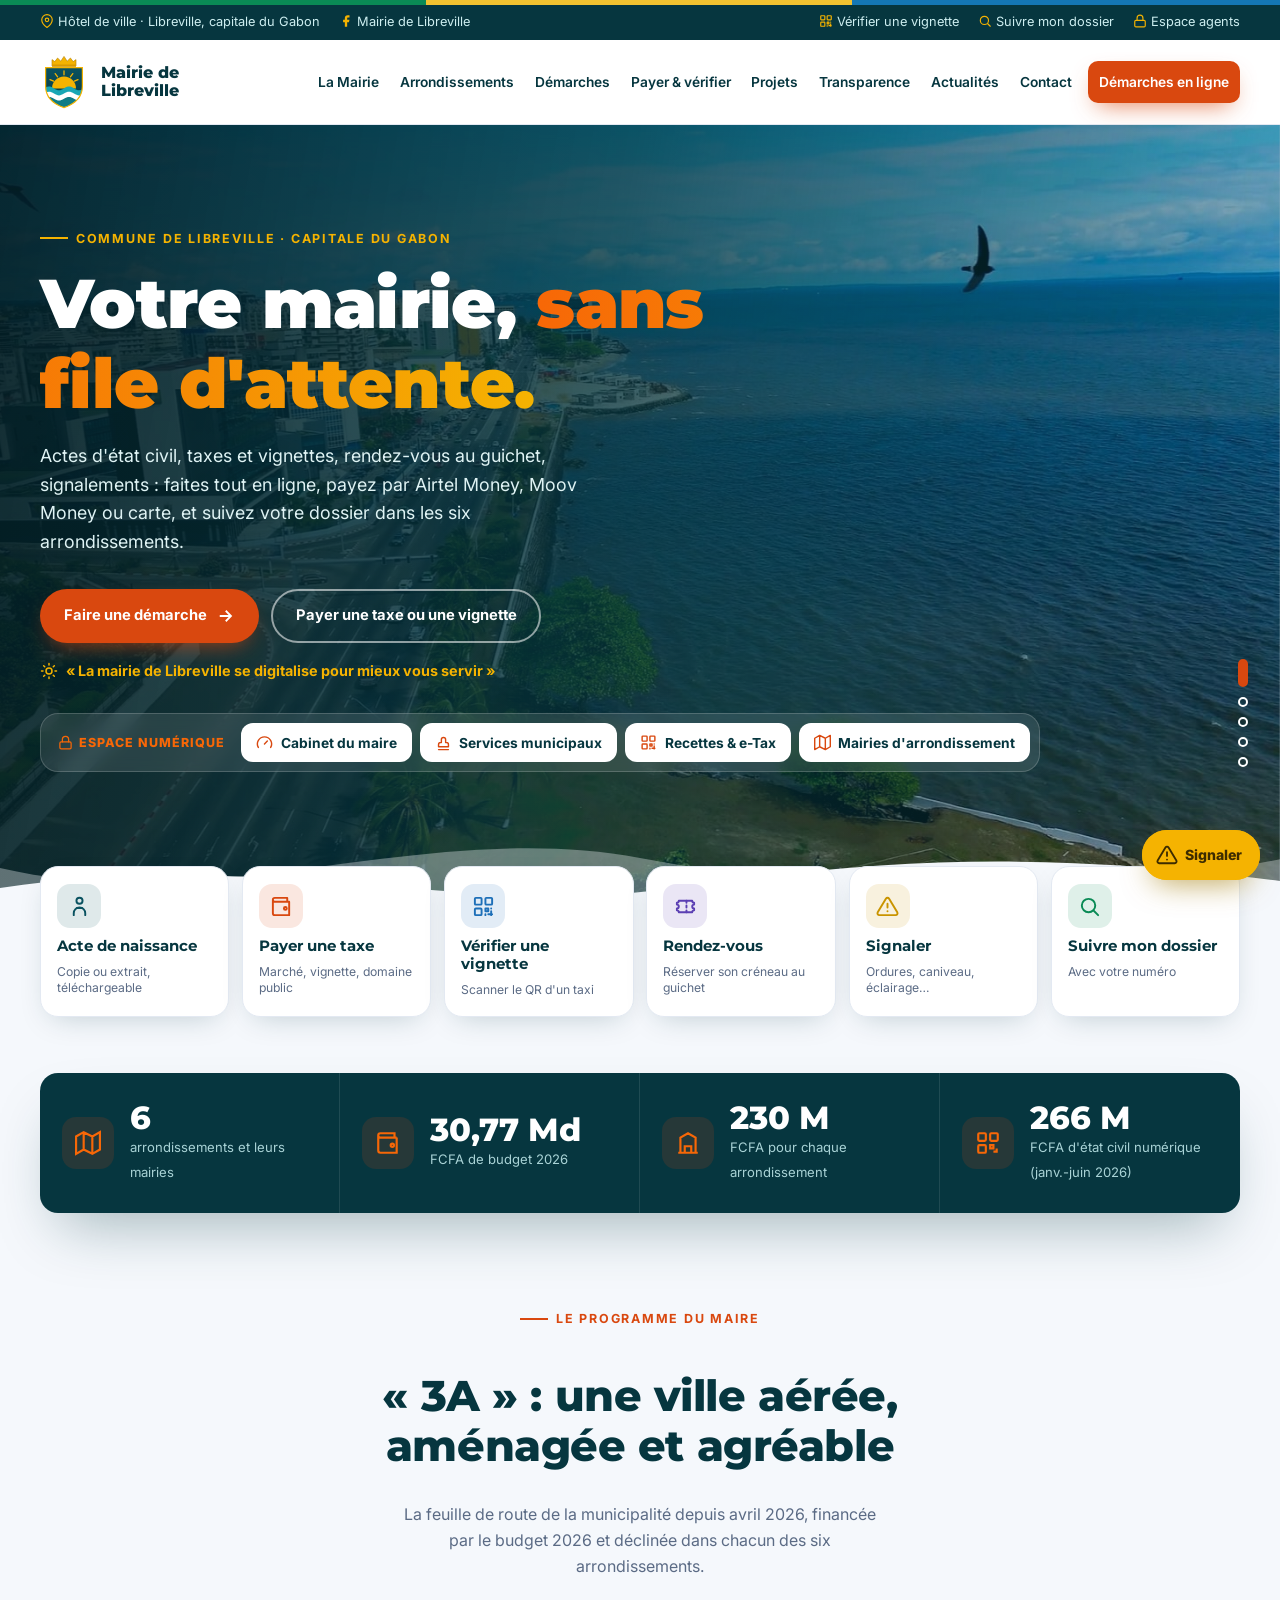
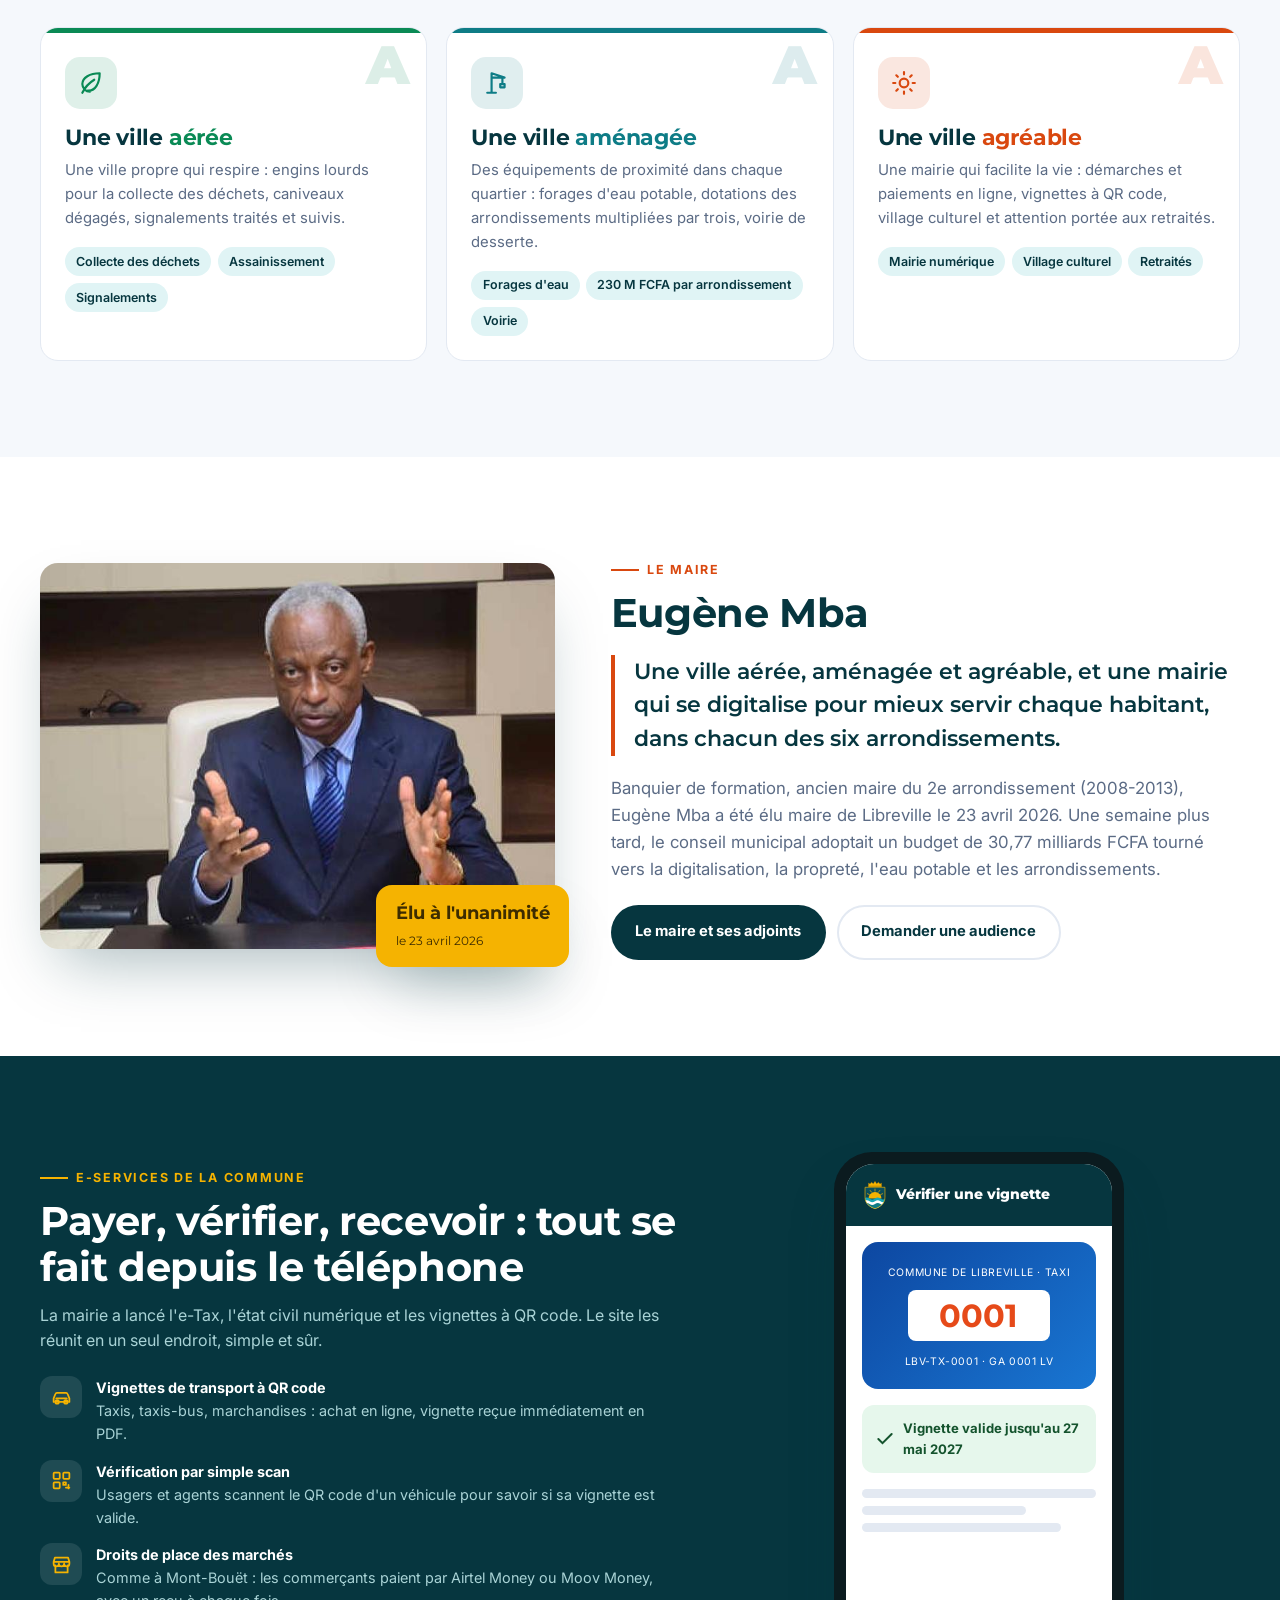
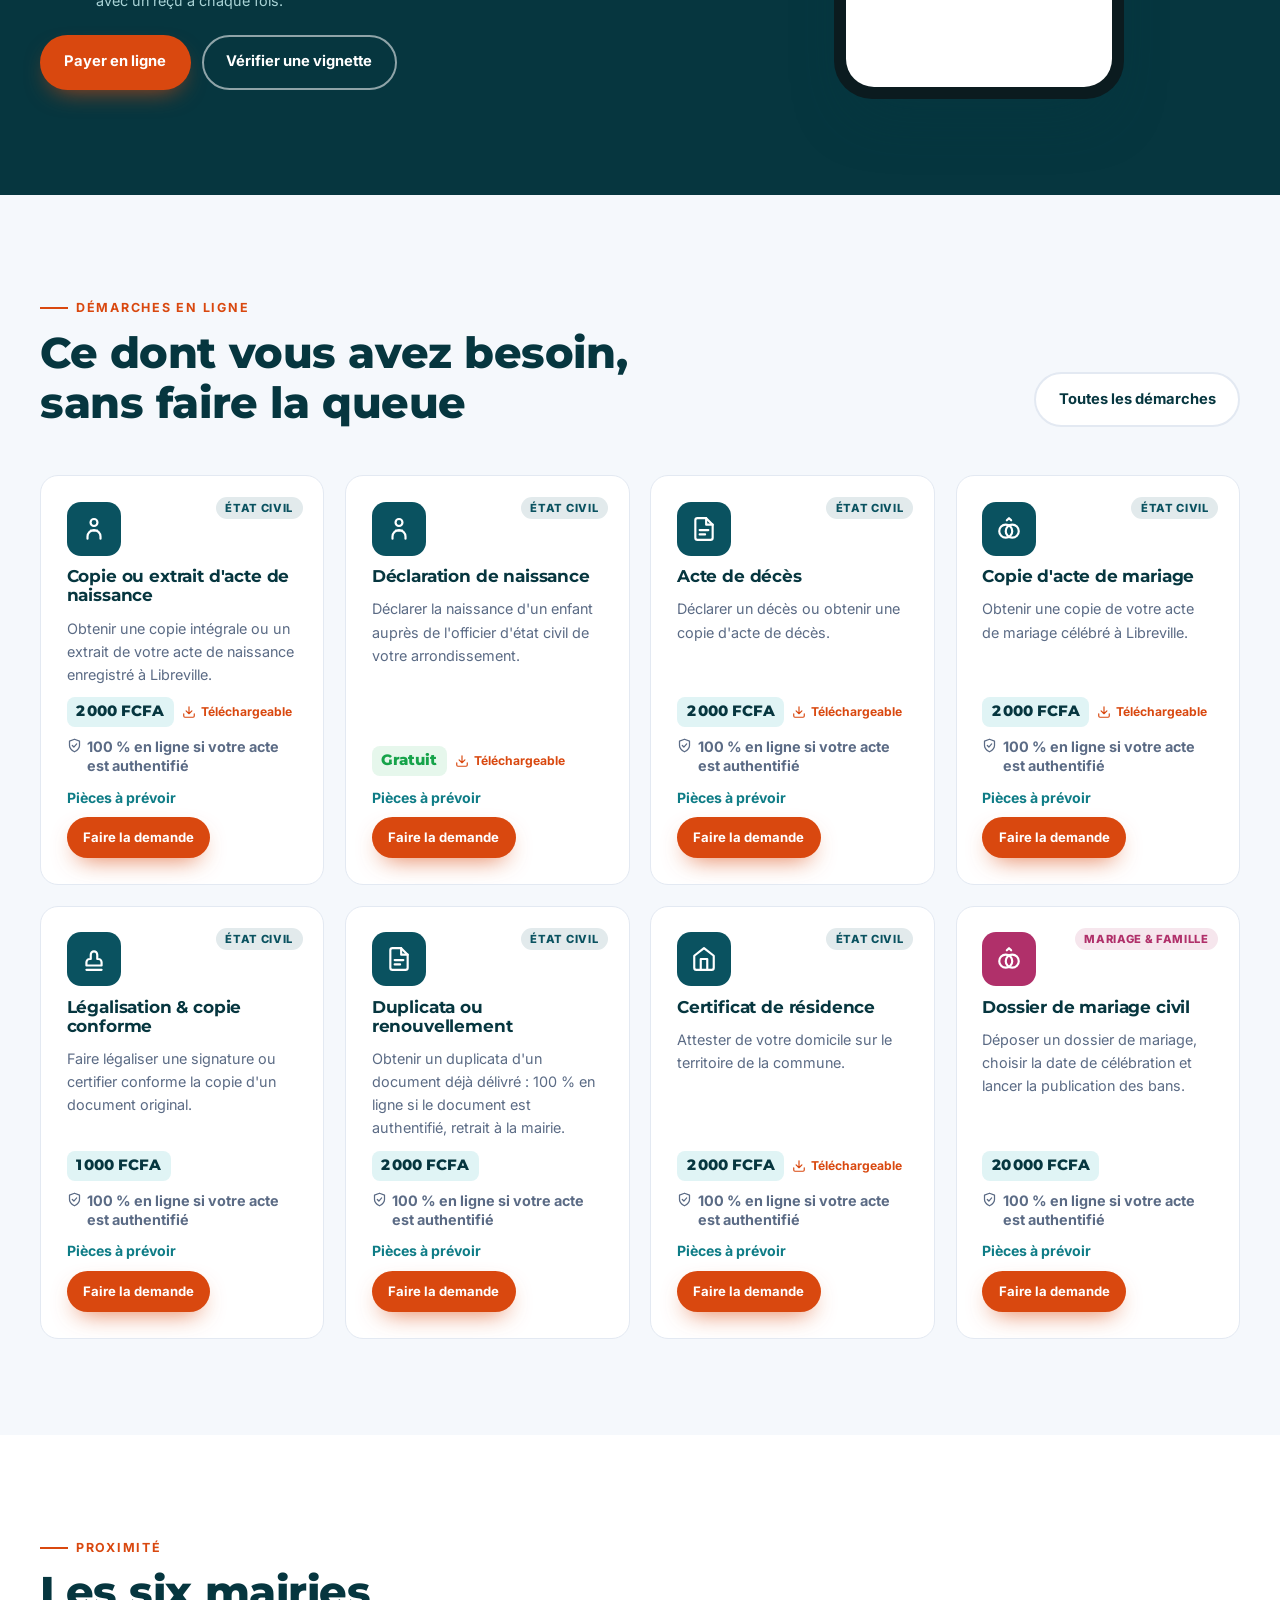
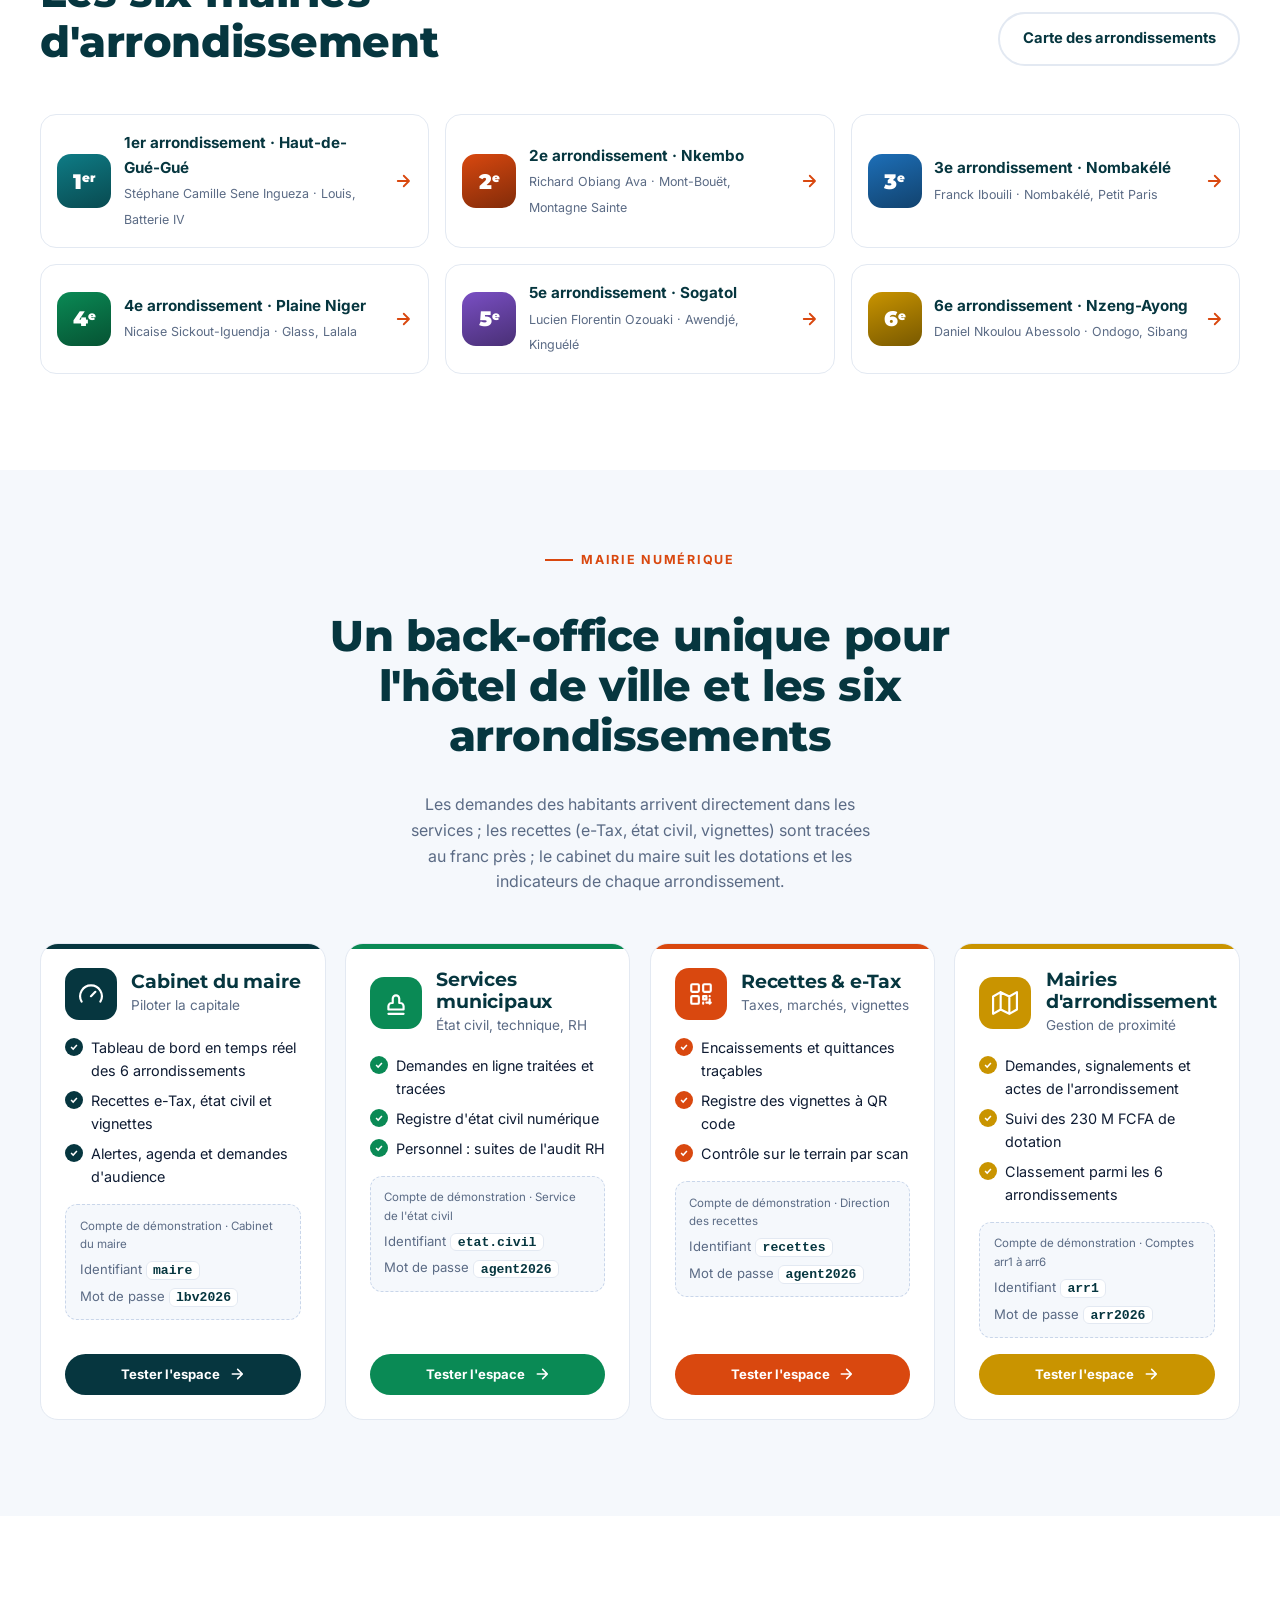
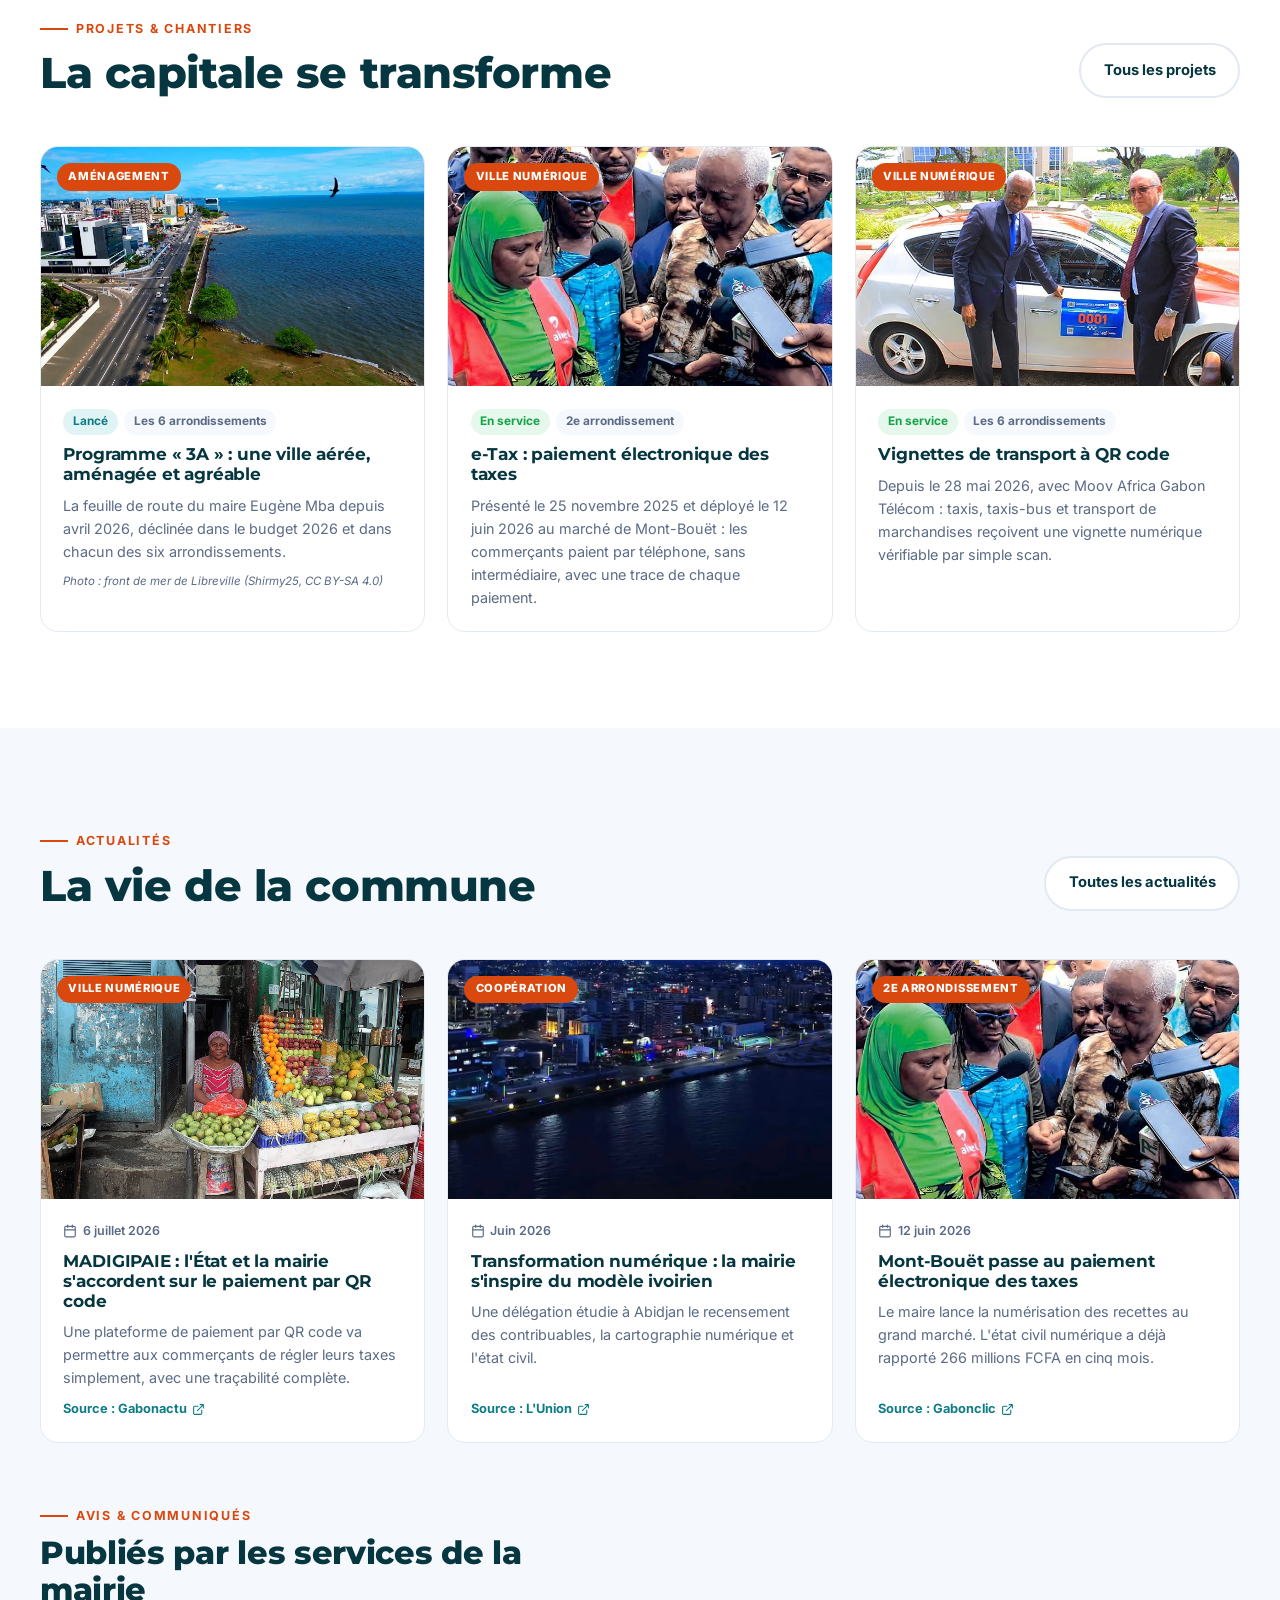
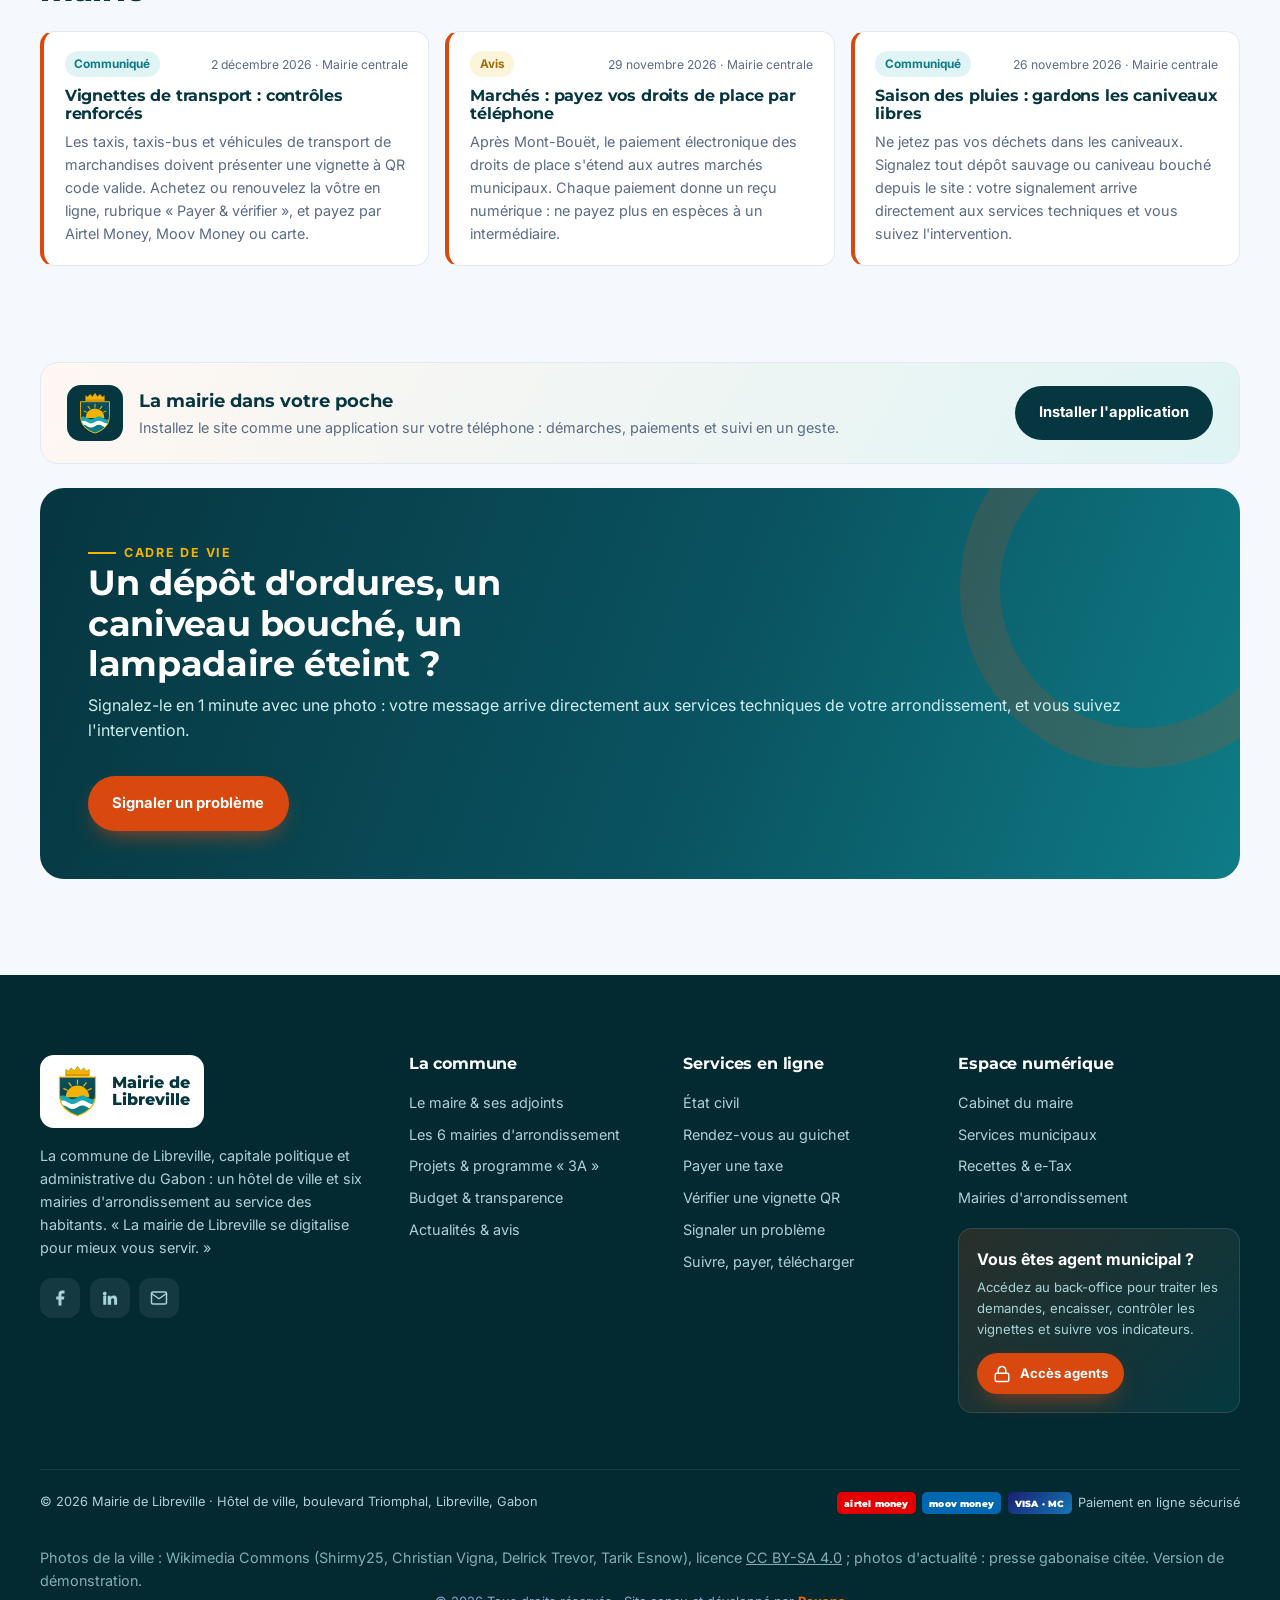
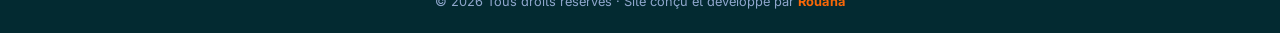
<file: index.html>
<!doctype html>
<html lang="fr">
<head>
<meta charset="utf-8">
<meta name="viewport" content="width=device-width, initial-scale=1, viewport-fit=cover">
<meta name="color-scheme" content="only light">
<meta name="theme-color" content="#06363f">
<title>Mairie de Libreville – Démarches, taxes et vignettes en ligne</title>
<meta name="description" content="Mairie de Libreville, capitale du Gabon : démarches d'état civil en ligne, paiement des taxes et des vignettes à QR code, rendez-vous au guichet, signalements, six mairies d'arrondissement.">
<meta property="og:title" content="Mairie de Libreville">
<meta property="og:description" content="La mairie de Libreville se digitalise pour mieux vous servir : démarches, paiements, vignettes QR, suivi en ligne.">
<meta property="og:image" content="assets/img/front-de-mer.jpg">
<link rel="icon" href="assets/img/logo-lbv.svg">
<link rel="manifest" href="manifest.webmanifest">
<link rel="apple-touch-icon" href="assets/img/icon-192.png">
<link rel="preconnect" href="https://fonts.googleapis.com"><link rel="preconnect" href="https://fonts.gstatic.com" crossorigin>
<link href="https://fonts.googleapis.com/css2?family=Inter:wght@400;500;600;700&family=Montserrat:wght@600;700;800;900&display=swap" rel="stylesheet">
<link rel="stylesheet" href="assets/css/style.css">
</head>
<body data-page="index">
<div class="flagbar"></div>
<div id="site-header"></div>

<section class="hero" style="padding:0">
  <div class="hero-slides">
    <figure class="on"><img src="assets/img/front-de-mer.jpg" alt=""></figure>
    <figure><img src="assets/img/vignette-0001.jpg" alt="" style="object-position:center 30%"></figure>
    <figure><img src="assets/img/bord-de-mer.jpg" alt=""></figure>
    <figure><img src="assets/img/mont-bouet.jpg" alt="" style="object-position:center 25%"></figure>
    <figure><img src="assets/img/voie-express.jpg" alt=""></figure>
  </div>
  <div class="wrap">
    <span class="eyebrow rv">Commune de Libreville · Capitale du Gabon</span>
    <h1 class="rv d1">Votre mairie, <em>sans file d'attente.</em></h1>
    <p class="lead rv d2">Actes d'état civil, taxes et vignettes, rendez-vous au guichet, signalements : faites tout en ligne, payez par Airtel Money, Moov Money ou carte, et suivez votre dossier dans les six arrondissements.</p>
    <div class="cta rv d3">
      <a class="btn btn-orange" href="demarches.html#demande">Faire une démarche <svg viewBox="0 0 24 24" fill="none" stroke="currentColor" stroke-width="2.4"><path d="M5 12h14M13 5l7 7-7 7"/></svg></a>
      <a class="btn btn-ghost" href="payer.html">Payer une taxe ou une vignette</a>
    </div>
    <p class="slogan rv d3"><svg viewBox="0 0 24 24" fill="none" stroke="currentColor" stroke-width="2" stroke-linecap="round"><circle cx="12" cy="12" r="4"/><path d="M12 2v2M12 20v2M4.9 4.9l1.4 1.4M17.7 17.7l1.4 1.4M2 12h2M20 12h2M4.9 19.1l1.4-1.4M17.7 6.3l1.4-1.4"/></svg>« La mairie de Libreville se digitalise pour mieux vous servir »</p>
    <div class="quick rv d3" id="quick-access"></div>
  </div>
  <div class="hero-dots"></div>
  <svg class="wave" viewBox="0 0 1440 110" preserveAspectRatio="none" aria-hidden="true">
    <path d="M0 60 C 240 110 480 10 720 50 S 1200 100 1500 40 V110 H0Z" fill="rgba(245,248,252,.35)"/>
    <path d="M0 80 C 300 40 520 110 760 80 S 1180 40 1500 80 V110 H0Z" fill="#f5f8fc"/>
  </svg>
</section>

<section class="do-sec"><div class="wrap">
  <div class="do-grid" id="do-grid"></div>
</div></section>

<div class="stats" style="margin-top:2.5rem"><div class="wrap"><div class="grid">
  <div class="stat"><div class="ic"><svg viewBox="0 0 24 24" fill="none" stroke="currentColor" stroke-width="2"><path d="M1 6v16l7-4 8 4 7-4V2l-7 4-8-4-7 4zM8 2v16M16 6v16"/></svg></div><div><b data-count="6">0</b><span>arrondissements et leurs mairies</span></div></div>
  <div class="stat"><div class="ic"><svg viewBox="0 0 24 24" fill="none" stroke="currentColor" stroke-width="2"><path d="M20 7H5a2 2 0 010-4h13v4M3 5v14a2 2 0 002 2h15V7"/><circle cx="16" cy="14" r="1.5"/></svg></div><div><b data-count="30.77" data-dec="2" data-suffix=" Md">0</b><span>FCFA de budget 2026</span></div></div>
  <div class="stat"><div class="ic"><svg viewBox="0 0 24 24" fill="none" stroke="currentColor" stroke-width="2"><path d="M3 21h18M5 21V7l7-4 7 4v14M9 21v-6h6v6"/></svg></div><div><b data-count="230" data-suffix=" M">0</b><span>FCFA pour chaque arrondissement</span></div></div>
  <div class="stat"><div class="ic"><svg viewBox="0 0 24 24" fill="none" stroke="currentColor" stroke-width="2"><rect x="3" y="3" width="7" height="7" rx="1"/><rect x="14" y="3" width="7" height="7" rx="1"/><rect x="3" y="14" width="7" height="7" rx="1"/><path d="M14 14h3v3h-3zM17 20h4M20 17v4"/></svg></div><div><b data-count="266" data-suffix=" M">0</b><span>FCFA d'état civil numérique (janv.-juin 2026)</span></div></div>
</div></div></div>

<section>
  <div class="wrap">
    <div class="center"><div class="sec-head"><span class="eyebrow rv">Le programme du maire</span><h2 class="rv d1">« 3A » : une ville aérée, aménagée et agréable</h2><p class="rv d2">La feuille de route de la municipalité depuis avril 2026, financée par le budget 2026 et déclinée dans chacun des six arrondissements.</p></div></div>
    <div class="p3a" id="p3a"></div>
  </div>
</section>

<section class="bg-white">
  <div class="wrap mot">
    <div class="ph rv"><img src="assets/img/maire.jpg" alt="Eugène Mba, maire de Libreville" style="object-position:center 30%"><div class="badge"><b>Élu à l'unanimité</b><span>le 23 avril 2026</span></div></div>
    <div>
      <span class="eyebrow rv">Le maire</span>
      <h2 class="rv d1" style="font-size:clamp(1.7rem,3.2vw,2.5rem);color:var(--navy);margin-top:.6rem">Eugène Mba</h2>
      <blockquote class="rv d2">Une ville aérée, aménagée et agréable, et une mairie qui se digitalise pour mieux servir chaque habitant, dans chacun des six arrondissements.</blockquote>
      <p class="lead-p rv d2">Banquier de formation, ancien maire du 2e arrondissement (2008-2013), Eugène Mba a été élu maire de Libreville le 23 avril 2026. Une semaine plus tard, le conseil municipal adoptait un budget de 30,77 milliards FCFA tourné vers la digitalisation, la propreté, l'eau potable et les arrondissements.</p>
      <div class="cta rv d3" style="display:flex;gap:.7rem;flex-wrap:wrap;margin-top:1.4rem"><a class="btn btn-navy" href="mairie.html">Le maire et ses adjoints</a><a class="btn btn-line" href="demarches.html?d=audience#demande">Demander une audience</a></div>
    </div>
  </div>
</section>

<section class="bg-navy">
  <div class="wrap eserv">
    <div>
      <span class="eyebrow">e-Services de la commune</span>
      <h2>Payer, vérifier, recevoir : tout se fait depuis le téléphone</h2>
      <p>La mairie a lancé l'e-Tax, l'état civil numérique et les vignettes à QR code. Le site les réunit en un seul endroit, simple et sûr.</p>
      <div class="feats">
        <div class="feat"><span class="i"><svg viewBox="0 0 24 24" fill="none" stroke="currentColor" stroke-width="2" stroke-linecap="round" stroke-linejoin="round"><path d="M5 17h14M3 17v-4l2-5a2 2 0 012-1.3h10A2 2 0 0119 8l2 5v4M6 13h12"/><circle cx="7" cy="17" r="2"/><circle cx="17" cy="17" r="2"/></svg></span><span><b>Vignettes de transport à QR code</b><span>Taxis, taxis-bus, marchandises : achat en ligne, vignette reçue immédiatement en PDF.</span></span></div>
        <div class="feat"><span class="i"><svg viewBox="0 0 24 24" fill="none" stroke="currentColor" stroke-width="2" stroke-linecap="round" stroke-linejoin="round"><rect x="3" y="3" width="7" height="7" rx="1"/><rect x="14" y="3" width="7" height="7" rx="1"/><rect x="3" y="14" width="7" height="7" rx="1"/><path d="M14 14h3v3h-3zM17 20h4M20 17v4"/></svg></span><span><b>Vérification par simple scan</b><span>Usagers et agents scannent le QR code d'un véhicule pour savoir si sa vignette est valide.</span></span></div>
        <div class="feat"><span class="i"><svg viewBox="0 0 24 24" fill="none" stroke="currentColor" stroke-width="2" stroke-linecap="round" stroke-linejoin="round"><path d="M3 9l1.5-5h15L21 9M3 9h18v2a3 3 0 01-6 0 3 3 0 01-6 0 3 3 0 01-6 0zM5 13v8h14v-8"/></svg></span><span><b>Droits de place des marchés</b><span>Comme à Mont-Bouët : les commerçants paient par Airtel Money ou Moov Money, avec un reçu à chaque fois.</span></span></div>
      </div>
      <div style="display:flex;gap:.7rem;flex-wrap:wrap"><a class="btn btn-orange" href="payer.html">Payer en ligne</a><a class="btn btn-ghost" href="payer.html#verifier">Vérifier une vignette</a></div>
    </div>
    <div class="phone" aria-hidden="true"><div class="screen">
      <div class="bar"><img src="assets/img/logo-lbv.svg" alt="">Vérifier une vignette</div>
      <div class="vig"><small>Commune de Libreville · Taxi</small><b>0001</b><small>LBV-TX-0001 · GA 0001 LV</small></div>
      <div class="ok"><svg viewBox="0 0 24 24" fill="none" stroke="currentColor" stroke-width="2.4" stroke-linecap="round"><path d="M20 6L9 17l-5-5"/></svg>Vignette valide jusqu'au 27 mai 2027</div>
      <div class="lines"><i></i><i></i><i></i></div>
    </div></div>
  </div>
</section>

<section>
  <div class="wrap">
    <div class="sec-head">
      <div><span class="eyebrow rv">Démarches en ligne</span><h2 class="rv d1">Ce dont vous avez besoin, sans faire la queue</h2></div>
      <a class="btn btn-line rv" href="demarches.html">Toutes les démarches</a>
    </div>
    <div class="cards swipe" id="dem-grid" data-limit="8"></div>
    <p class="swipe-hint">Faites glisser pour voir plus →</p>
  </div>
</section>

<section class="bg-white">
  <div class="wrap">
    <div class="sec-head"><div><span class="eyebrow rv">Proximité</span><h2 class="rv d1">Les six mairies d'arrondissement</h2></div><a class="btn btn-line rv" href="arrondissements.html">Carte des arrondissements</a></div>
    <div class="arr-minis" id="arr-home"></div>
  </div>
</section>

<section class="espace-sec" id="espace-numerique">
  <div class="wrap">
    <div class="center"><div class="sec-head"><span class="eyebrow rv">Mairie numérique</span><h2 class="rv d1">Un back-office unique pour l'hôtel de ville et les six arrondissements</h2><p class="rv d2">Les demandes des habitants arrivent directement dans les services ; les recettes (e-Tax, état civil, vignettes) sont tracées au franc près ; le cabinet du maire suit les dotations et les indicateurs de chaque arrondissement.</p></div></div>
    <div class="access" id="access-cards"></div>
  </div>
</section>

<section class="bg-white">
  <div class="wrap">
    <div class="sec-head">
      <div><span class="eyebrow rv">Projets & chantiers</span><h2 class="rv d1">La capitale se transforme</h2></div>
      <a class="btn btn-line rv" href="projets.html">Tous les projets</a>
    </div>
    <div class="news swipe" id="proj-grid" data-limit="3"></div>
    <p class="swipe-hint">Faites glisser pour voir plus →</p>
  </div>
</section>

<section>
  <div class="wrap">
    <div class="sec-head">
      <div><span class="eyebrow rv">Actualités</span><h2 class="rv d1">La vie de la commune</h2></div>
      <a class="btn btn-line rv" href="actualites.html">Toutes les actualités</a>
    </div>
    <div class="news swipe" id="news" data-limit="3"></div>
    <p class="swipe-hint">Faites glisser pour voir plus →</p>
    <div class="sec-head" style="margin:3.5rem 0 1.4rem"><div><span class="eyebrow rv">Avis & communiqués</span><h2 class="rv d1" style="font-size:clamp(1.4rem,2.6vw,2rem)">Publiés par les services de la mairie</h2></div></div>
    <div class="avis-list" id="avis" data-limit="3"></div>
  </div>
</section>

<section style="padding-top:0">
  <div class="wrap">
    <div class="install rv">
      <div class="t"><img src="assets/img/logo-lbv.svg" alt=""><span><b>La mairie dans votre poche</b><span>Installez le site comme une application sur votre téléphone : démarches, paiements et suivi en un geste.</span></span></div>
      <button class="btn btn-navy" type="button" data-install>Installer l'application</button>
    </div>
    <div class="band rv" style="margin-top:1.5rem">
      <div><span class="eyebrow">Cadre de vie</span><h2>Un dépôt d'ordures, un caniveau bouché, un lampadaire éteint ?</h2><p>Signalez-le en 1 minute avec une photo : votre message arrive directement aux services techniques de votre arrondissement, et vous suivez l'intervention.</p></div>
      <a class="btn btn-orange" href="demarches.html?d=signalement#demande">Signaler un problème</a>
    </div>
  </div>
</section>

<div id="site-footer"></div>
<script src="assets/js/data.js"></script>
<script src="assets/js/config.js"></script>
<script src="assets/js/store.js"></script>
<script src="assets/js/main.js"></script>
</body>
</html>
</file>
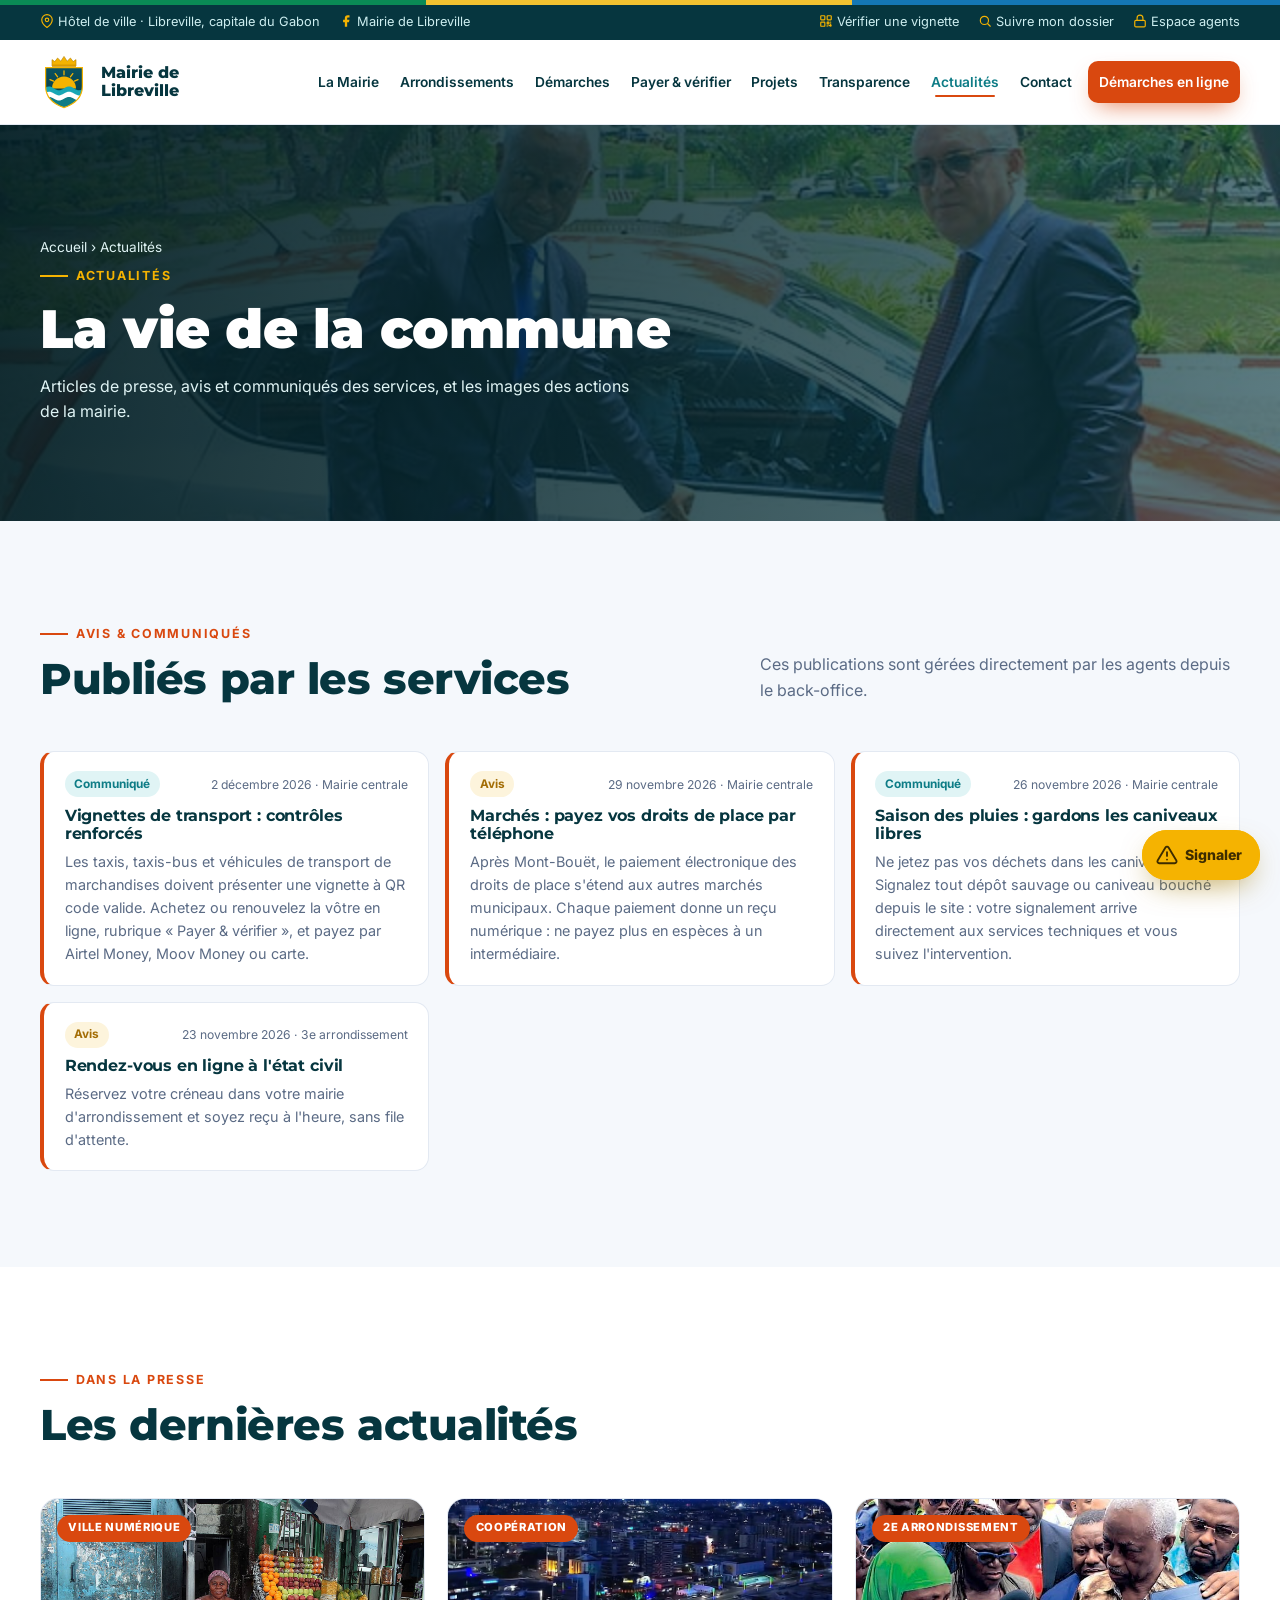
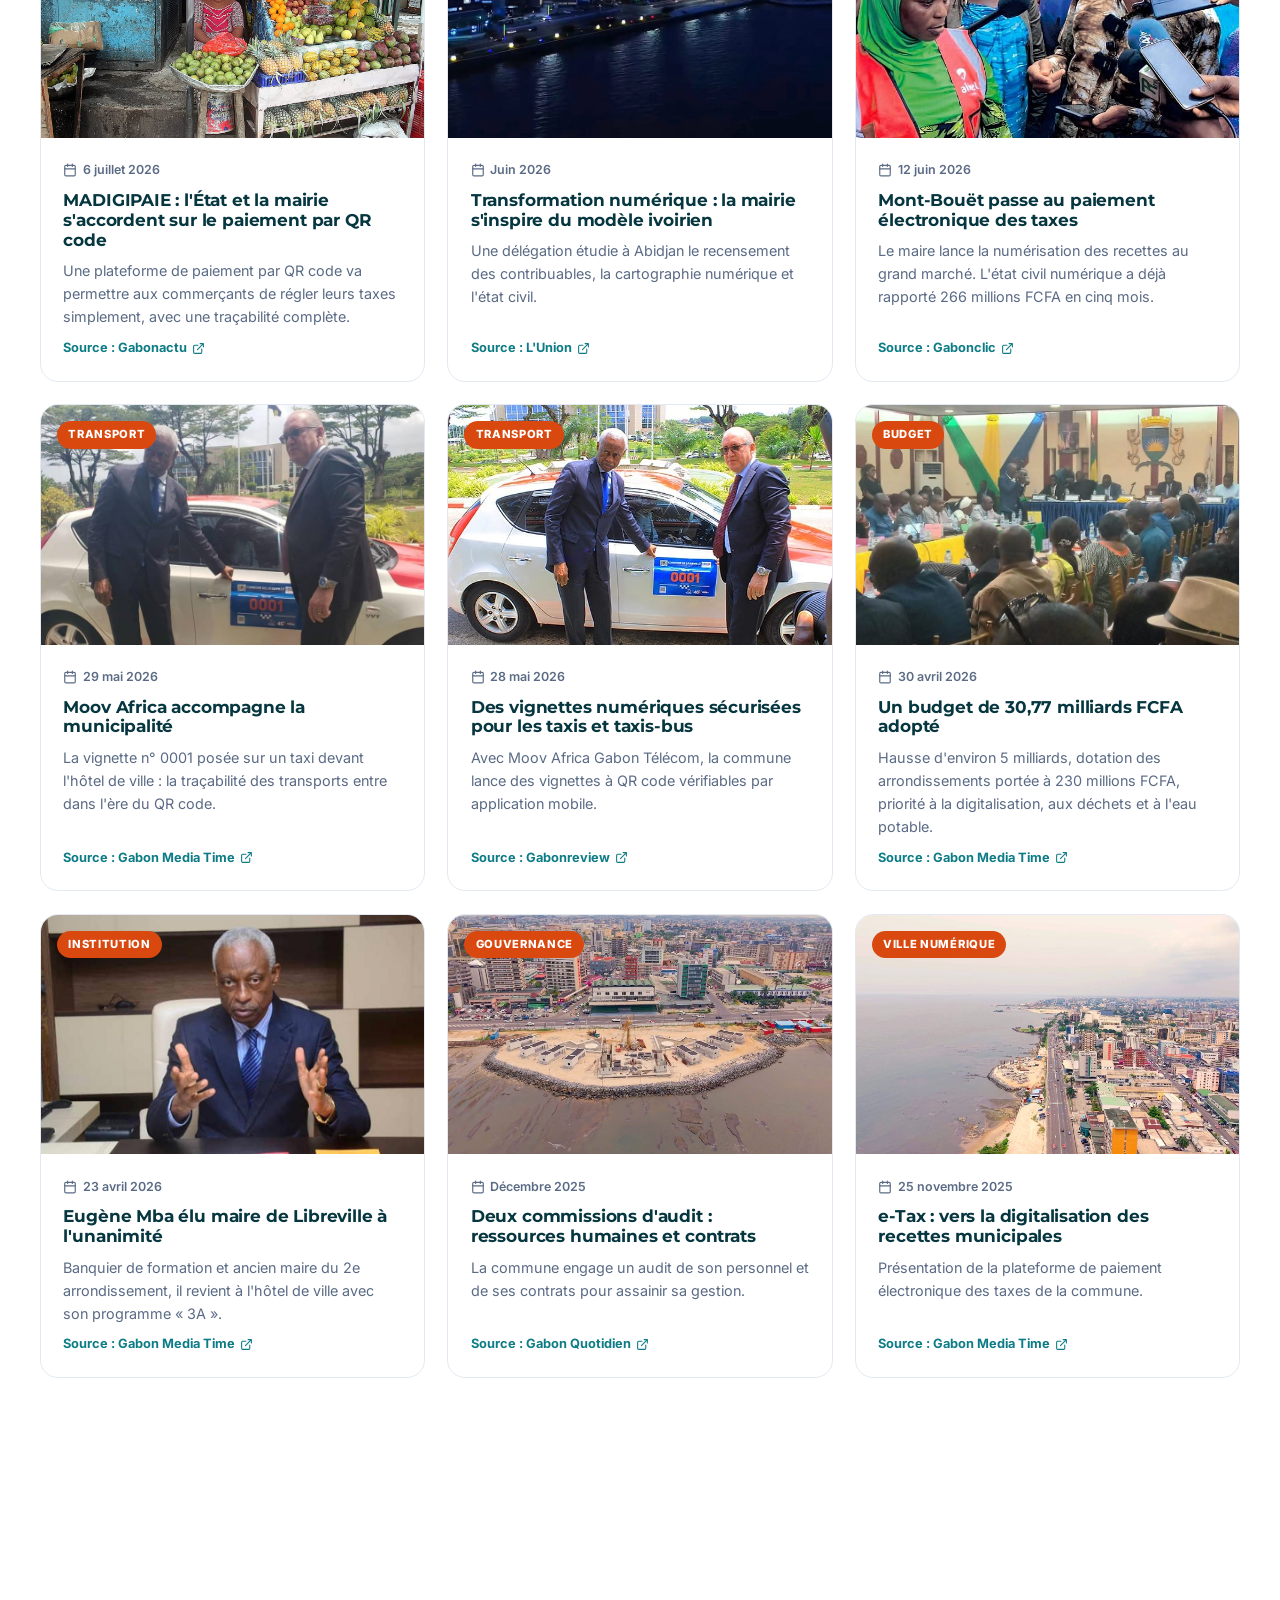
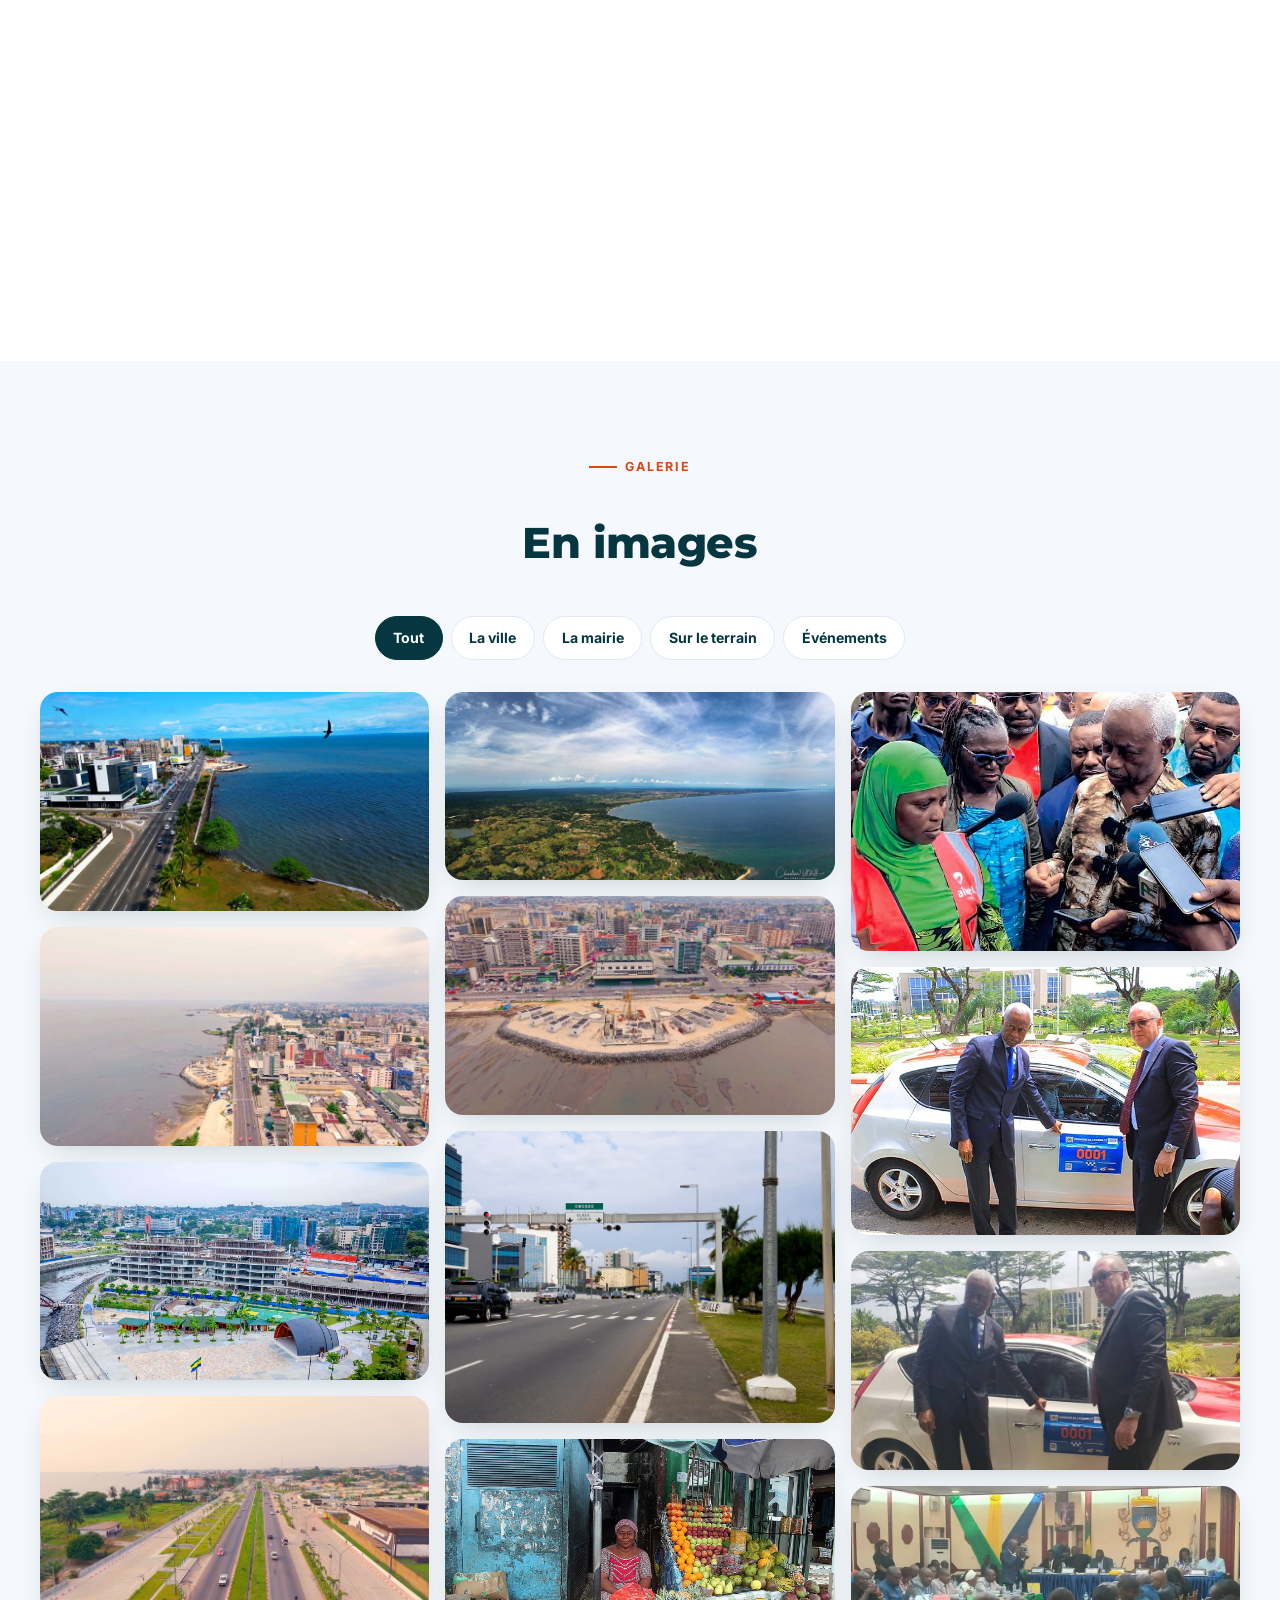
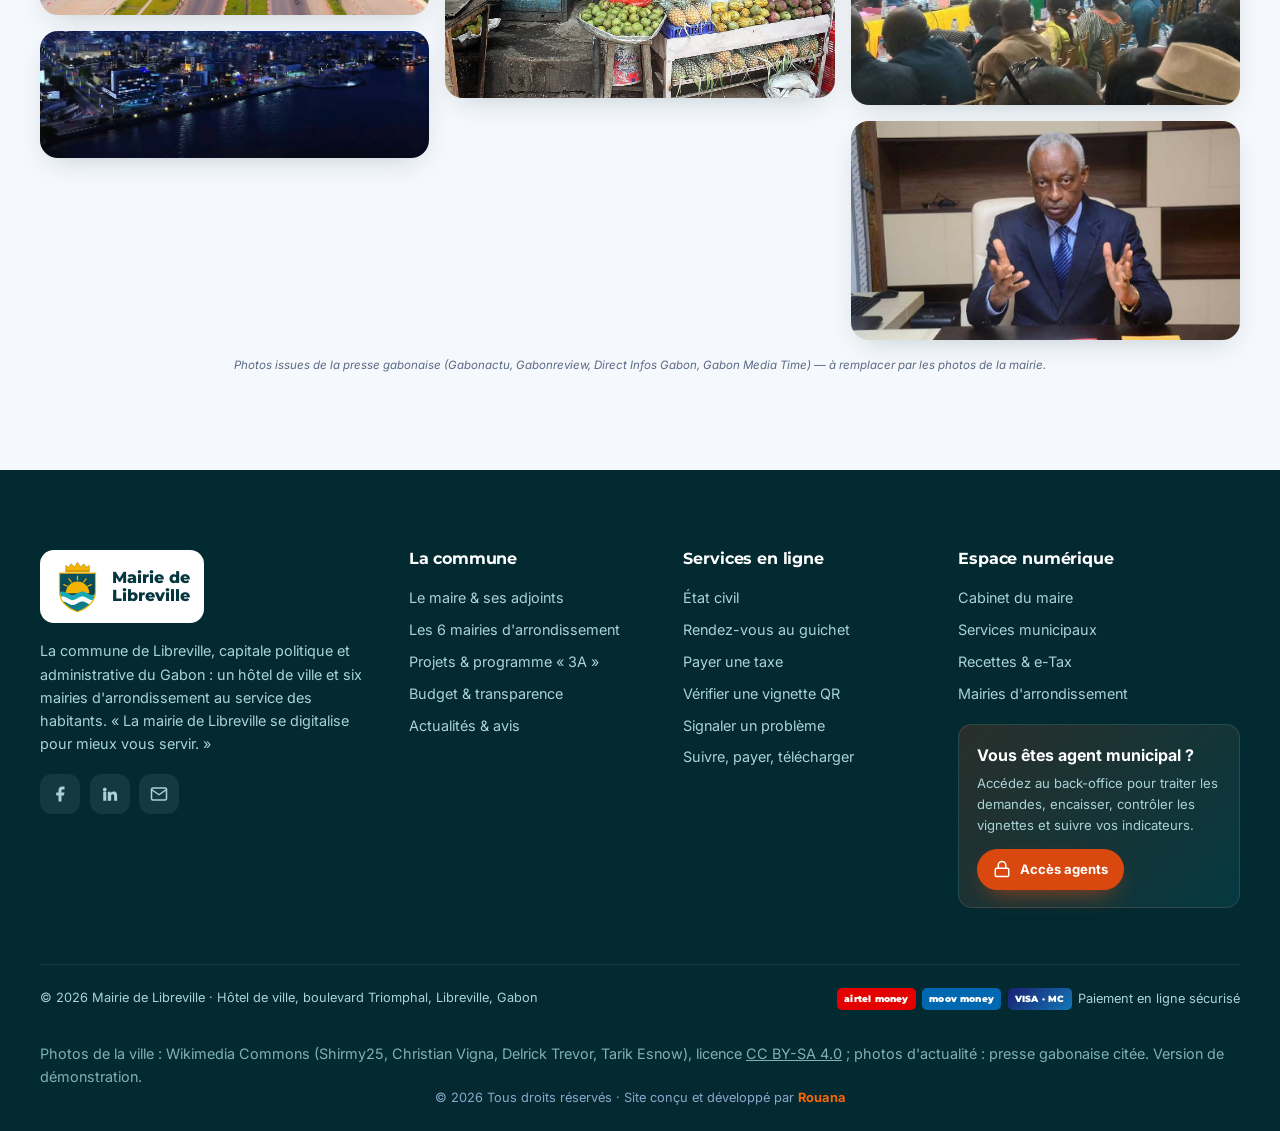
<file: actualites.html>
<!doctype html>
<html lang="fr">
<head>
<meta charset="utf-8">
<meta name="viewport" content="width=device-width, initial-scale=1, viewport-fit=cover">
<meta name="color-scheme" content="only light">
<meta name="theme-color" content="#06363f">
<title>Actualités – Mairie de Libreville</title>
<meta name="description" content="Actualités, avis et communiqués de la Mairie de Libreville, galerie photos.">
<meta property="og:title" content="Actualités – Mairie de Libreville">
<meta property="og:description" content="Actualités, avis et communiqués de la Mairie de Libreville, galerie photos.">
<meta property="og:image" content="assets/img/vignettes-lancement.jpg">
<link rel="icon" href="assets/img/logo-lbv.svg">
<link rel="manifest" href="manifest.webmanifest">
<link rel="apple-touch-icon" href="assets/img/icon-192.png">
<link rel="preconnect" href="https://fonts.googleapis.com"><link rel="preconnect" href="https://fonts.gstatic.com" crossorigin>
<link href="https://fonts.googleapis.com/css2?family=Inter:wght@400;500;600;700&family=Montserrat:wght@600;700;800;900&display=swap" rel="stylesheet">
<link rel="stylesheet" href="assets/css/style.css">
</head>
<body data-page="actualites">
<div class="flagbar"></div>
<div id="site-header"></div>

<section class="page-hero">
  <img class="bg" src="assets/img/vignettes-lancement.jpg" alt="" style="object-position:center 30%">
  <div class="wrap">
    <p class="crumbs"><a href="index.html">Accueil</a> › Actualités</p>
    <span class="eyebrow">Actualités</span>
    <h1>La vie de la commune</h1>
    <p>Articles de presse, avis et communiqués des services, et les images des actions de la mairie.</p>
  </div>
</section>

<section>
  <div class="wrap">
    <div class="sec-head"><div><span class="eyebrow rv">Avis & communiqués</span><h2 class="rv d1">Publiés par les services</h2></div><p class="rv d2">Ces publications sont gérées directement par les agents depuis le back-office.</p></div>
    <div class="avis-list" id="avis"></div>
  </div>
</section>
<section class="bg-white">
  <div class="wrap">
    <div class="sec-head"><div><span class="eyebrow rv">Dans la presse</span><h2 class="rv d1">Les dernières actualités</h2></div></div>
    <div class="news" id="news"></div>
  </div>
</section>
<section>
  <div class="wrap">
    <div class="center"><div class="sec-head"><span class="eyebrow rv">Galerie</span><h2 class="rv d1">En images</h2></div></div>
    <div class="filters" id="gallery-filters"></div>
    <div class="gallery" id="gallery"></div>
    <p class="imgnote center" style="margin-top:1rem">Photos issues de la presse gabonaise (Gabonactu, Gabonreview, Direct Infos Gabon, Gabon Media Time) — à remplacer par les photos de la mairie.</p>
  </div>
</section>

<div id="site-footer"></div>
<script src="assets/js/data.js"></script>
<script src="assets/js/config.js"></script>
<script src="assets/js/store.js"></script>
<script src="assets/js/main.js"></script>
</body>
</html>
</file>
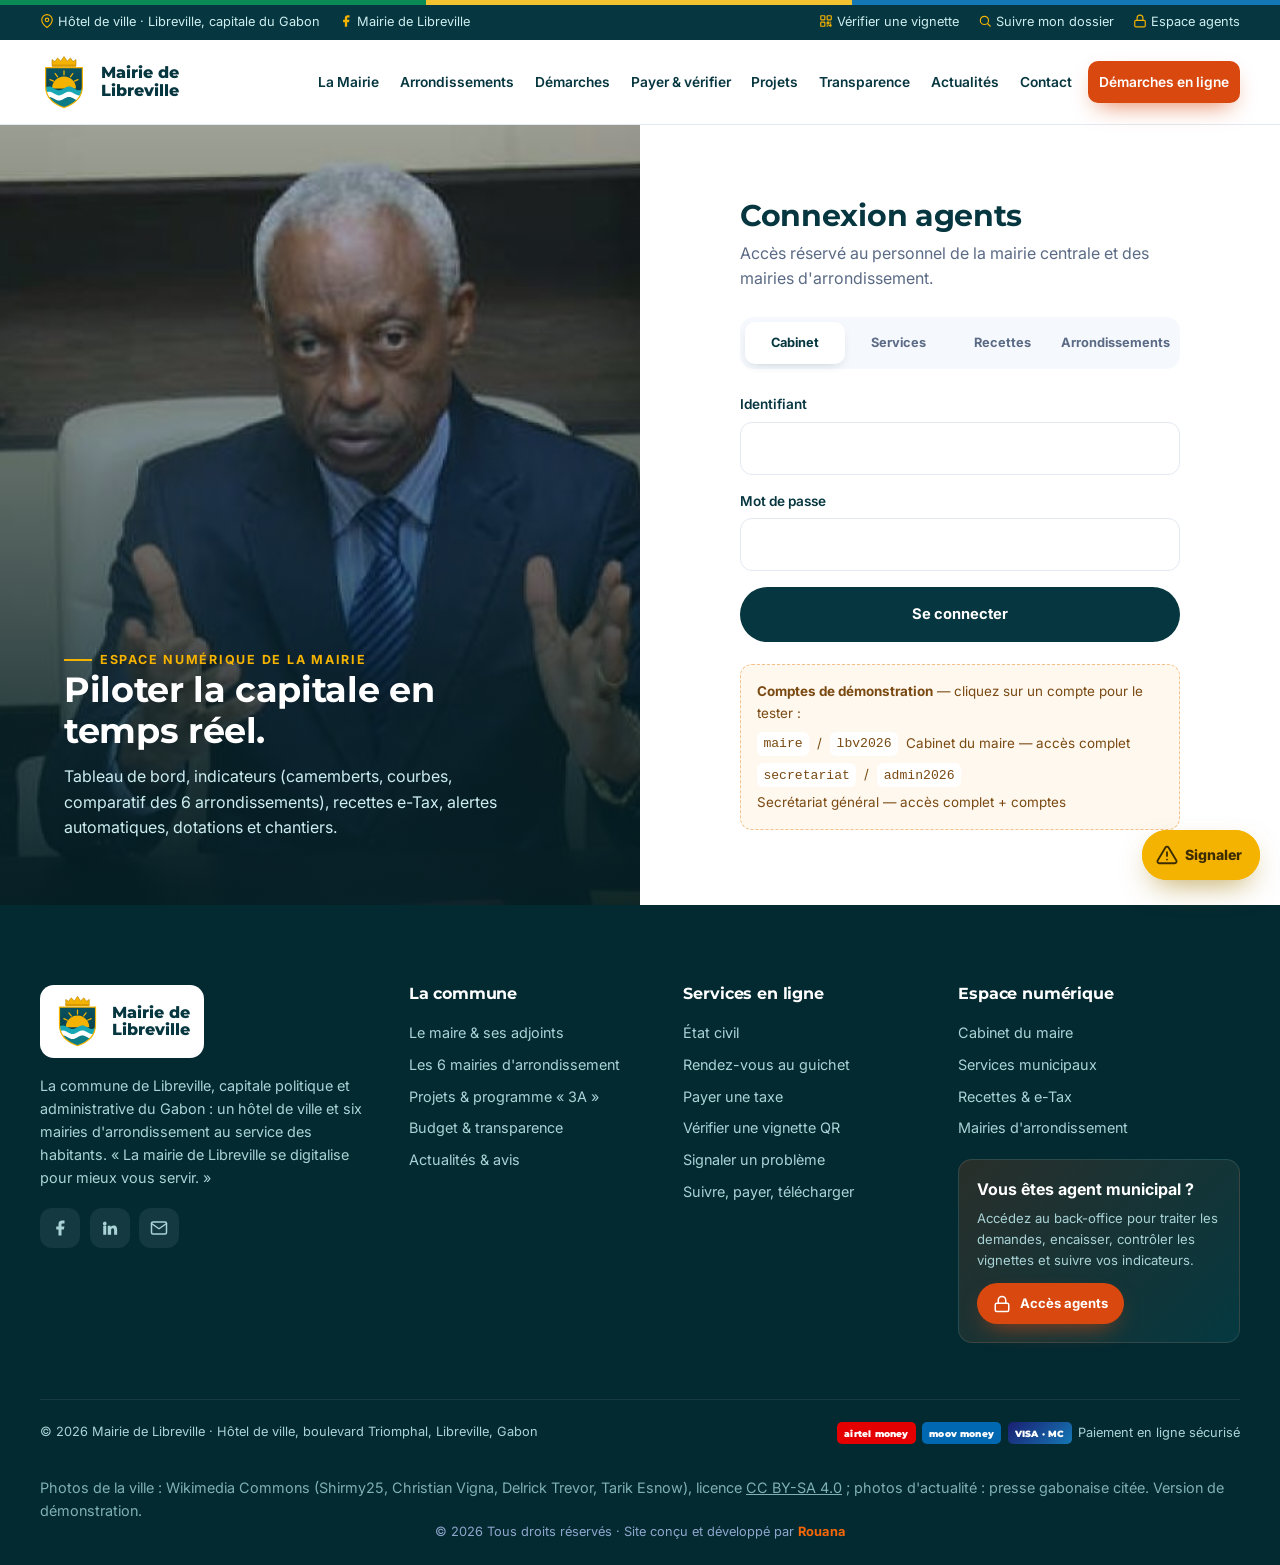
<file: agents.html>
<!doctype html>
<html lang="fr">
<head>
<meta charset="utf-8">
<meta name="viewport" content="width=device-width, initial-scale=1, viewport-fit=cover">
<meta name="color-scheme" content="only light">
<meta name="theme-color" content="#06363f">
<title>Back-office – Mairie de Libreville</title>
<meta name="robots" content="noindex">
<link rel="icon" href="assets/img/logo-lbv.svg">
<link rel="manifest" href="manifest.webmanifest">
<link rel="apple-touch-icon" href="assets/img/icon-192.png">
<link rel="preconnect" href="https://fonts.googleapis.com"><link rel="preconnect" href="https://fonts.gstatic.com" crossorigin>
<link href="https://fonts.googleapis.com/css2?family=Inter:wght@400;500;600;700&family=Montserrat:wght@600;700;800;900&display=swap" rel="stylesheet">
<link rel="stylesheet" href="assets/css/style.css">
</head>
<body data-page="portal">
<div class="app">
  <aside class="sidebar" id="sb"></aside>
  <main class="app-main">
    <div class="app-top">
      <div style="display:flex;gap:.8rem;align-items:center"><button class="sb-toggle" id="sbt" aria-label="Menu"><svg width="22" height="22" viewBox="0 0 24 24" fill="none" stroke="currentColor" stroke-width="2" stroke-linecap="round"><path d="M3 6h18M3 12h18M3 18h18"/></svg></button><button class="tbtn back" id="vback" hidden aria-label="Retour"><svg viewBox="0 0 24 24" fill="none" stroke="currentColor" stroke-width="2.4" stroke-linecap="round" stroke-linejoin="round"><path d="M19 12H5M12 19l-7-7 7-7"/></svg><span>Retour</span></button><div><h1 id="vt"></h1><p id="vs"></p></div></div>
      <div class="top-actions"><div class="who" id="who"></div><a class="tbtn" href="index.html" title="Retour au site" aria-label="Retour au site"><svg viewBox="0 0 24 24" fill="none" stroke="currentColor" stroke-width="2" stroke-linecap="round" stroke-linejoin="round"><path d="M3 9l9-7 9 7v11a2 2 0 01-2 2H5a2 2 0 01-2-2z"/><path d="M9 22V12h6v10"/></svg><span>Site</span></a><button class="tbtn out" id="quit" title="Se déconnecter et quitter" aria-label="Sortir"><svg viewBox="0 0 24 24" fill="none" stroke="currentColor" stroke-width="2" stroke-linecap="round" stroke-linejoin="round"><path d="M9 21H5a2 2 0 01-2-2V5a2 2 0 012-2h4M16 17l5-5-5-5M21 12H9"/></svg><span>Sortir</span></button></div>
    </div>
    <div id="views"></div>
    <p class="notice"></p>
  </main>
</div>
<script src="assets/js/data.js"></script>
<script src="assets/js/config.js"></script>
<script src="assets/js/store.js"></script>
<script src="assets/js/main.js"></script>
<script src="assets/js/portal.js"></script>
<script>P.boot();</script>
</body>
</html>
</file>
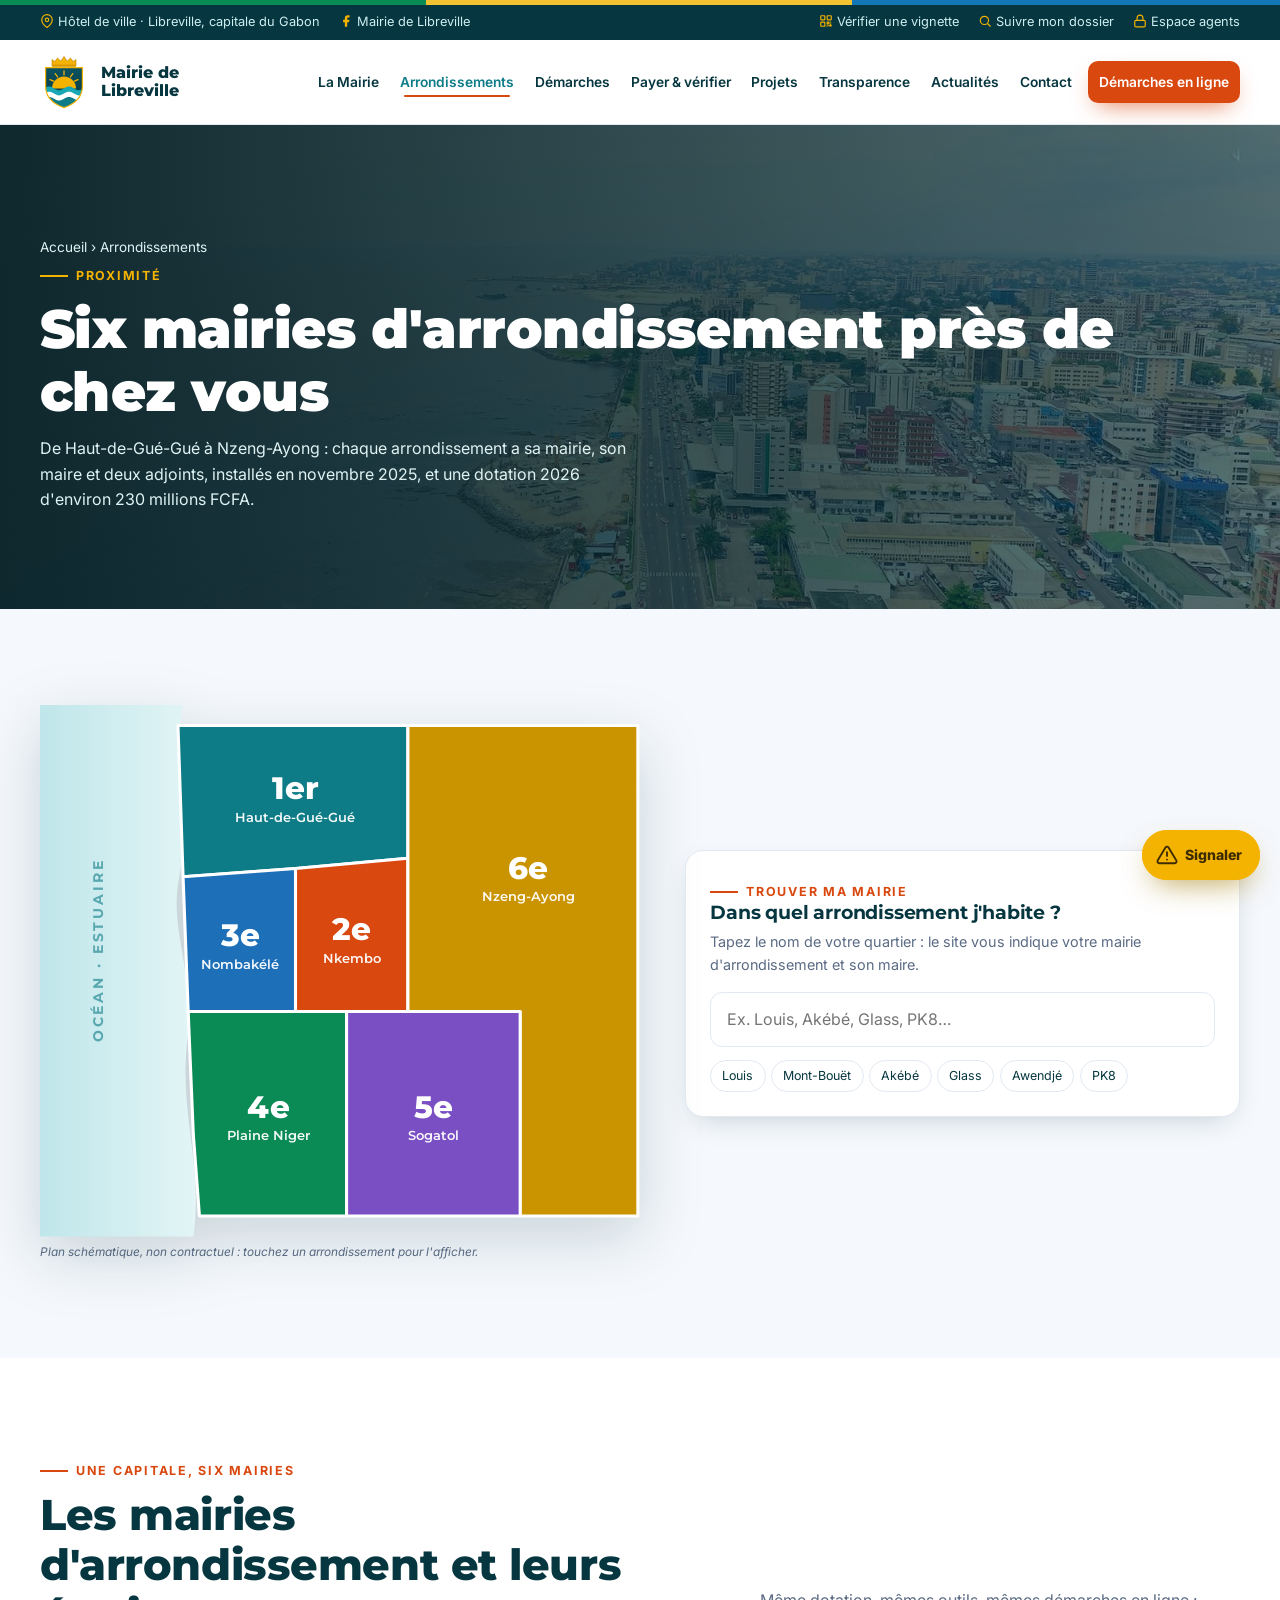
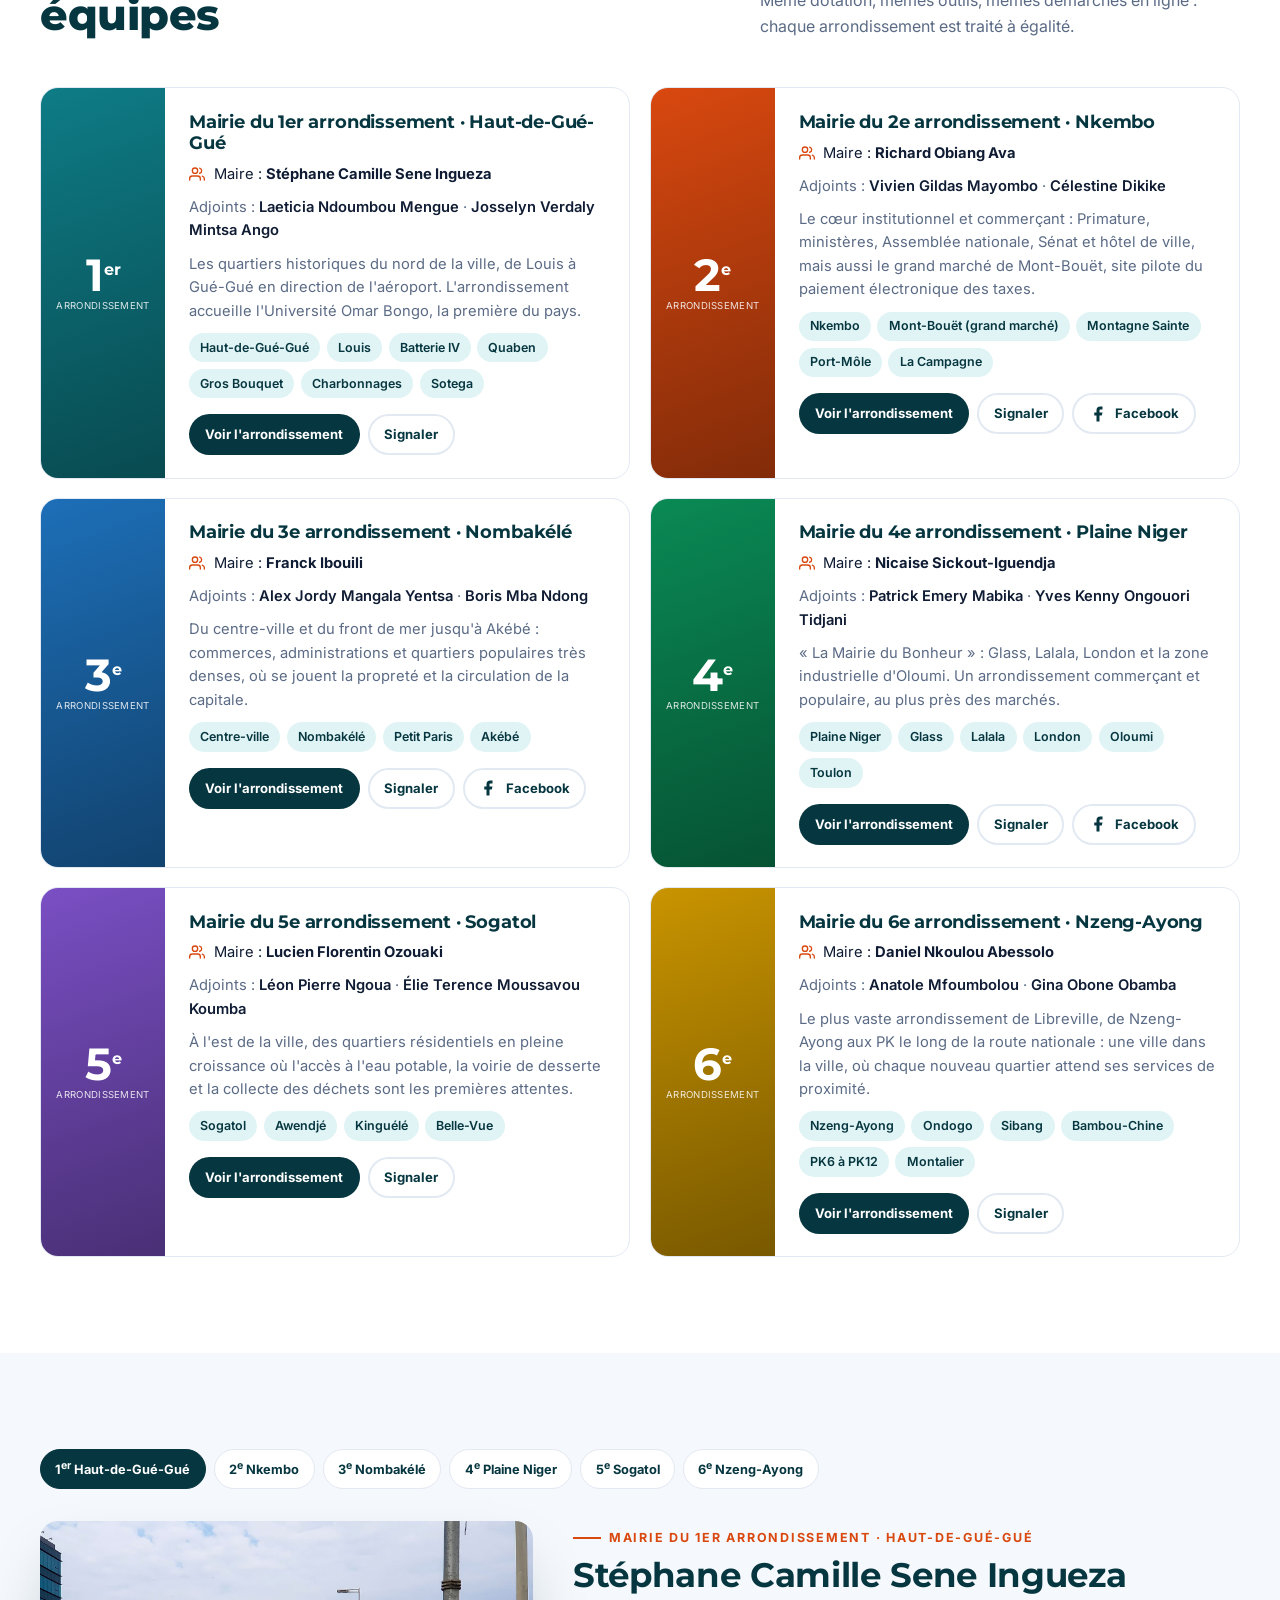
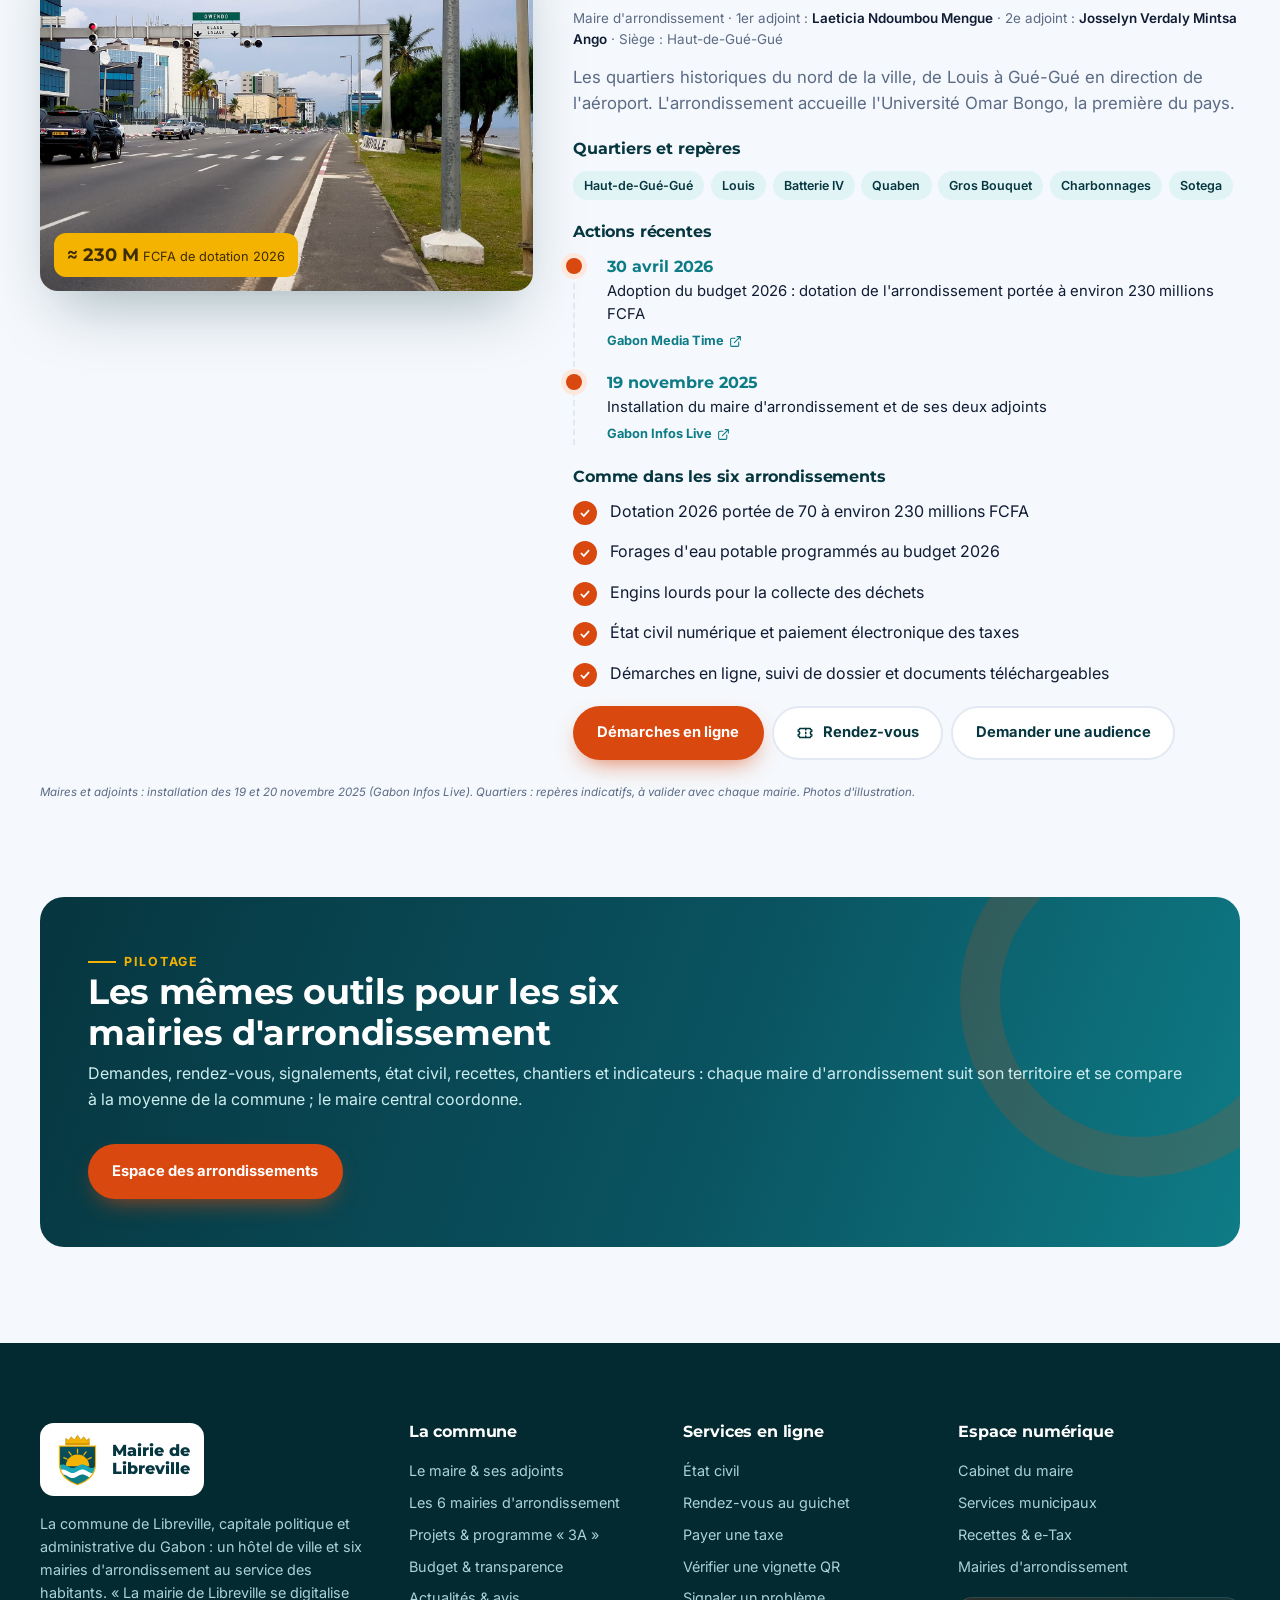
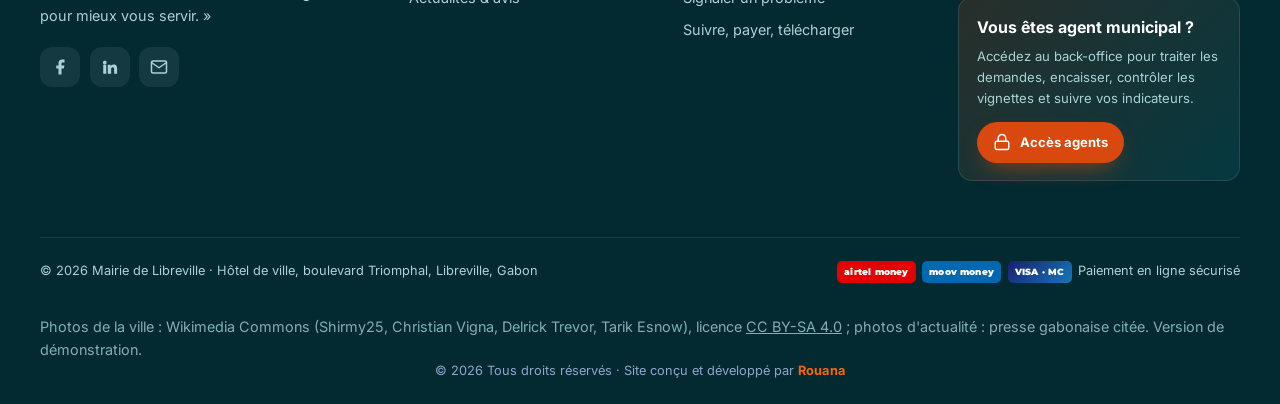
<file: arrondissements.html>
<!doctype html>
<html lang="fr">
<head>
<meta charset="utf-8">
<meta name="viewport" content="width=device-width, initial-scale=1, viewport-fit=cover">
<meta name="color-scheme" content="only light">
<meta name="theme-color" content="#06363f">
<title>Les 6 arrondissements – Mairie de Libreville</title>
<meta name="description" content="Les six mairies d'arrondissement de Libreville : maires, adjoints, quartiers, carte et démarches de proximité.">
<meta property="og:title" content="Les 6 arrondissements – Mairie de Libreville">
<meta property="og:description" content="Les six mairies d'arrondissement de Libreville : maires, adjoints, quartiers, carte et démarches de proximité.">
<meta property="og:image" content="assets/img/bord-de-mer.jpg">
<link rel="icon" href="assets/img/logo-lbv.svg">
<link rel="manifest" href="manifest.webmanifest">
<link rel="apple-touch-icon" href="assets/img/icon-192.png">
<link rel="preconnect" href="https://fonts.googleapis.com"><link rel="preconnect" href="https://fonts.gstatic.com" crossorigin>
<link href="https://fonts.googleapis.com/css2?family=Inter:wght@400;500;600;700&family=Montserrat:wght@600;700;800;900&display=swap" rel="stylesheet">
<link rel="stylesheet" href="assets/css/style.css">
</head>
<body data-page="arrondissements">
<div class="flagbar"></div>
<div id="site-header"></div>


<section class="page-hero">
  <img class="bg" src="assets/img/bord-de-mer.jpg" alt="" style="object-position:center">
  <div class="wrap">
    <p class="crumbs"><a href="index.html">Accueil</a> › Arrondissements</p>
    <span class="eyebrow">Proximité</span>
    <h1>Six mairies d'arrondissement près de chez vous</h1>
    <p>De Haut-de-Gué-Gué à Nzeng-Ayong : chaque arrondissement a sa mairie, son maire et deux adjoints, installés en novembre 2025, et une dotation 2026 d'environ 230 millions FCFA.</p>
  </div>
</section>

<section>
  <div class="wrap mapbox">
    <div class="rv"><div id="lbvmap"></div><p class="mapnote">Plan schématique, non contractuel : touchez un arrondissement pour l'afficher.</p></div>
    <div class="finder rv d1" id="finder">
      <span class="eyebrow">Trouver ma mairie</span>
      <h3>Dans quel arrondissement j'habite ?</h3>
      <p>Tapez le nom de votre quartier : le site vous indique votre mairie d'arrondissement et son maire.</p>
      <div class="srch"><input type="search" placeholder="Ex. Louis, Akébé, Glass, PK8…" aria-label="Votre quartier"></div>
      <div class="res"></div>
      <div class="chips"></div>
    </div>
  </div>
</section>

<section class="bg-white">
  <div class="wrap">
    <div class="sec-head"><div><span class="eyebrow rv">Une capitale, six mairies</span><h2 class="rv d1">Les mairies d'arrondissement et leurs équipes</h2></div><p class="rv d2">Même dotation, mêmes outils, mêmes démarches en ligne : chaque arrondissement est traité à égalité.</p></div>
    <div class="arr-grid" id="arr-grid"></div>
  </div>
</section>
<section id="focus-sec">
  <div class="wrap">
    <div class="tabs tabs-sm" id="arr-tabs"></div>
    <div id="arr-focus"></div>
    <p class="imgnote" style="margin-top:1.4rem">Maires et adjoints : installation des 19 et 20 novembre 2025 (Gabon Infos Live). Quartiers : repères indicatifs, à valider avec chaque mairie. Photos d'illustration.</p>
  </div>
</section>
<section style="padding-top:0">
  <div class="wrap">
    <div class="band rv">
      <div><span class="eyebrow">Pilotage</span><h2>Les mêmes outils pour les six mairies d'arrondissement</h2><p>Demandes, rendez-vous, signalements, état civil, recettes, chantiers et indicateurs : chaque maire d'arrondissement suit son territoire et se compare à la moyenne de la commune ; le maire central coordonne.</p></div>
      <a class="btn btn-orange" href="espace.html?role=arrondissement">Espace des arrondissements</a>
    </div>
  </div>
</section>

<div id="site-footer"></div>
<script src="assets/js/data.js"></script>
<script src="assets/js/config.js"></script>
<script src="assets/js/store.js"></script>
<script src="assets/js/main.js"></script>
</body>
</html>
</file>
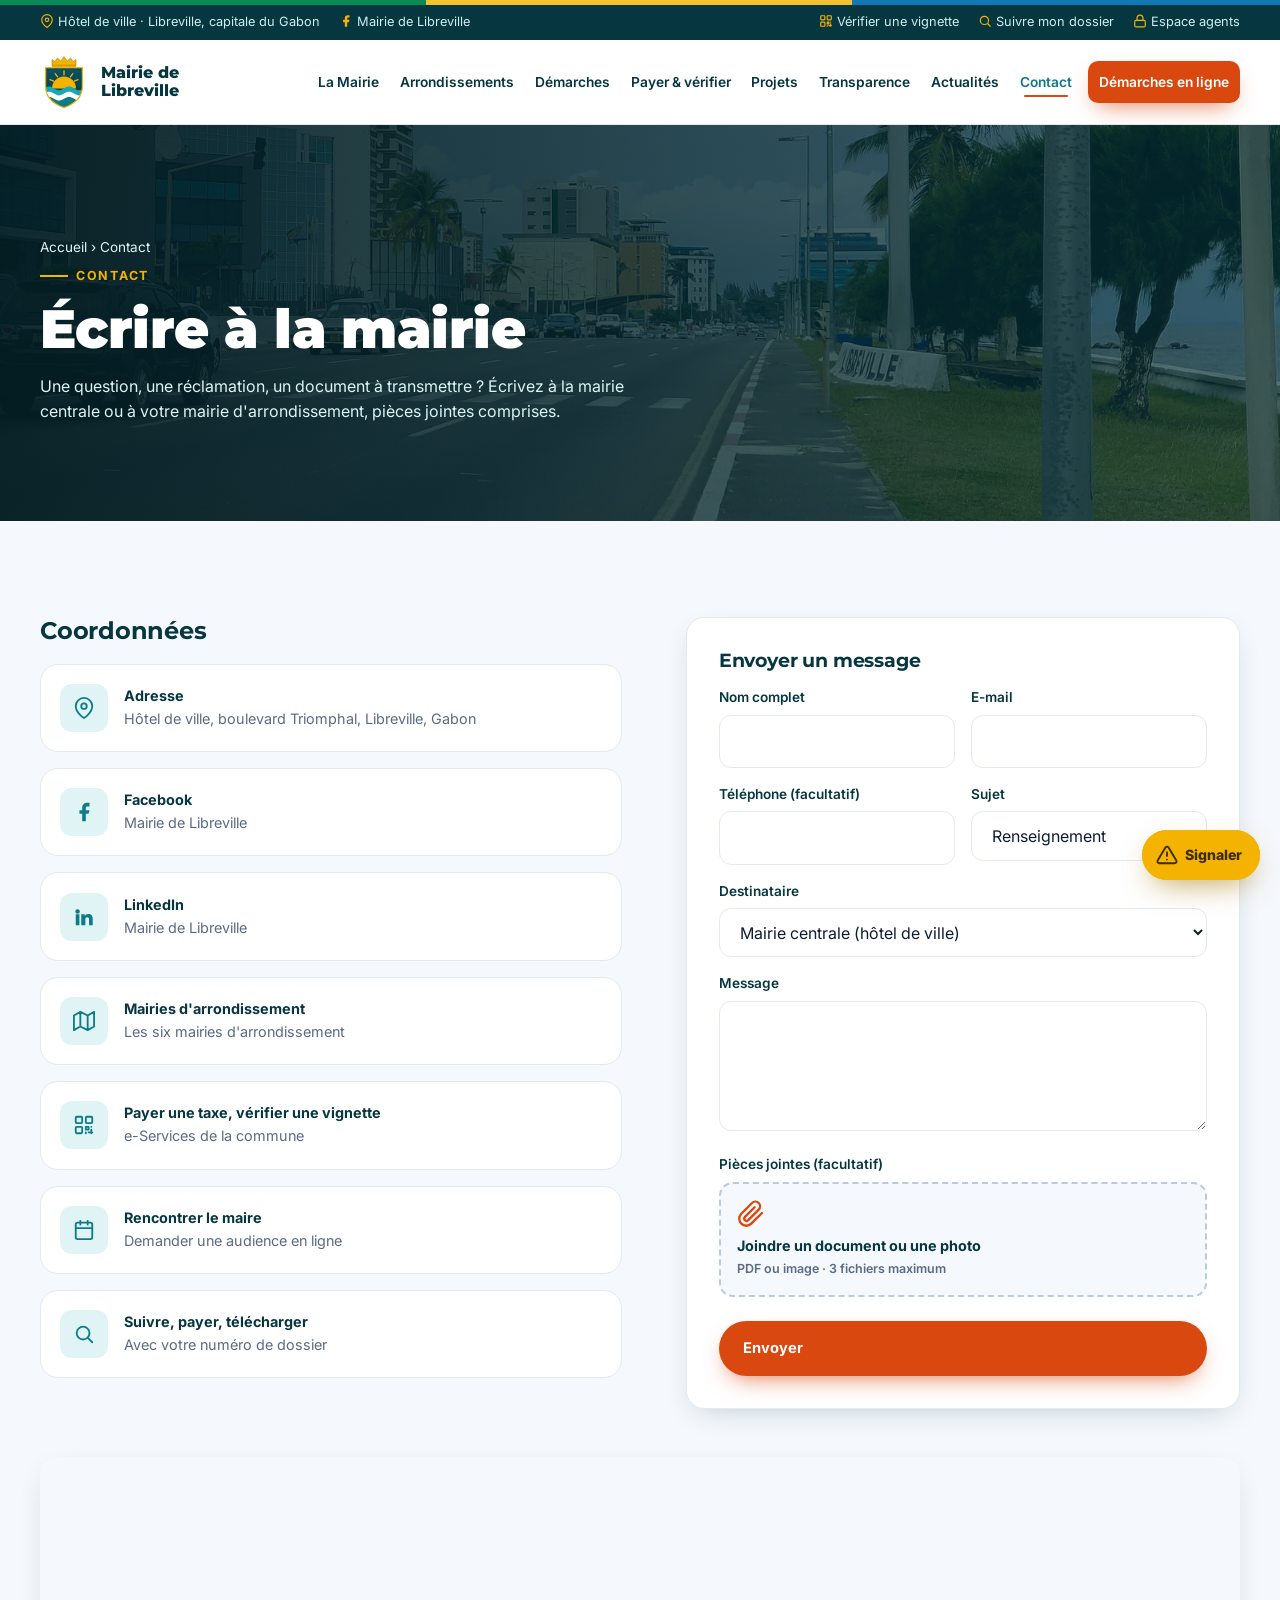
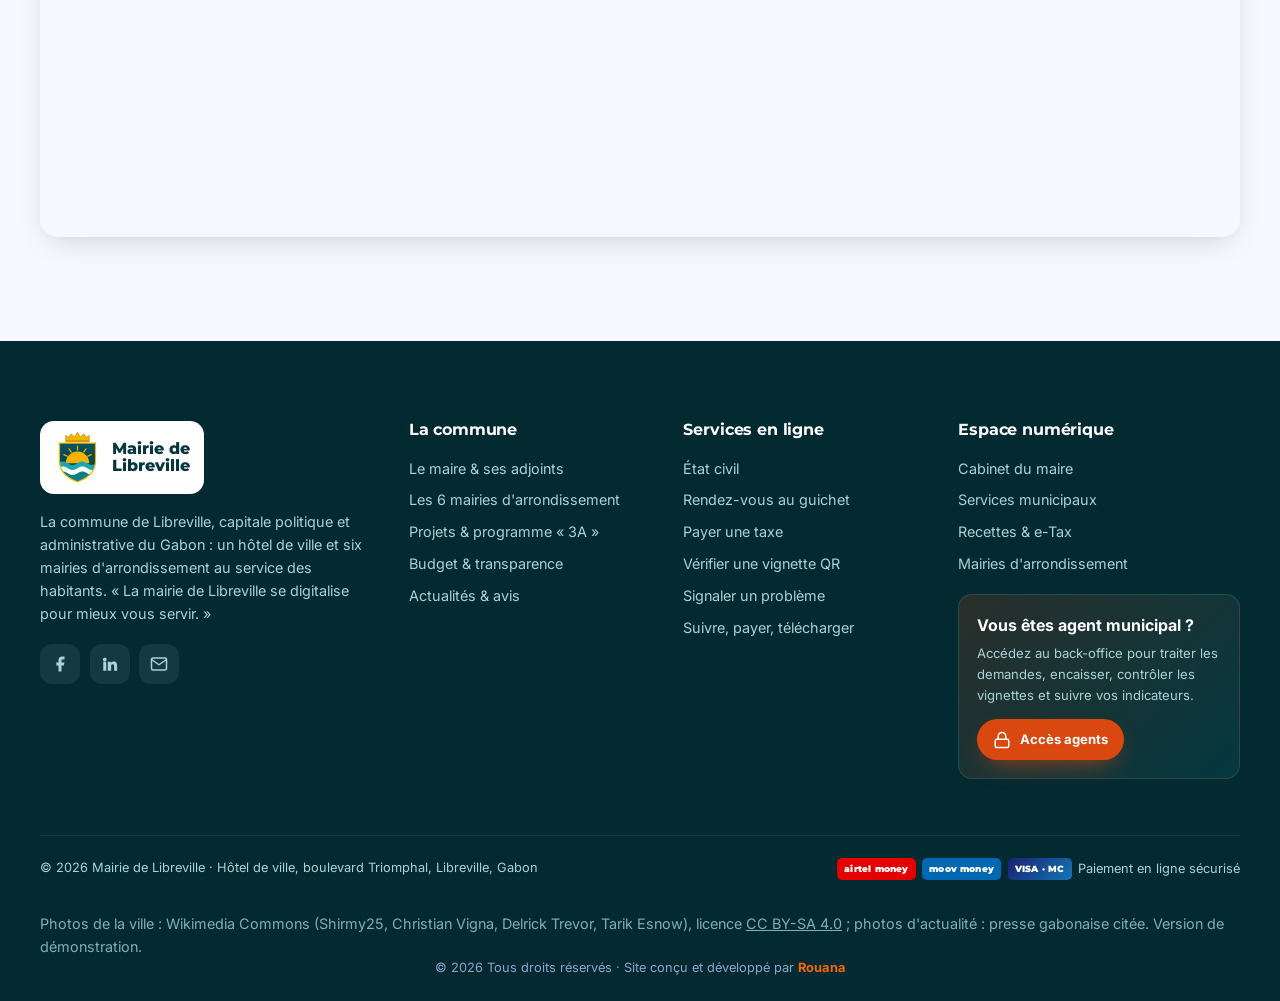
<file: contact.html>
<!doctype html>
<html lang="fr">
<head>
<meta charset="utf-8">
<meta name="viewport" content="width=device-width, initial-scale=1, viewport-fit=cover">
<meta name="color-scheme" content="only light">
<meta name="theme-color" content="#06363f">
<title>Contact – Mairie de Libreville</title>
<meta name="description" content="Contacter la Mairie de Libreville : formulaire en ligne, mairies d’arrondissement, demande d’audience, Facebook et LinkedIn.">
<meta property="og:title" content="Contact – Mairie de Libreville">
<meta property="og:description" content="Contacter la Mairie de Libreville : formulaire en ligne, mairies d’arrondissement, demande d’audience, Facebook et LinkedIn.">
<meta property="og:image" content="assets/img/front-de-mer.jpg">
<link rel="icon" href="assets/img/logo-lbv.svg">
<link rel="manifest" href="manifest.webmanifest">
<link rel="apple-touch-icon" href="assets/img/icon-192.png">
<link rel="preconnect" href="https://fonts.googleapis.com"><link rel="preconnect" href="https://fonts.gstatic.com" crossorigin>
<link href="https://fonts.googleapis.com/css2?family=Inter:wght@400;500;600;700&family=Montserrat:wght@600;700;800;900&display=swap" rel="stylesheet">
<link rel="stylesheet" href="assets/css/style.css">
</head>
<body data-page="contact">
<div class="flagbar"></div>
<div id="site-header"></div>

<section class="page-hero">
  <img class="bg" src="assets/img/bd-bord-de-mer.jpg" alt="" style="object-position:center 60%">
  <div class="wrap">
    <p class="crumbs"><a href="index.html">Accueil</a> › Contact</p>
    <span class="eyebrow">Contact</span>
    <h1>Écrire à la mairie</h1>
    <p>Une question, une réclamation, un document à transmettre ? Écrivez à la mairie centrale ou à votre mairie d'arrondissement, pièces jointes comprises.</p>
  </div>
</section>

<section>
  <div class="wrap split" style="align-items:start">
    <div><h2 style="color:var(--navy);margin-bottom:1.2rem">Coordonnées</h2><div class="cinfo" id="contact-info"></div></div>
    <form class="panel form" id="contact-form">
      <h3 style="color:var(--navy)">Envoyer un message</h3>
      <div class="row"><div class="field"><label for="cnom">Nom complet</label><input id="cnom" name="nom" required></div><div class="field"><label for="cmail">E-mail</label><input id="cmail" name="email" type="email" required></div></div>
      <div class="row"><div class="field"><label for="ctel">Téléphone (facultatif)</label><input id="ctel" name="tel" type="tel"></div><div class="field"><label for="csujet">Sujet</label><select id="csujet" name="sujet"><option>Renseignement</option><option>État civil</option><option>Urbanisme</option><option>Réclamation</option><option>Partenariat</option><option>Suggestion</option><option>Autre</option></select></div></div>
      <div class="field"><label for="cdest">Destinataire</label><select id="cdest" name="arr"></select></div>
      <div class="field"><label for="cmsg">Message</label><textarea id="cmsg" name="message" required></textarea></div>
      <div class="field"><label for="cpj">Pièces jointes (facultatif)</label><label class="dropzone" for="cpj"><svg viewBox="0 0 24 24" fill="none" stroke="currentColor" stroke-width="2" stroke-linecap="round" stroke-linejoin="round"><path d="M21.4 11.1l-9.2 9.2a6 6 0 01-8.5-8.5l9.2-9.2a4 4 0 015.7 5.7l-9.2 9.2a2 2 0 01-2.8-2.8l8.5-8.5"/></svg><span><b>Joindre un document ou une photo</b><small>PDF ou image · 3 fichiers maximum</small></span></label><input id="cpj" name="pj" type="file" multiple accept="image/*,application/pdf" class="sr-only"><div class="pjlist" id="cpj-list"></div></div>
      <button class="btn btn-orange" type="submit">Envoyer</button>
    </form>
  </div>
  <div class="wrap"><iframe class="map" title="Carte de Libreville" loading="lazy" src="https://www.openstreetmap.org/export/embed.html?bbox=8.70%2C-0.78%2C8.82%2C-0.66&amp;layer=mapnik"></iframe></div>
</section>

<div id="site-footer"></div>
<script src="assets/js/data.js"></script>
<script src="assets/js/config.js"></script>
<script src="assets/js/store.js"></script>
<script src="assets/js/main.js"></script>
</body>
</html>
</file>
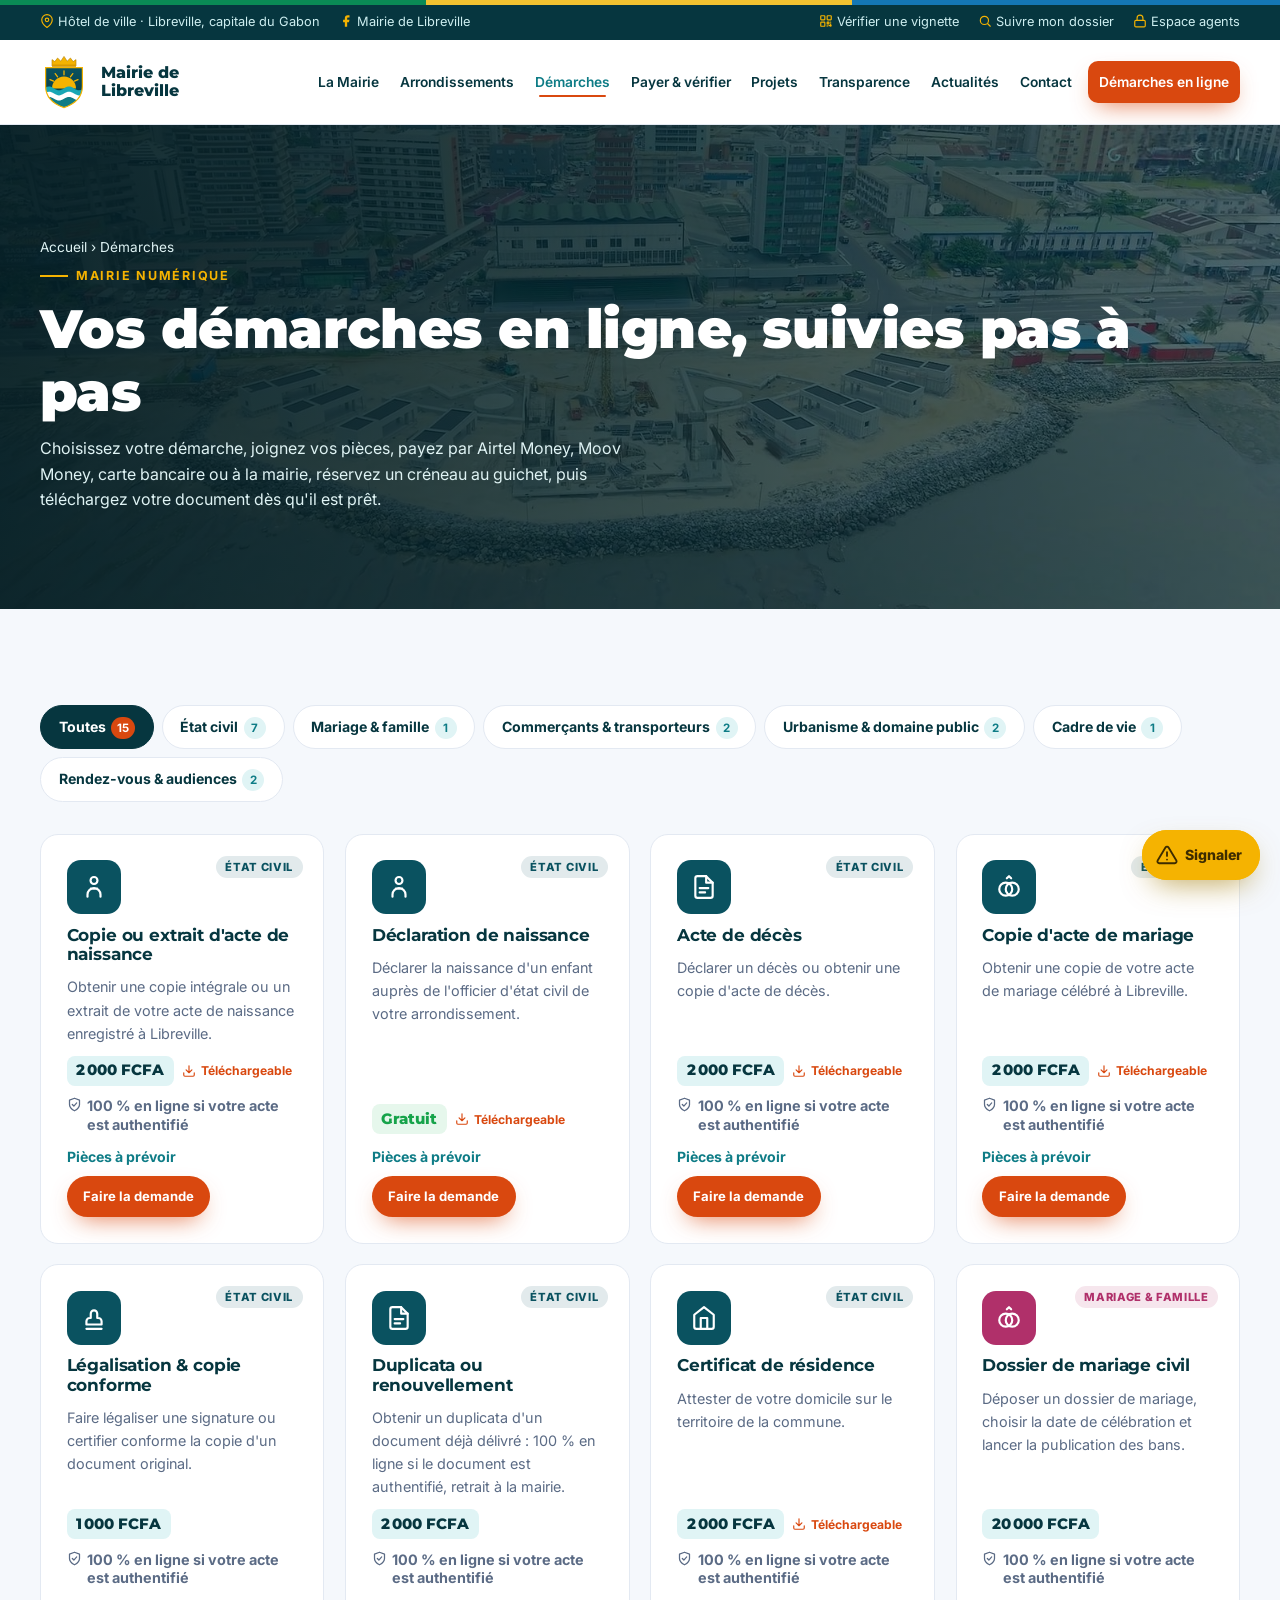
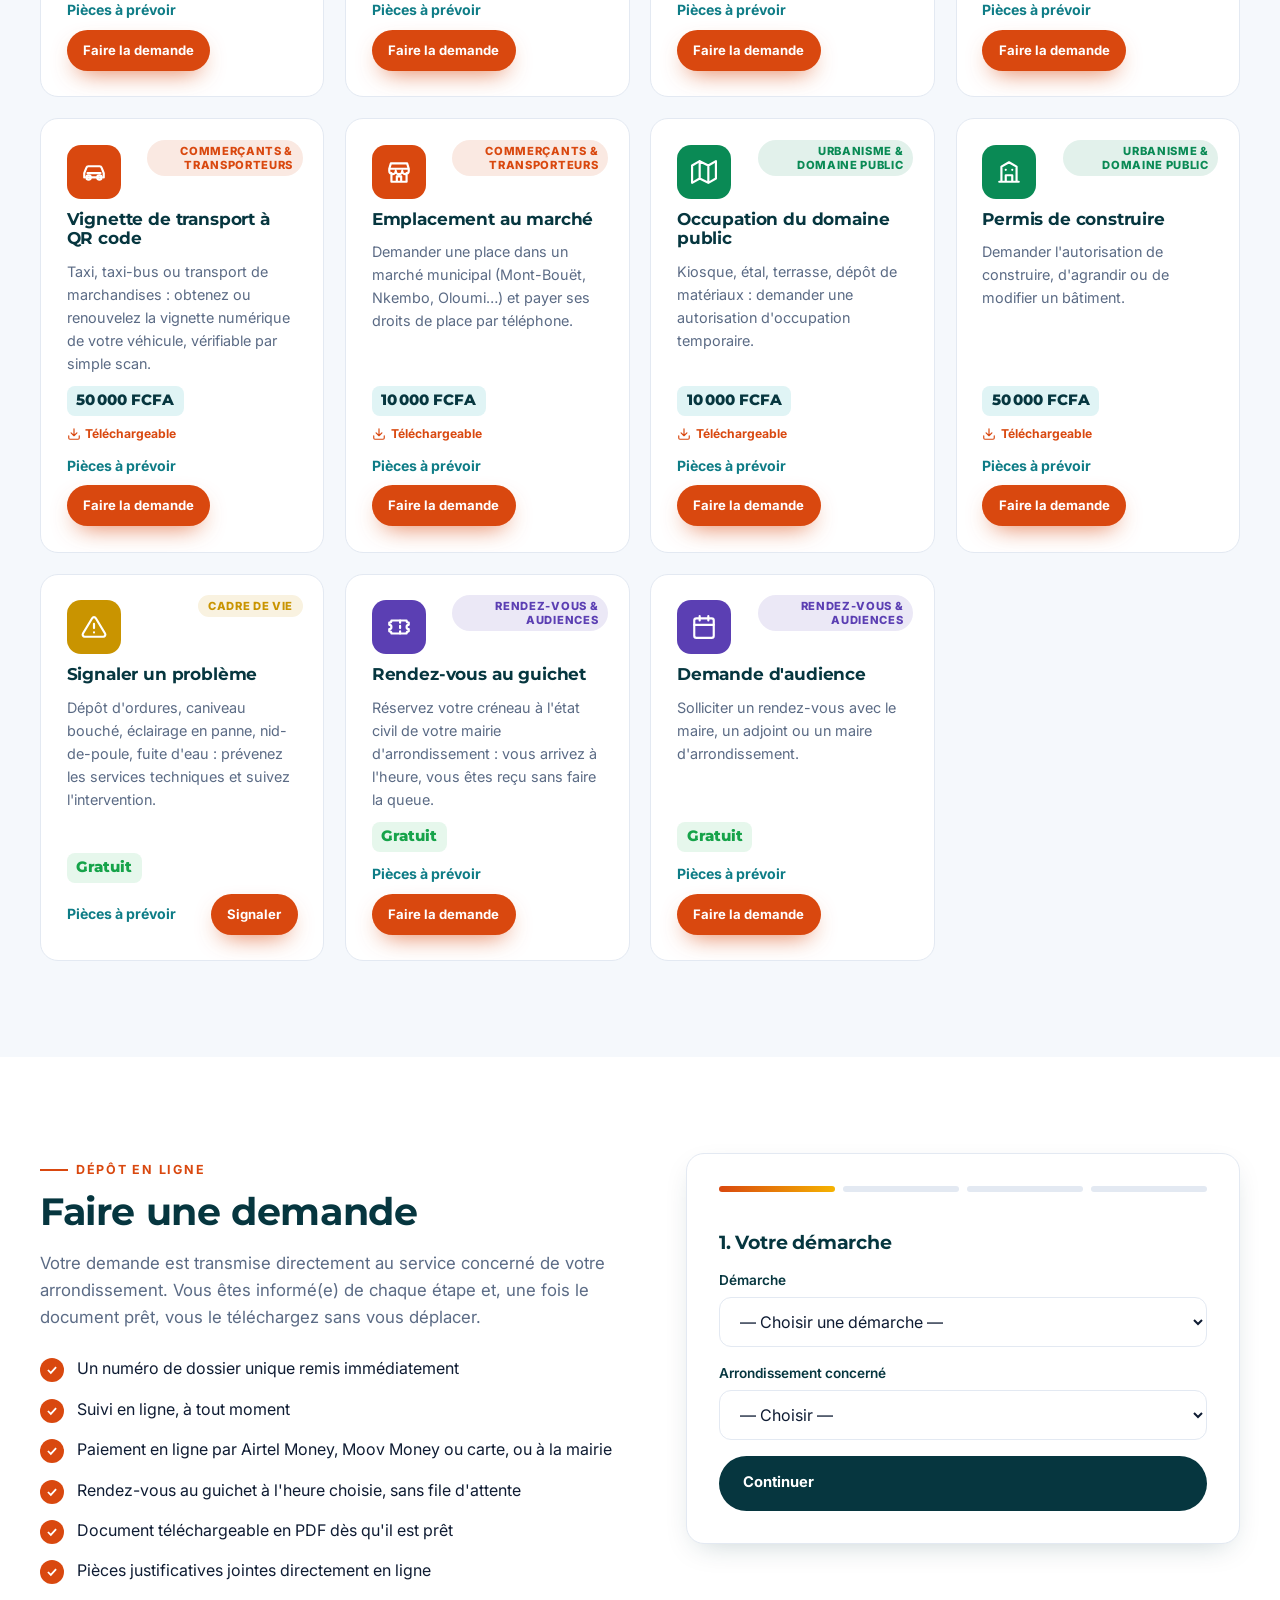
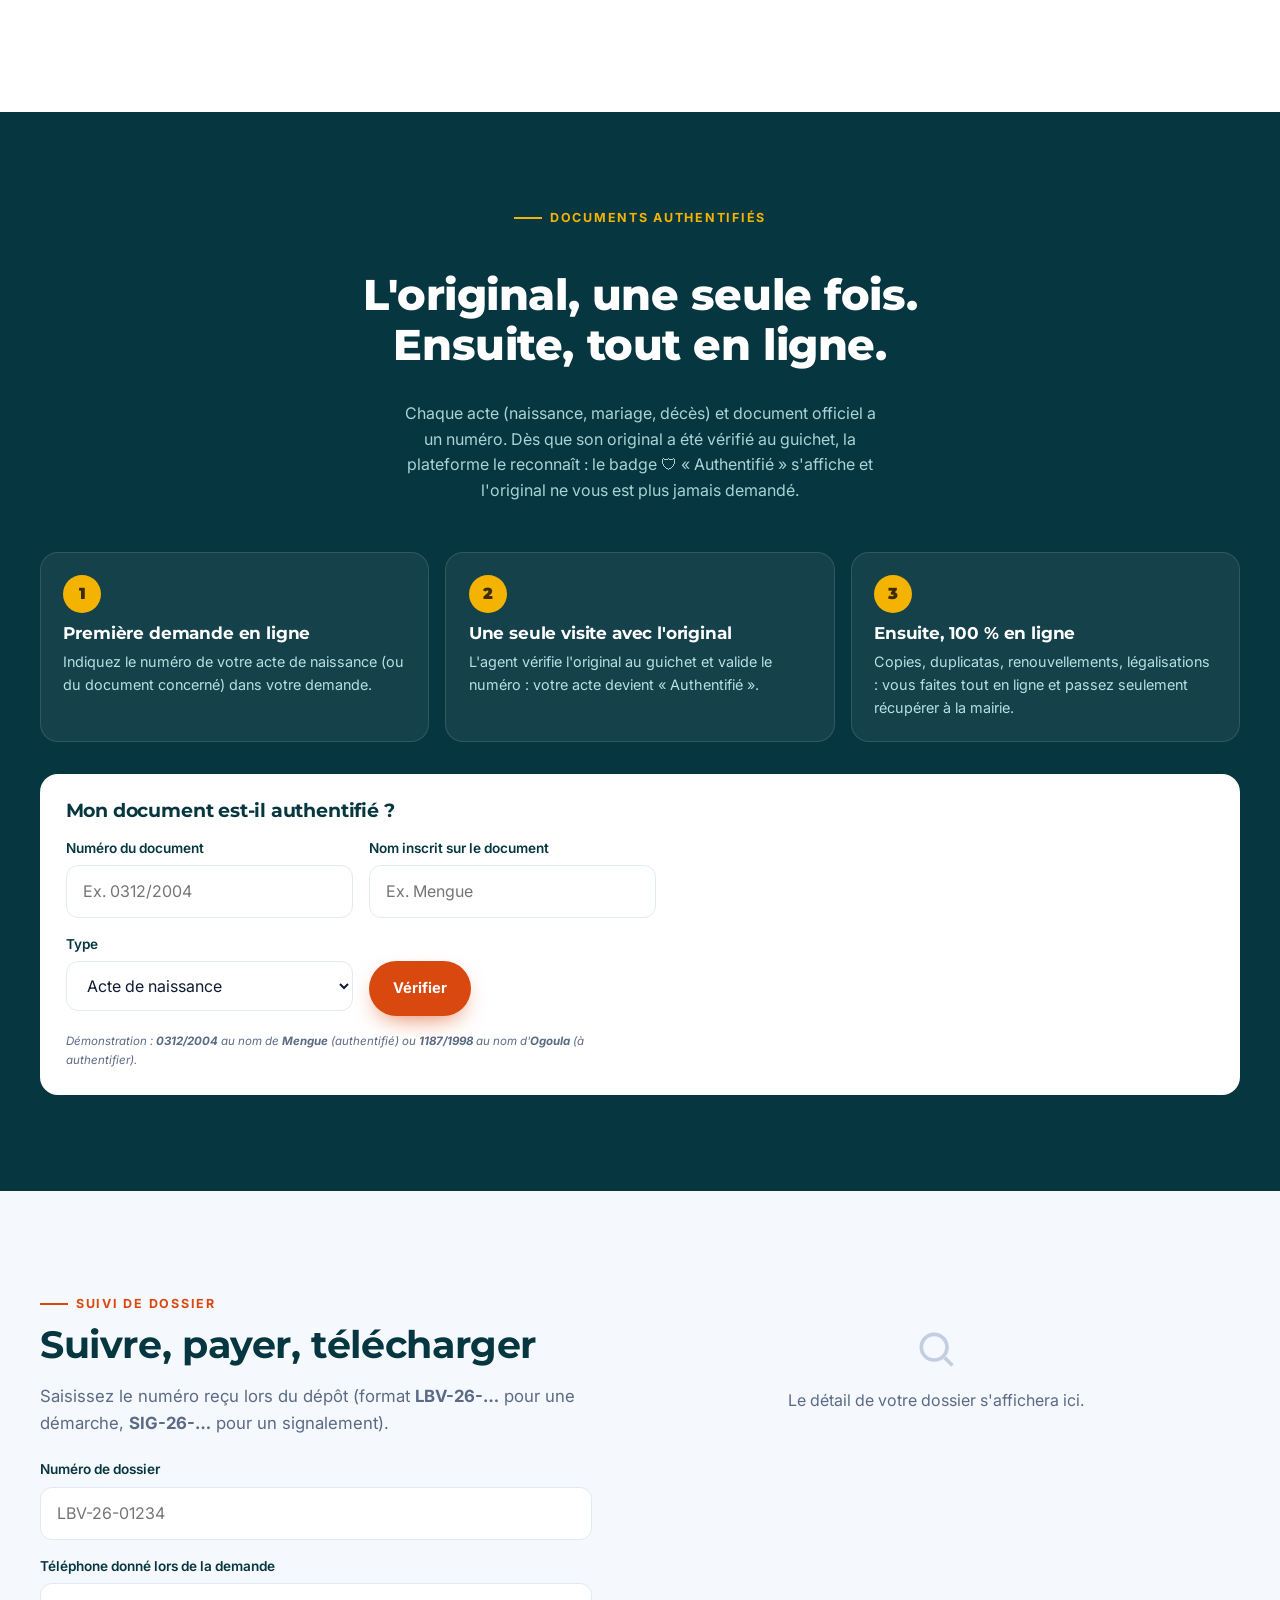
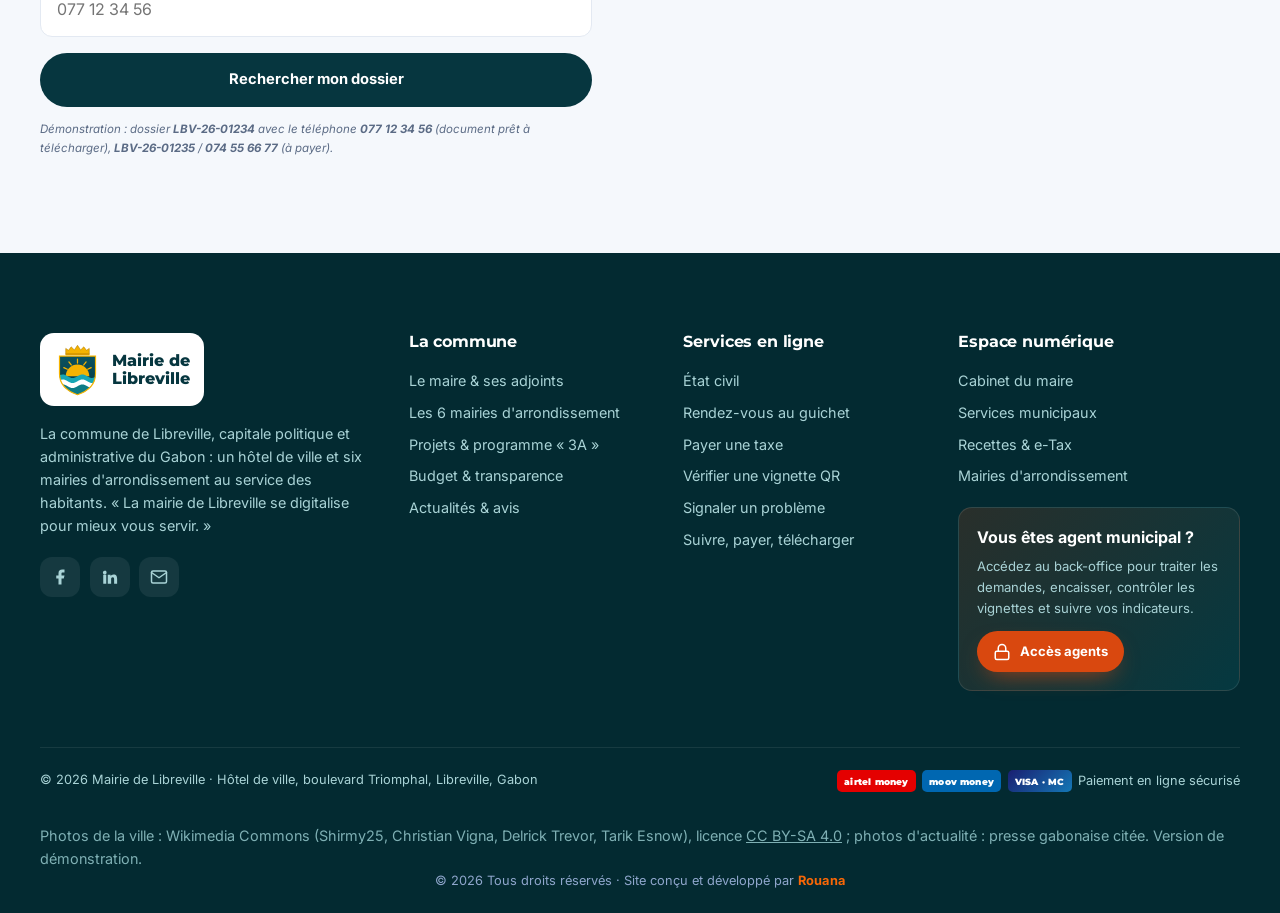
<file: demarches.html>
<!doctype html>
<html lang="fr">
<head>
<meta charset="utf-8">
<meta name="viewport" content="width=device-width, initial-scale=1, viewport-fit=cover">
<meta name="color-scheme" content="only light">
<meta name="theme-color" content="#06363f">
<title>Démarches en ligne – Mairie de Libreville</title>
<meta name="description" content="Démarches en ligne de la Mairie de Libreville : état civil, mariage, vignettes, marchés, urbanisme, rendez-vous au guichet, signalements. Paiement Airtel Money, Moov Money ou carte.">
<meta property="og:title" content="Démarches en ligne – Mairie de Libreville">
<meta property="og:description" content="Démarches en ligne à la Mairie de Libreville : actes d'état civil, mariage, urbanisme, domaine public, signalements, demande d'audience et suivi de dossier.">
<meta property="og:image" content="assets/img/front-de-mer.jpg">
<link rel="icon" href="assets/img/logo-lbv.svg">
<link rel="manifest" href="manifest.webmanifest">
<link rel="apple-touch-icon" href="assets/img/icon-192.png">
<link rel="preconnect" href="https://fonts.googleapis.com"><link rel="preconnect" href="https://fonts.gstatic.com" crossorigin>
<link href="https://fonts.googleapis.com/css2?family=Inter:wght@400;500;600;700&family=Montserrat:wght@600;700;800;900&display=swap" rel="stylesheet">
<link rel="stylesheet" href="assets/css/style.css">
</head>
<body data-page="demarches">
<div class="flagbar"></div>
<div id="site-header"></div>

<section class="page-hero">
  <img class="bg" src="assets/img/bd-independance.jpg" alt="">
  <div class="wrap">
    <p class="crumbs"><a href="index.html">Accueil</a> › Démarches</p>
    <span class="eyebrow">Mairie numérique</span>
    <h1>Vos démarches en ligne, suivies pas à pas</h1>
    <p>Choisissez votre démarche, joignez vos pièces, payez par Airtel Money, Moov Money, carte bancaire ou à la mairie, réservez un créneau au guichet, puis téléchargez votre document dès qu'il est prêt.</p>
  </div>
</section>

<section>
  <div class="wrap">
    <div class="tabs" id="dem-tabs"></div>
    <div class="cards" id="dem-grid"></div>
  </div>
</section>

<section class="bg-white" id="demande">
  <div class="wrap split" style="align-items:start">
    <div>
      <span class="eyebrow rv">Dépôt en ligne</span>
      <h2 class="rv d1" style="font-size:clamp(1.7rem,3.2vw,2.4rem);color:var(--navy);margin:.6rem 0 1rem">Faire une demande</h2>
      <p class="lead-p rv d2">Votre demande est transmise directement au service concerné de votre arrondissement. Vous êtes informé(e) de chaque étape et, une fois le document prêt, vous le téléchargez sans vous déplacer.</p>
      <ul class="checks rv d2">
        <li>Un numéro de dossier unique remis immédiatement</li>
        <li>Suivi en ligne, à tout moment</li>
        <li>Paiement en ligne par Airtel Money, Moov Money ou carte, ou à la mairie</li><li>Rendez-vous au guichet à l'heure choisie, sans file d'attente</li>
        <li>Document téléchargeable en PDF dès qu'il est prêt</li>
        <li>Pièces justificatives jointes directement en ligne</li>
      </ul>
      <div class="panel rv d3" id="dem-info" style="box-shadow:none;font-size:.9rem;color:var(--muted)"></div>
    </div>
    <form class="panel form" id="demande-form" novalidate>
      <div class="steps"><span></span><span></span><span></span><span></span></div>
      <div class="fstep">
        <h3 style="color:var(--navy)">1. Votre démarche</h3>
        <div class="field"><label for="type">Démarche</label><select id="type" name="type" required></select></div>
        <div class="field"><label for="arr">Arrondissement concerné</label><select id="arr" name="arr" required></select></div>
        <button class="btn btn-navy" type="button" data-next>Continuer</button>
      </div>
      <div class="fstep">
        <h3 style="color:var(--navy)">2. Vos coordonnées</h3>
        <div class="row"><div class="field"><label for="prenom">Prénom(s)</label><input id="prenom" name="prenom" required autocomplete="given-name"></div><div class="field"><label for="nom">Nom</label><input id="nom" name="nom" required autocomplete="family-name"></div></div>
        <div class="row"><div class="field"><label for="tel">Téléphone</label><input id="tel" name="tel" type="tel" required placeholder="077 00 00 00" autocomplete="tel"></div><div class="field"><label for="email">E-mail (facultatif)</label><input id="email" name="email" type="email" autocomplete="email"></div></div>
        <div class="field"><label for="quartier">Quartier</label><input id="quartier" name="quartier" list="quartiers" required placeholder="Ex. Nkembo, Akébé, Nzeng-Ayong… (l'arrondissement est proposé automatiquement)"><datalist id="quartiers"></datalist></div>
        <div style="display:flex;gap:.6rem"><button class="btn btn-line" type="button" data-prev>Retour</button><button class="btn btn-navy" type="button" data-next>Continuer</button></div>
      </div>
      <div class="fstep">
        <h3 style="color:var(--navy)">3. Précisions</h3>
        <div id="acte-fields" class="acte-box" hidden>
          <p class="ab-h"><svg viewBox="0 0 24 24" fill="none" stroke="currentColor" stroke-width="2" stroke-linecap="round" stroke-linejoin="round"><path d="M12 22s8-4 8-10V5l-8-3-8 3v7c0 6 8 10 8 10z"/><path d="M8.5 12l2.5 2.5 4.5-5"/></svg><b>Document de référence</b></p>
          <div class="field" id="ta-field"><label for="typeActe">Type de document</label><select id="typeActe" name="typeActe"></select></div>
          <div class="row"><div class="field"><label for="numActe" id="acte-label">Numéro de l'acte</label><input id="numActe" name="numActe" placeholder="Ex. 0312/2004"></div><div class="field"><label for="nomActe">Nom inscrit sur l'acte</label><input id="nomActe" name="nomActe" placeholder="Si différent du vôtre"></div></div>
          <button type="button" class="btn btn-line btn-sm" id="verif">Vérifier le numéro</button>
          <div id="acte-res"></div>
        </div>
        <div id="rdv-fields" class="acte-box" hidden><p class="ab-h"><svg viewBox="0 0 24 24" fill="none" stroke="currentColor" stroke-width="2" stroke-linecap="round" stroke-linejoin="round"><rect x="3" y="4" width="18" height="18" rx="2"/><path d="M16 2v4M8 2v4M3 10h18"/></svg><b>Choisissez votre créneau</b></p><div class="field"><label for="rdvjour">Jour</label><input id="rdvjour" name="rdvjour" type="date"></div><label style="font-size:.85rem;font-weight:600;color:var(--navy)">Heure (les créneaux barrés sont déjà réservés)</label><div class="slots" id="slots"></div><input type="text" name="rdvheure" class="sr-only" tabindex="-1" aria-label="Heure choisie"></div>
        <div id="std-fields"><div class="field"><label for="details">Précisions utiles (nom de la personne concernée, date de l'acte, objet de l'audience…)</label><textarea id="details" name="details"></textarea></div></div>
        <div id="sig-fields" hidden>
          <div class="field"><label for="sigtype">Type de problème</label><select id="sigtype" name="sigtype" data-req="1"></select></div>
          <div class="field"><label for="lieu">Lieu précis (rue, repère)</label><input id="lieu" name="lieu" data-req="1" placeholder="Ex. derrière l'école, près du marché…"></div>
          <div class="field"><label for="description">Description</label><textarea id="description" name="description" data-req="1"></textarea></div>
        </div>
        <div class="field"><label for="pj" id="pj-label">Pièces justificatives (facultatif)</label><label class="dropzone" for="pj"><svg viewBox="0 0 24 24" fill="none" stroke="currentColor" stroke-width="2" stroke-linecap="round" stroke-linejoin="round"><path d="M21 15v4a2 2 0 01-2 2H5a2 2 0 01-2-2v-4M17 8l-5-5-5 5M12 3v12"/></svg><span><b>Ajouter des fichiers</b><small>Photos ou PDF · 3 fichiers maximum · les photos sont allégées automatiquement</small></span></label><input id="pj" name="pj" type="file" multiple accept="image/*,application/pdf" class="sr-only"><div class="pjlist" id="pj-list"></div></div>
        <div style="display:flex;gap:.6rem"><button class="btn btn-line" type="button" data-prev>Retour</button><button class="btn btn-navy" type="button" data-next>Continuer</button></div>
      </div>
      <div class="fstep">
        <h3 style="color:var(--navy)">4. Paiement</h3>
        <div id="pay-step"></div>
        <label style="display:flex;gap:.6rem;font-size:.86rem;color:var(--muted)"><input type="checkbox" required style="margin-top:.25rem"> J'accepte que mes informations soient utilisées par la mairie pour traiter ma demande.</label>
        <div style="display:flex;gap:.6rem;flex-wrap:wrap"><button class="btn btn-line" type="button" data-prev>Retour</button><button class="btn btn-orange" type="submit">Valider ma demande</button></div>
      </div>
    </form>
  </div>
</section>

<section class="bg-navy" id="authentification">
  <div class="wrap">
    <div class="center"><div class="sec-head"><span class="eyebrow">Documents authentifiés</span><h2>L'original, une seule fois. Ensuite, tout en ligne.</h2><p>Chaque acte (naissance, mariage, décès) et document officiel a un numéro. Dès que son original a été vérifié au guichet, la plateforme le reconnaît : le badge 🛡 « Authentifié » s'affiche et l'original ne vous est plus jamais demandé.</p></div></div>
    <div class="steps3">
      <div class="rv"><span class="n">1</span><h4>Première demande en ligne</h4><p>Indiquez le numéro de votre acte de naissance (ou du document concerné) dans votre demande.</p></div>
      <div class="rv d1"><span class="n">2</span><h4>Une seule visite avec l'original</h4><p>L'agent vérifie l'original au guichet et valide le numéro : votre acte devient « Authentifié ».</p></div>
      <div class="rv d2"><span class="n">3</span><h4>Ensuite, 100 % en ligne</h4><p>Copies, duplicatas, renouvellements, légalisations : vous faites tout en ligne et passez seulement récupérer à la mairie.</p></div>
    </div>
    <div class="auth-check rv">
      <form class="form" id="auth-form"><h3>Mon document est-il authentifié ?</h3>
        <div class="row"><div class="field"><label for="anum">Numéro du document</label><input id="anum" name="num" required placeholder="Ex. 0312/2004"></div><div class="field"><label for="anom">Nom inscrit sur le document</label><input id="anom" name="nom" required placeholder="Ex. Mengue"></div></div>
        <div class="row"><div class="field"><label for="atype">Type</label><select id="atype" name="type"></select></div><div class="field"><label>&nbsp;</label><button class="btn btn-orange" style="justify-content:center">Vérifier</button></div></div>
        <p class="imgnote">Démonstration : <b>0312/2004</b> au nom de <b>Mengue</b> (authentifié) ou <b>1187/1998</b> au nom d'<b>Ogoula</b> (à authentifier).</p>
      </form>
      <div id="auth-out"></div>
    </div>
  </div>
</section>

<section id="suivi">
  <div class="wrap suivi-box">
    <div>
      <span class="eyebrow rv">Suivi de dossier</span>
      <h2 class="rv d1" style="font-size:clamp(1.7rem,3.2vw,2.4rem);color:var(--navy);margin:.6rem 0 1rem">Suivre, payer, télécharger</h2>
      <p class="lead-p rv d2">Saisissez le numéro reçu lors du dépôt (format <b>LBV-26-…</b> pour une démarche, <b>SIG-26-…</b> pour un signalement).</p>
      <form class="form rv d2" id="suivi-form" style="margin-top:1.4rem"><div class="field"><label for="ref">Numéro de dossier</label><input id="ref" name="ref" required placeholder="LBV-26-01234" style="text-transform:uppercase"></div><div class="field"><label for="stel">Téléphone donné lors de la demande</label><input id="stel" name="tel" type="tel" required placeholder="077 12 34 56"></div><button class="btn btn-navy" style="justify-content:center">Rechercher mon dossier</button></form>
      <p class="imgnote" style="margin-top:.8rem">Démonstration : dossier <b>LBV-26-01234</b> avec le téléphone <b>077 12 34 56</b> (document prêt à télécharger), <b>LBV-26-01235</b> / <b>074 55 66 77</b> (à payer).</p>
    </div>
    <div id="suivi-out"><div class="empty"><svg viewBox="0 0 24 24" fill="none" stroke="currentColor" stroke-width="2"><circle cx="11" cy="11" r="7"/><path d="M21 21l-4.3-4.3"/></svg><p>Le détail de votre dossier s'affichera ici.</p></div></div>
  </div>
</section>

<div id="site-footer"></div>
<script src="assets/js/data.js"></script>
<script src="assets/js/config.js"></script>
<script src="assets/js/store.js"></script>
<script src="assets/js/main.js"></script>
</body>
</html>
</file>
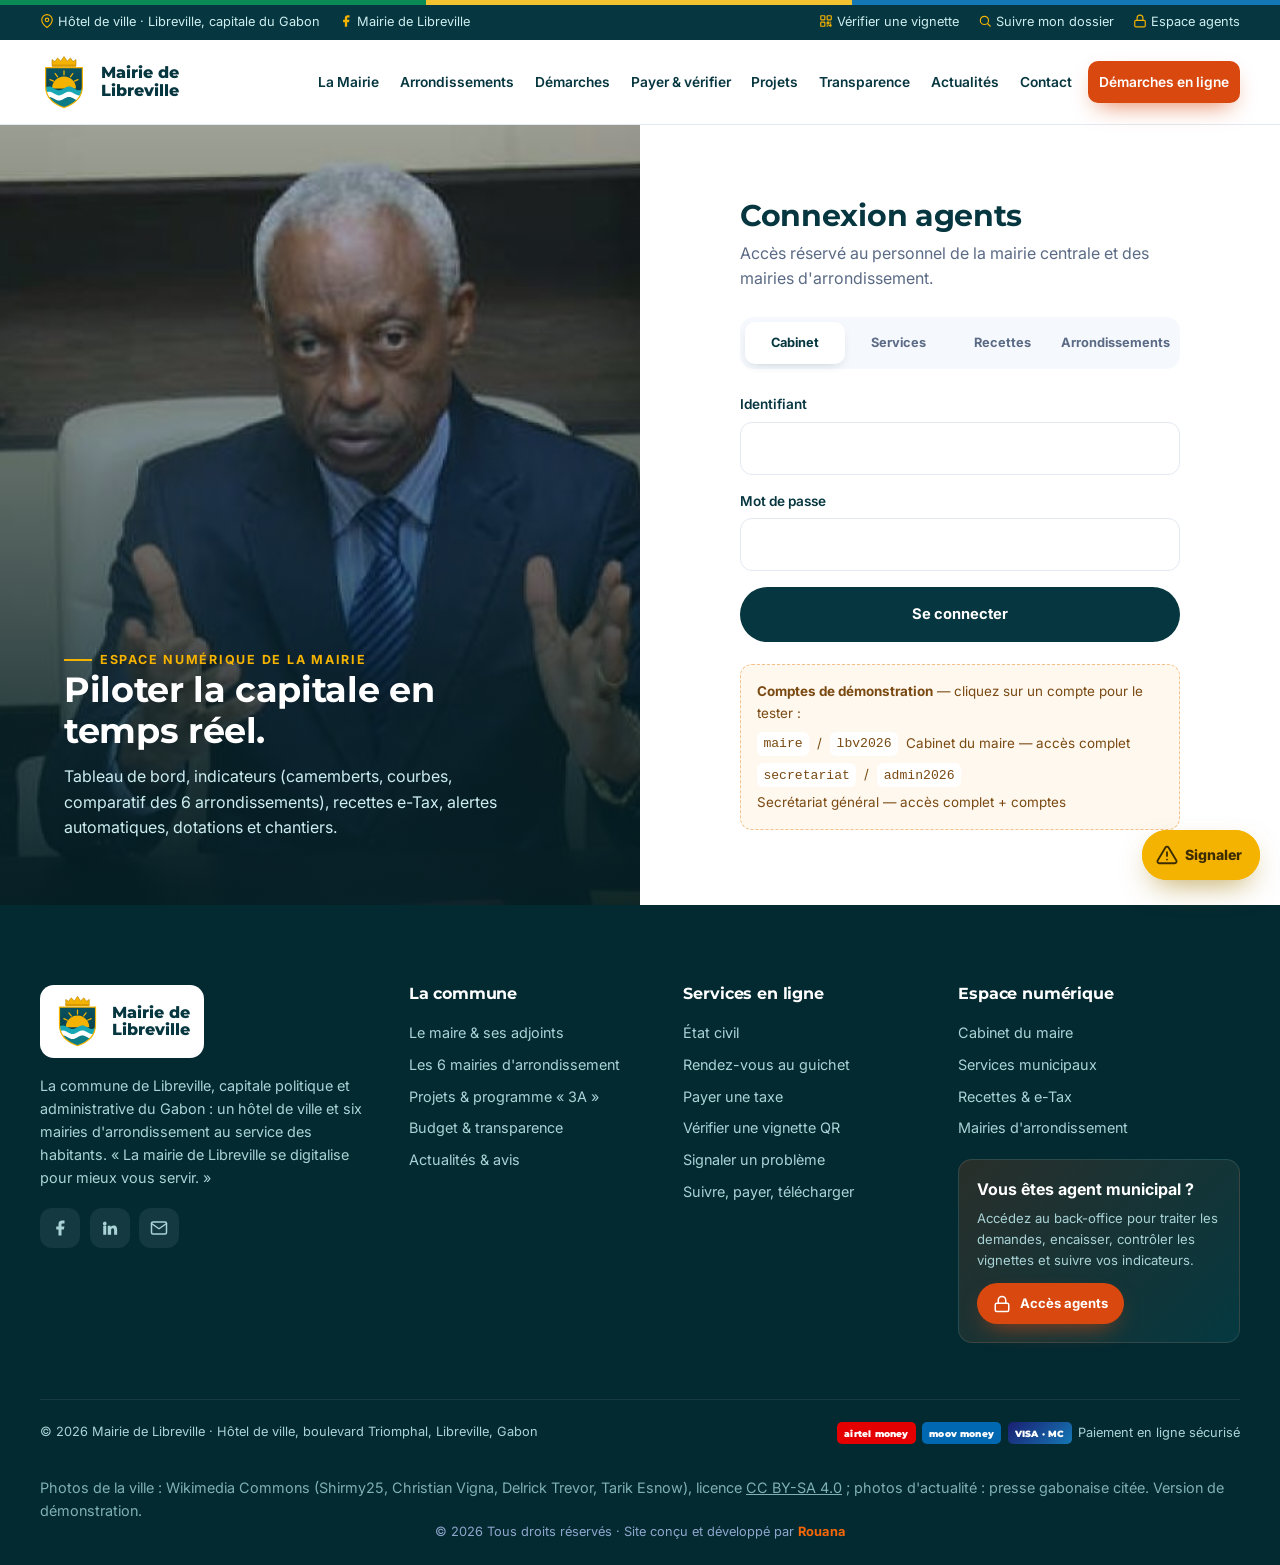
<file: espace.html>
<!doctype html>
<html lang="fr">
<head>
<meta charset="utf-8">
<meta name="viewport" content="width=device-width, initial-scale=1, viewport-fit=cover">
<meta name="color-scheme" content="only light">
<meta name="theme-color" content="#06363f">
<title>Espace agents – Mairie de Libreville</title>
<meta name="robots" content="noindex">
<link rel="icon" href="assets/img/logo-lbv.svg">
<link rel="manifest" href="manifest.webmanifest">
<link rel="apple-touch-icon" href="assets/img/icon-192.png">
<link rel="preconnect" href="https://fonts.googleapis.com"><link rel="preconnect" href="https://fonts.gstatic.com" crossorigin>
<link href="https://fonts.googleapis.com/css2?family=Inter:wght@400;500;600;700&family=Montserrat:wght@600;700;800;900&display=swap" rel="stylesheet">
<link rel="stylesheet" href="assets/css/style.css">
</head>
<body data-page="espace">
<div class="flagbar"></div>
<div id="site-header"></div>

<div class="auth">
  <div class="side">
    <img id="side-img" src="assets/img/front-de-mer.jpg" alt="">
    <span class="eyebrow">Espace numérique de la mairie</span>
    <h2 id="side-title">Piloter la commune en temps réel.</h2>
    <p id="side-text"></p>
  </div>
  <div class="main">
    <div class="box">
      <h1>Connexion agents</h1>
      <p style="color:var(--muted)">Accès réservé au personnel de la mairie centrale et des mairies d'arrondissement.</p>
      <div class="role-sw" role="tablist">
        <button type="button" data-role="cabinet" class="on">Cabinet</button>
        <button type="button" data-role="services">Services</button>
        <button type="button" data-role="recettes">Recettes</button>
        <button type="button" data-role="arrondissement">Arrondissements</button>
      </div>
      <form class="form" id="login-form">
        <div class="field"><label for="login">Identifiant</label><input id="login" name="login" required autocomplete="username"></div>
        <div class="field"><label for="pwd">Mot de passe</label><input id="pwd" name="pwd" type="password" required autocomplete="current-password"></div>
        <button class="btn btn-navy" type="submit" style="justify-content:center">Se connecter</button>
      </form>
      <div class="demo" id="demo"></div>
    </div>
  </div>
</div>

<div id="site-footer"></div>
<script src="assets/js/data.js"></script>
<script src="assets/js/config.js"></script>
<script src="assets/js/store.js"></script>
<script src="assets/js/main.js"></script>
<script>
(() => {
  const cfg = {
    cabinet: {img:"maire", t:"Piloter la capitale en temps réel.", p:"Tableau de bord, indicateurs (camemberts, courbes, comparatif des 6 arrondissements), recettes e-Tax, alertes automatiques, dotations et chantiers.",
      demo:[["maire","lbv2026","Cabinet du maire — accès complet"],["secretariat","admin2026","Secrétariat général — accès complet + comptes"]]},
    services: {img:"conseil-municipal", t:"Chaque service, son outil.", p:"État civil, services techniques, ressources humaines : chacun traite ses dossiers et tout reste tracé, conformément aux recommandations de l'audit.",
      demo:[["etat.civil","agent2026","État civil — demandes, rendez-vous, registre"],["services.techniques","agent2026","Services techniques — signalements, chantiers"],["rh","agent2026","Ressources humaines — dossiers du personnel"]]},
    recettes: {img:"vignette-0001", t:"Chaque franc tracé.", p:"Encaissements et quittances, paiements e-Tax, droits de place des marchés, registre des vignettes à QR code et contrôle sur le terrain par scan.",
      demo:[["recettes","agent2026","Direction des recettes — e-Tax, vignettes, marchés"]]},
    arrondissement: {img:"mont-bouet", t:"La proximité, outillée.", p:"Chaque mairie d'arrondissement gère ses demandes, rendez-vous, encaissements, actes et chantiers, suit sa dotation de 230 M FCFA et se compare aux cinq autres.",
      demo:[1,2,3,4,5,6].map(n => ["arr" + n,"arr2026","Mairie du " + n + (n === 1 ? "er" : "e") + " arrondissement · " + ARRONDISSEMENTS[n - 1].nom])},
  };
  let role = new URLSearchParams(location.search).get("role");
  if (!cfg[role]) role = "cabinet";
  const set = r => {
    role = r; const c = cfg[r];
    document.querySelectorAll(".role-sw button").forEach(b => b.classList.toggle("on", b.dataset.role === r));
    document.getElementById("side-img").src = `assets/img/${c.img}.jpg`;
    document.getElementById("side-title").textContent = c.t; document.getElementById("side-text").textContent = c.p;
    const dm = document.getElementById("demo"); dm.style.display = (window.ESM_CONFIG || {}).showDemo === false ? "none" : "";
    dm.innerHTML = `<b>Comptes de démonstration</b> — cliquez sur un compte pour le tester :` + c.demo.map(([l, p, n]) => `<div class="acc"><code data-l="${l}" data-p="${p}">${l}</code> / <code data-l="${l}" data-p="${p}">${p}</code> <span>${n}</span></div>`).join("");
  };
  document.querySelector(".role-sw").addEventListener("click", e => { const b = e.target.closest("button"); if (b) set(b.dataset.role); });
  document.getElementById("demo").addEventListener("click", e => { const c = e.target.closest("code"); if (!c) return; document.getElementById("login").value = c.dataset.l; document.getElementById("pwd").value = c.dataset.p; document.getElementById("login-form").requestSubmit(); });
  document.getElementById("login-form").addEventListener("submit", async e => {
    e.preventDefault();
    const btn = e.target.querySelector("button"); btn.disabled = true; btn.textContent = "Connexion…";
    let u = null;
    try { u = await Store.login(e.target.login.value, e.target.pwd.value); } catch (err) { toast("Connexion au serveur impossible.", "err"); }
    btn.disabled = false; btn.textContent = "Se connecter";
    if (!u) return toast("Identifiant ou mot de passe incorrect.", "err");
    toast(`Bienvenue — ${u.titre || u.prenom} !`, "ok");
    setTimeout(() => location.href = "agents.html", 500);
  });
  set(role);
  const P = new URLSearchParams(location.search), E = ESPACES.find(x => x.role === role);
  if (P.get("demo") === "1" && E && (window.ESM_CONFIG || {}).showDemo !== false) {
    document.getElementById("login").value = E.demo.login; document.getElementById("pwd").value = E.demo.pwd;
    toast(`Connexion à l'espace de démonstration « ${E.t} »…`);
    setTimeout(() => document.getElementById("login-form").requestSubmit(), 700);
  }
})();
</script>
</body>
</html>
</file>
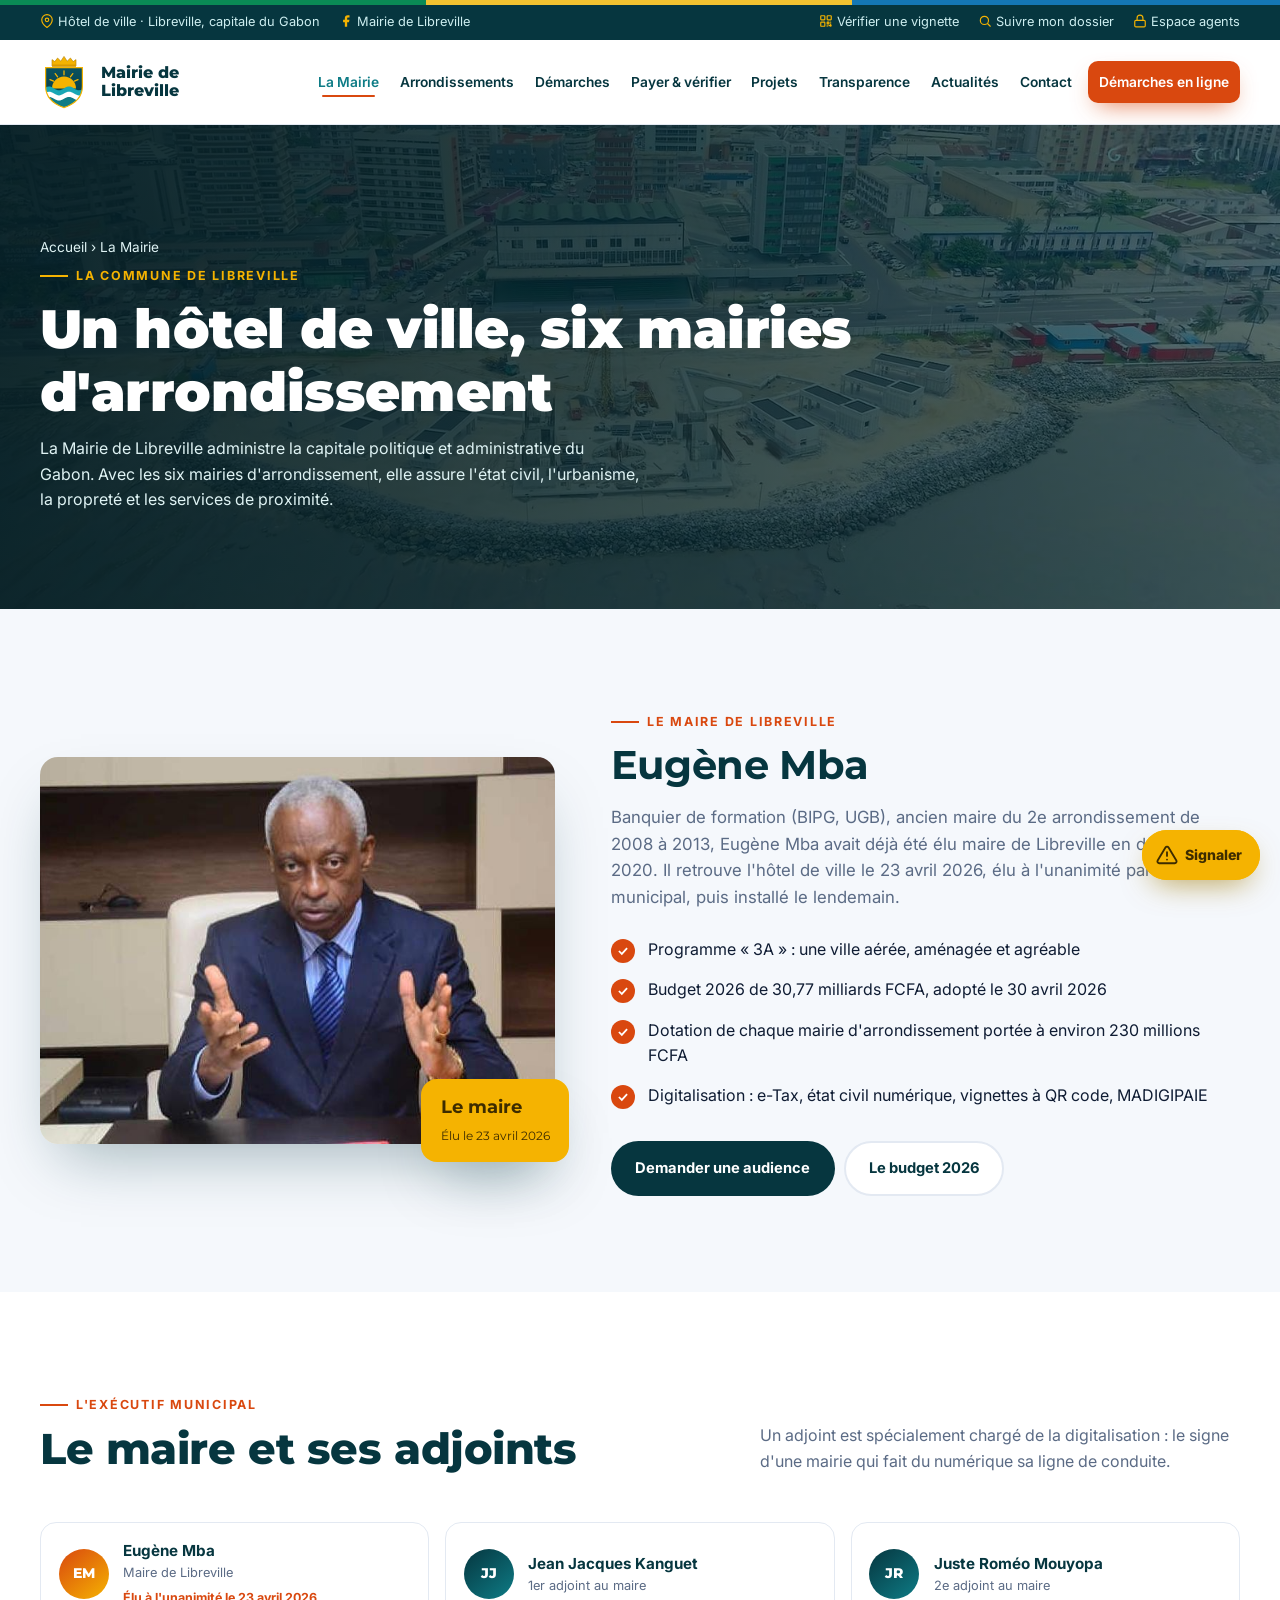
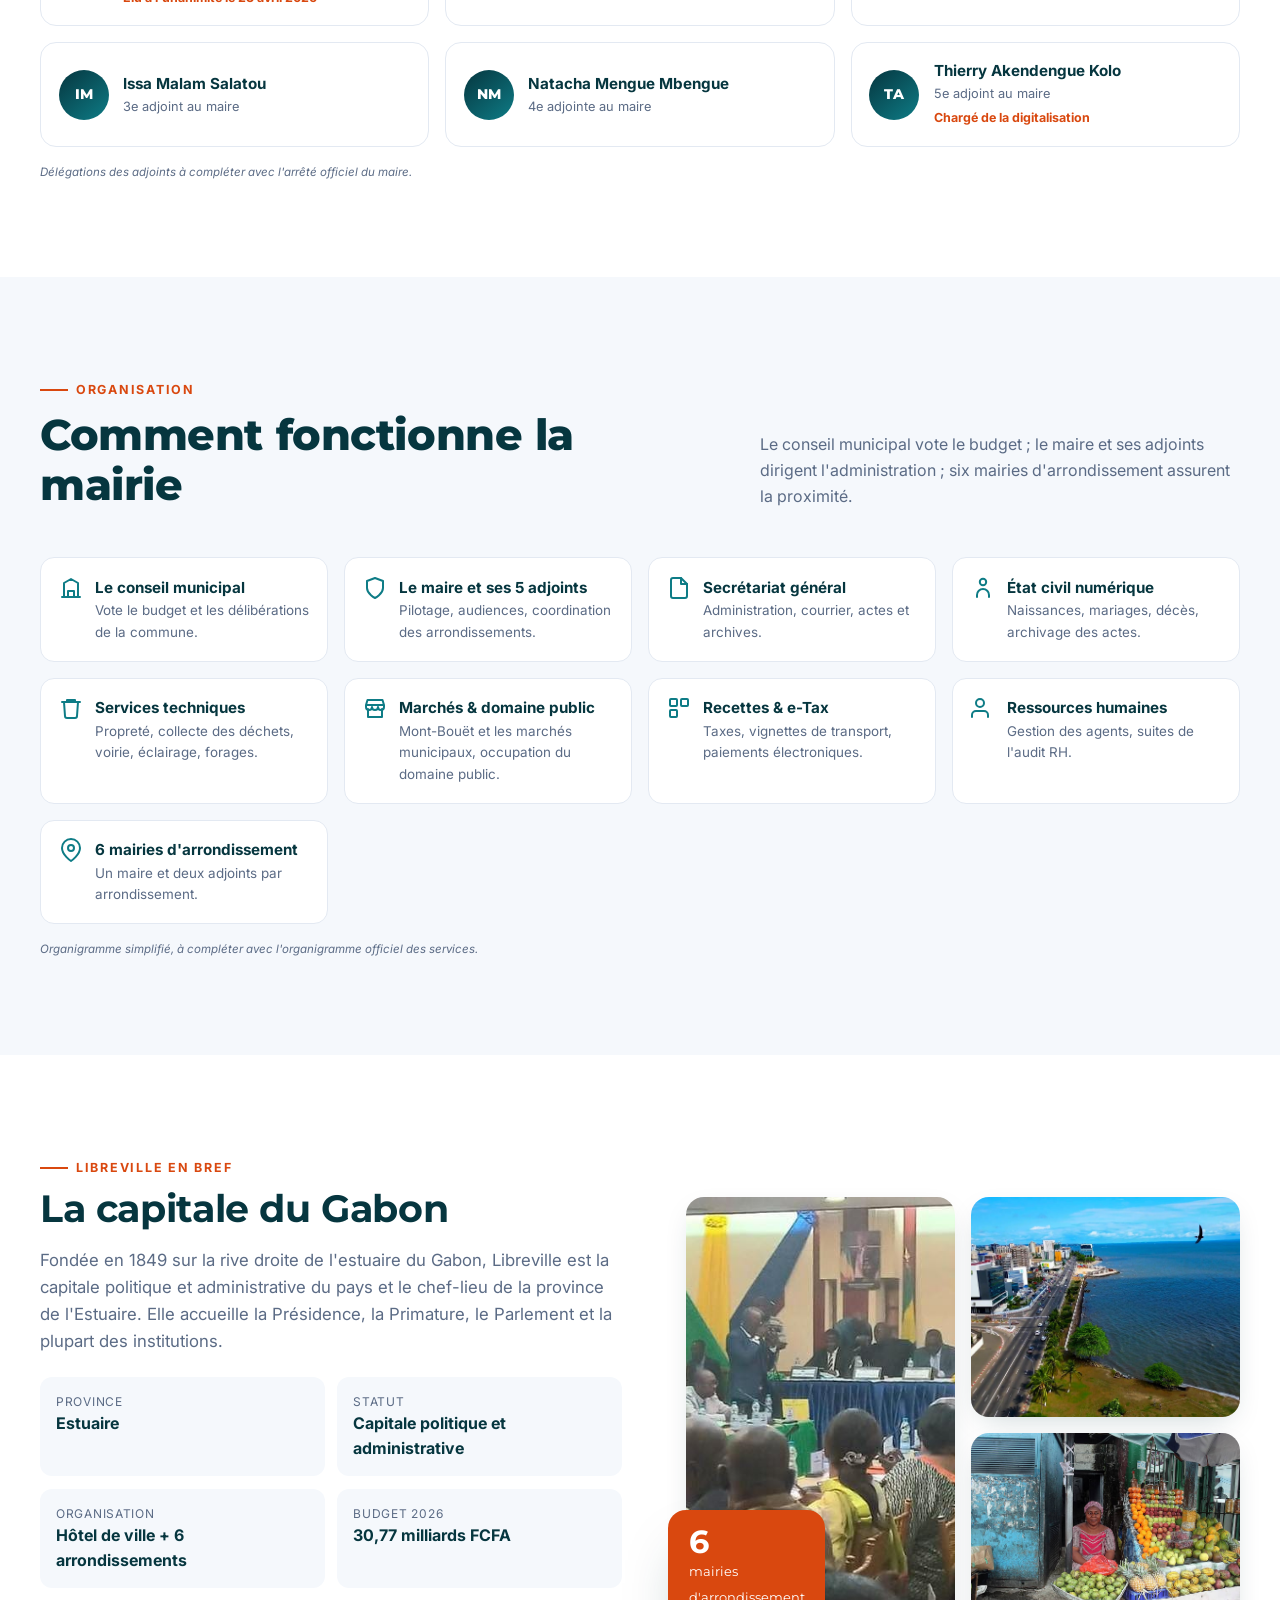
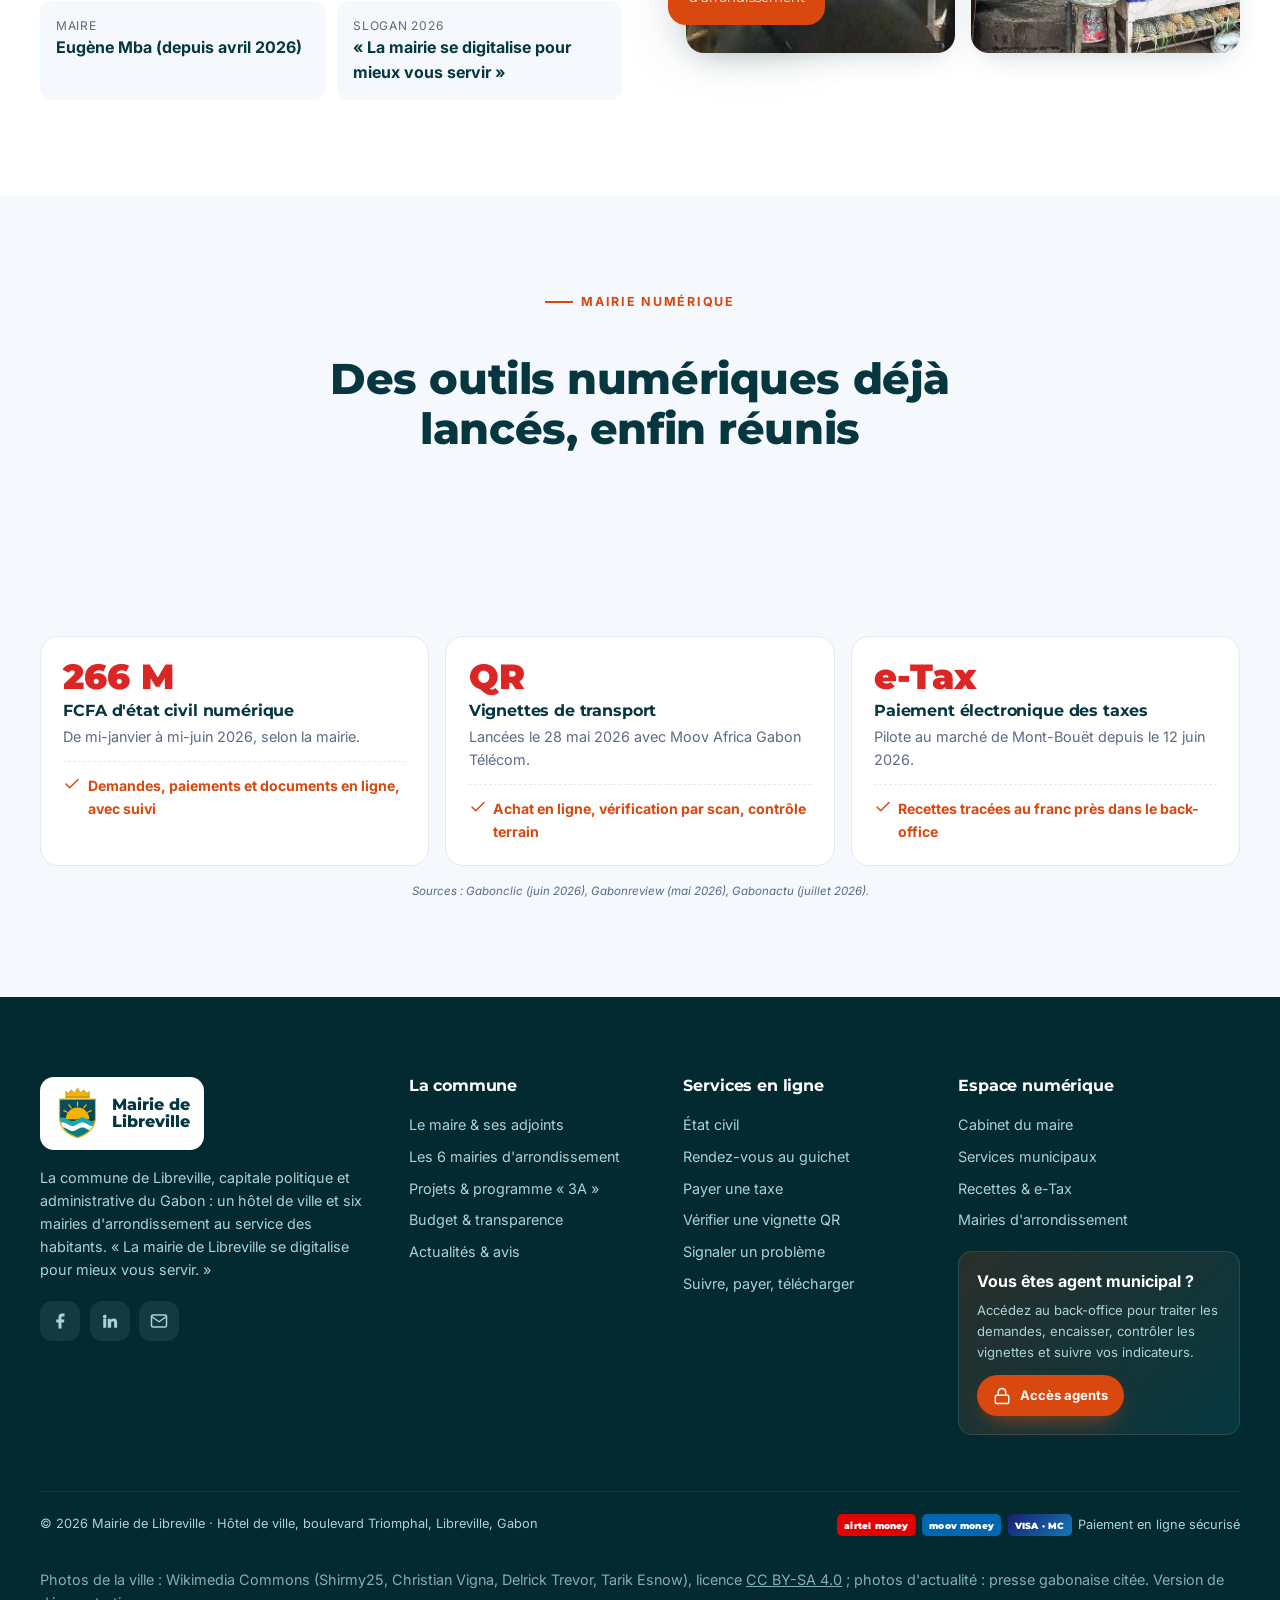
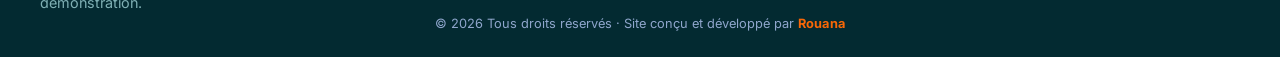
<file: mairie.html>
<!doctype html>
<html lang="fr">
<head>
<meta charset="utf-8">
<meta name="viewport" content="width=device-width, initial-scale=1, viewport-fit=cover">
<meta name="color-scheme" content="only light">
<meta name="theme-color" content="#06363f">
<title>La Mairie – Mairie de Libreville</title>
<meta name="description" content="Le maire Eugène Mba, ses adjoints, le conseil municipal, l'organisation des services et les six mairies d'arrondissement de Libreville.">
<meta property="og:title" content="La Mairie – Mairie de Libreville">
<meta property="og:description" content="Le maire Eugène Mba, ses adjoints, le conseil municipal, l'organisation des services et les six mairies d'arrondissement de Libreville.">
<meta property="og:image" content="assets/img/conseil-municipal.jpg">
<link rel="icon" href="assets/img/logo-lbv.svg">
<link rel="manifest" href="manifest.webmanifest">
<link rel="apple-touch-icon" href="assets/img/icon-192.png">
<link rel="preconnect" href="https://fonts.googleapis.com"><link rel="preconnect" href="https://fonts.gstatic.com" crossorigin>
<link href="https://fonts.googleapis.com/css2?family=Inter:wght@400;500;600;700&family=Montserrat:wght@600;700;800;900&display=swap" rel="stylesheet">
<link rel="stylesheet" href="assets/css/style.css">
</head>
<body data-page="mairie">
<div class="flagbar"></div>
<div id="site-header"></div>


<section class="page-hero">
  <img class="bg" src="assets/img/bd-independance.jpg" alt="" style="object-position:center">
  <div class="wrap">
    <p class="crumbs"><a href="index.html">Accueil</a> › La Mairie</p>
    <span class="eyebrow">La commune de Libreville</span>
    <h1>Un hôtel de ville, six mairies d'arrondissement</h1>
    <p>La Mairie de Libreville administre la capitale politique et administrative du Gabon. Avec les six mairies d'arrondissement, elle assure l'état civil, l'urbanisme, la propreté et les services de proximité.</p>
  </div>
</section>

<section>
  <div class="wrap mot">
    <div class="ph rv"><img src="assets/img/maire.jpg" alt="Eugène Mba, maire de Libreville" style="object-position:center 30%"><div class="badge"><b>Le maire</b><span>Élu le 23 avril 2026</span></div></div>
    <div>
      <span class="eyebrow rv">Le maire de Libreville</span>
      <h2 class="rv d1" style="font-size:clamp(1.7rem,3.2vw,2.5rem);color:var(--navy);margin-top:.6rem">Eugène Mba</h2>
      <p class="lead-p rv d2" style="margin-top:1rem">Banquier de formation (BIPG, UGB), ancien maire du 2e arrondissement de 2008 à 2013, Eugène Mba avait déjà été élu maire de Libreville en décembre 2020. Il retrouve l'hôtel de ville le 23 avril 2026, élu à l'unanimité par le conseil municipal, puis installé le lendemain.</p>
      <ul class="checks rv d2">
        <li>Programme « 3A » : une ville aérée, aménagée et agréable</li>
        <li>Budget 2026 de 30,77 milliards FCFA, adopté le 30 avril 2026</li>
        <li>Dotation de chaque mairie d'arrondissement portée à environ 230 millions FCFA</li>
        <li>Digitalisation : e-Tax, état civil numérique, vignettes à QR code, MADIGIPAIE</li>
      </ul>
      <div style="display:flex;gap:.6rem;flex-wrap:wrap" class="rv d3"><a class="btn btn-navy" href="demarches.html?d=audience#demande">Demander une audience</a><a class="btn btn-line" href="transparence.html">Le budget 2026</a></div>
    </div>
  </div>
</section>

<section class="bg-white">
  <div class="wrap">
    <div class="sec-head"><div><span class="eyebrow rv">L'exécutif municipal</span><h2 class="rv d1">Le maire et ses adjoints</h2></div><p class="rv d2">Un adjoint est spécialement chargé de la digitalisation : le signe d'une mairie qui fait du numérique sa ligne de conduite.</p></div>
    <div class="exec" id="exec"></div>
    <p class="imgnote" style="margin-top:1rem">Délégations des adjoints à compléter avec l'arrêté officiel du maire.</p>
  </div>
</section>

<section>
  <div class="wrap">
    <div class="sec-head"><div><span class="eyebrow rv">Organisation</span><h2 class="rv d1">Comment fonctionne la mairie</h2></div><p class="rv d2">Le conseil municipal vote le budget ; le maire et ses adjoints dirigent l'administration ; six mairies d'arrondissement assurent la proximité.</p></div>
    <div class="org">
      <div class="rv"><svg viewBox="0 0 24 24" fill="none" stroke="currentColor" stroke-width="2" stroke-linecap="round" stroke-linejoin="round"><path d="M3 21h18M5 21V7l7-4 7 4v14M9 21v-6h6v6"/></svg><span><b>Le conseil municipal</b><span>Vote le budget et les délibérations de la commune.</span></span></div>
      <div class="rv d1"><svg viewBox="0 0 24 24" fill="none" stroke="currentColor" stroke-width="2" stroke-linecap="round" stroke-linejoin="round"><path d="M12 22s8-4 8-10V5l-8-3-8 3v7c0 6 8 10 8 10z"/></svg><span><b>Le maire et ses 5 adjoints</b><span>Pilotage, audiences, coordination des arrondissements.</span></span></div>
      <div class="rv d2"><svg viewBox="0 0 24 24" fill="none" stroke="currentColor" stroke-width="2" stroke-linecap="round" stroke-linejoin="round"><path d="M14 2H6a2 2 0 00-2 2v16a2 2 0 002 2h12a2 2 0 002-2V8z"/><path d="M14 2v6h6"/></svg><span><b>Secrétariat général</b><span>Administration, courrier, actes et archives.</span></span></div>
      <div class="rv"><svg viewBox="0 0 24 24" fill="none" stroke="currentColor" stroke-width="2" stroke-linecap="round" stroke-linejoin="round"><circle cx="12" cy="6" r="3.2"/><path d="M6 21v-2a6 6 0 0112 0v2"/></svg><span><b>État civil numérique</b><span>Naissances, mariages, décès, archivage des actes.</span></span></div>
      <div class="rv d1"><svg viewBox="0 0 24 24" fill="none" stroke="currentColor" stroke-width="2" stroke-linecap="round" stroke-linejoin="round"><path d="M3 6h18M8 6V4h8v2M19 6l-1 14a2 2 0 01-2 2H8a2 2 0 01-2-2L5 6"/></svg><span><b>Services techniques</b><span>Propreté, collecte des déchets, voirie, éclairage, forages.</span></span></div>
      <div class="rv d2"><svg viewBox="0 0 24 24" fill="none" stroke="currentColor" stroke-width="2" stroke-linecap="round" stroke-linejoin="round"><path d="M3 9l1.5-5h15L21 9M3 9h18v2a3 3 0 01-6 0 3 3 0 01-6 0 3 3 0 01-6 0zM5 13v8h14v-8"/></svg><span><b>Marchés & domaine public</b><span>Mont-Bouët et les marchés municipaux, occupation du domaine public.</span></span></div>
      <div class="rv"><svg viewBox="0 0 24 24" fill="none" stroke="currentColor" stroke-width="2" stroke-linecap="round" stroke-linejoin="round"><rect x="3" y="3" width="7" height="7" rx="1"/><rect x="14" y="3" width="7" height="7" rx="1"/><rect x="3" y="14" width="7" height="7" rx="1"/></svg><span><b>Recettes & e-Tax</b><span>Taxes, vignettes de transport, paiements électroniques.</span></span></div>
      <div class="rv d1"><svg viewBox="0 0 24 24" fill="none" stroke="currentColor" stroke-width="2" stroke-linecap="round" stroke-linejoin="round"><path d="M17 21v-2a4 4 0 00-4-4H5a4 4 0 00-4 4v2"/><circle cx="9" cy="7" r="4"/></svg><span><b>Ressources humaines</b><span>Gestion des agents, suites de l'audit RH.</span></span></div>
      <div class="rv d2"><svg viewBox="0 0 24 24" fill="none" stroke="currentColor" stroke-width="2" stroke-linecap="round" stroke-linejoin="round"><path d="M21 10c0 7-9 13-9 13S3 17 3 10a9 9 0 0118 0z"/><circle cx="12" cy="10" r="3"/></svg><span><b>6 mairies d'arrondissement</b><span>Un maire et deux adjoints par arrondissement.</span></span></div>
    </div>
    <p class="imgnote" style="margin-top:1rem">Organigramme simplifié, à compléter avec l'organigramme officiel des services.</p>
  </div>
</section>

<section class="bg-white">
  <div class="wrap split">
    <div>
      <span class="eyebrow rv">Libreville en bref</span>
      <h2 class="rv d1" style="font-size:clamp(1.7rem,3.2vw,2.4rem);color:var(--navy);margin:.6rem 0 1rem">La capitale du Gabon</h2>
      <p class="lead-p rv d2">Fondée en 1849 sur la rive droite de l'estuaire du Gabon, Libreville est la capitale politique et administrative du pays et le chef-lieu de la province de l'Estuaire. Elle accueille la Présidence, la Primature, le Parlement et la plupart des institutions.</p>
      <div class="idcard rv d2">
        <div><small>Province</small><b>Estuaire</b></div>
        <div><small>Statut</small><b>Capitale politique et administrative</b></div>
        <div><small>Organisation</small><b>Hôtel de ville + 6 arrondissements</b></div>
        <div><small>Budget 2026</small><b>30,77 milliards FCFA</b></div>
        <div><small>Maire</small><b>Eugène Mba (depuis avril 2026)</b></div>
        <div><small>Slogan 2026</small><b>« La mairie se digitalise pour mieux vous servir »</b></div>
      </div>
    </div>
    <div class="mosaic rv">
      <img src="assets/img/conseil-municipal.jpg" alt="Session du conseil municipal" loading="lazy">
      <img src="assets/img/front-de-mer.jpg" alt="Front de mer de Libreville" loading="lazy">
      <img src="assets/img/marche.jpg" alt="Commerçante de Libreville" loading="lazy">
      <div class="badge"><b>6</b><span>mairies<br>d'arrondissement</span></div>
    </div>
  </div>
</section>

<section>
  <div class="wrap">
    <div class="center"><div class="sec-head"><span class="eyebrow rv">Mairie numérique</span><h2 class="rv d1">Des outils numériques déjà lancés, enfin réunis</h2><p class="rv d2">e-Tax, état civil numérique, vignettes QR, MADIGIPAIE : la mairie a ouvert plusieurs chantiers numériques. Le portail les relie en une seule porte d'entrée pour l'habitant et un seul back-office pour les agents.</p></div></div>
    <div class="digital">
      <div class="dg rv"><div class="k">266 M</div><h4>FCFA d'état civil numérique</h4><p>De mi-janvier à mi-juin 2026, selon la mairie.</p><div class="fix"><svg viewBox="0 0 24 24" fill="none" stroke="currentColor" stroke-width="2" stroke-linecap="round" stroke-linejoin="round"><path d="M20 6L9 17l-5-5"/></svg>Demandes, paiements et documents en ligne, avec suivi</div></div>
      <div class="dg rv d1"><div class="k">QR</div><h4>Vignettes de transport</h4><p>Lancées le 28 mai 2026 avec Moov Africa Gabon Télécom.</p><div class="fix"><svg viewBox="0 0 24 24" fill="none" stroke="currentColor" stroke-width="2" stroke-linecap="round" stroke-linejoin="round"><path d="M20 6L9 17l-5-5"/></svg>Achat en ligne, vérification par scan, contrôle terrain</div></div>
      <div class="dg rv d2"><div class="k">e-Tax</div><h4>Paiement électronique des taxes</h4><p>Pilote au marché de Mont-Bouët depuis le 12 juin 2026.</p><div class="fix"><svg viewBox="0 0 24 24" fill="none" stroke="currentColor" stroke-width="2" stroke-linecap="round" stroke-linejoin="round"><path d="M20 6L9 17l-5-5"/></svg>Recettes tracées au franc près dans le back-office</div></div>
    </div>
    <p class="imgnote center" style="margin-top:1rem">Sources : Gabonclic (juin 2026), Gabonreview (mai 2026), Gabonactu (juillet 2026).</p>
  </div>
</section>

<div id="site-footer"></div>
<script src="assets/js/data.js"></script>
<script src="assets/js/config.js"></script>
<script src="assets/js/store.js"></script>
<script src="assets/js/main.js"></script>
</body>
</html>
</file>
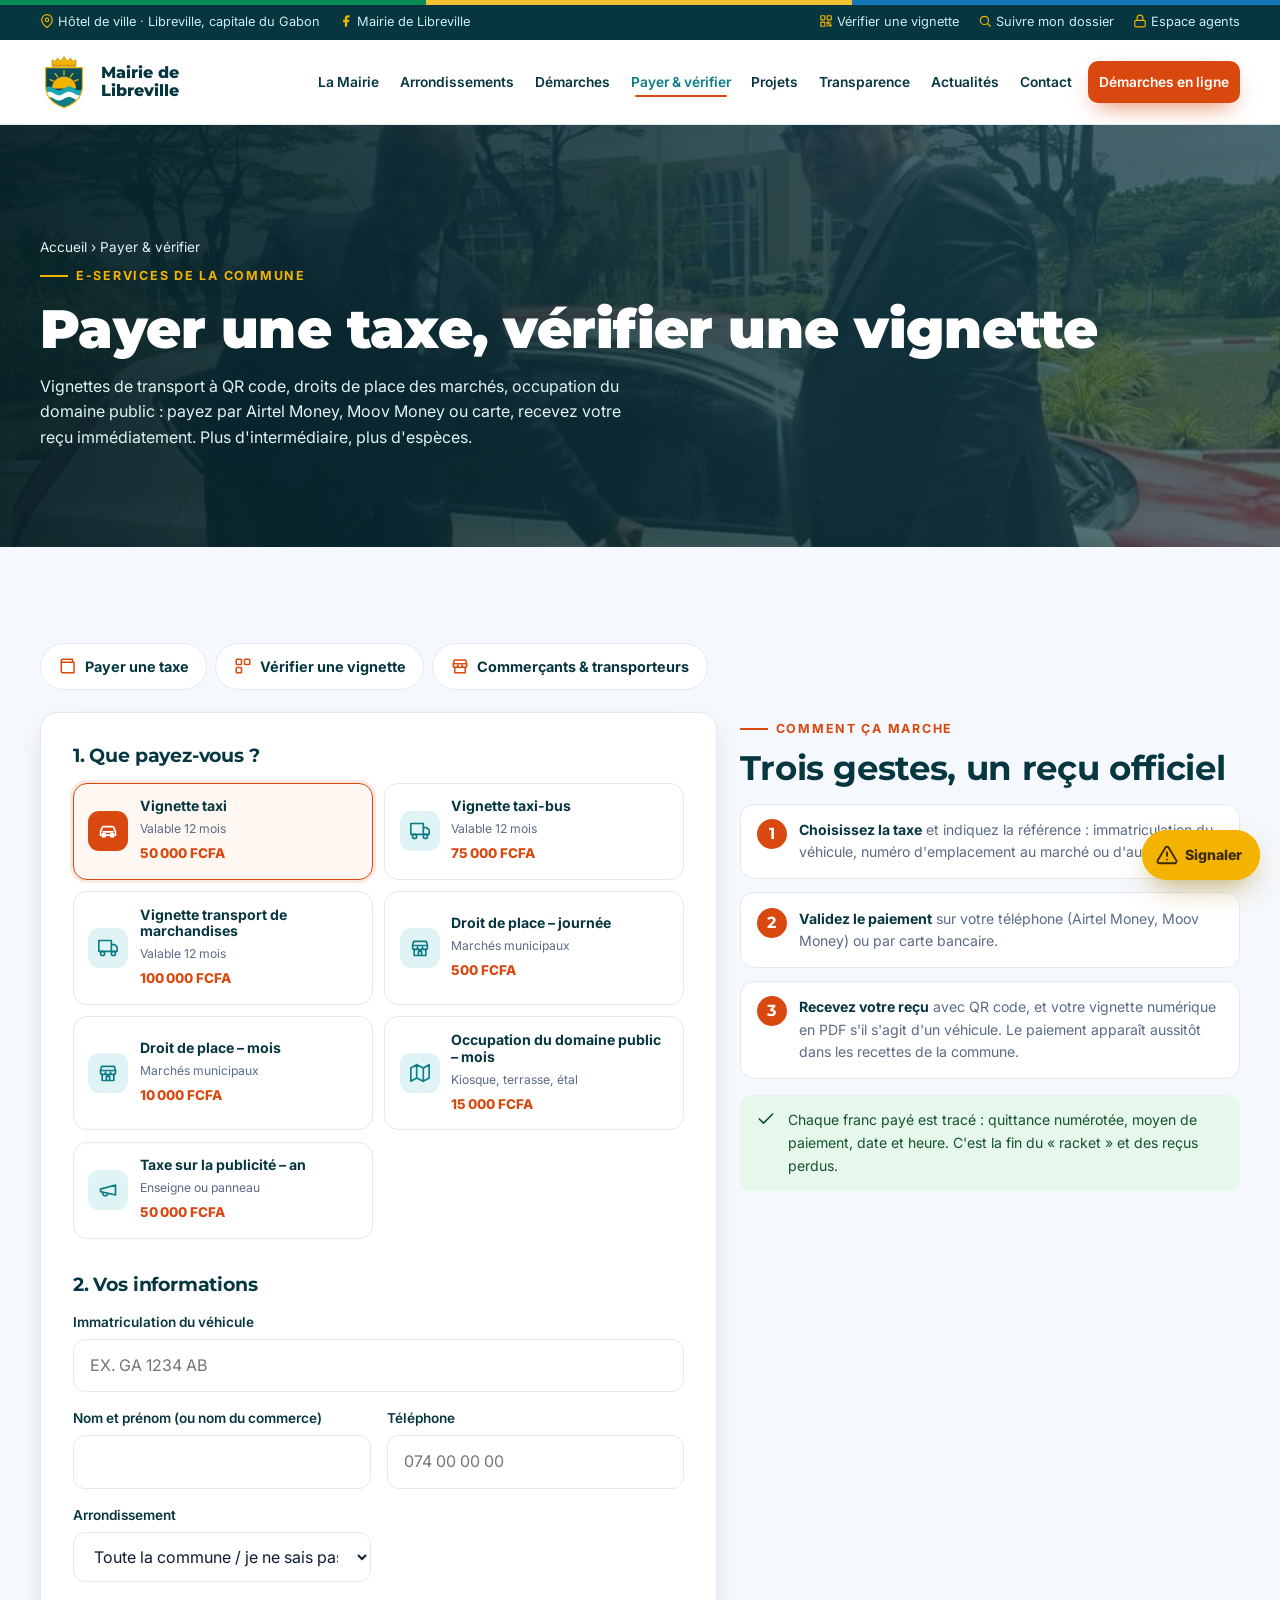
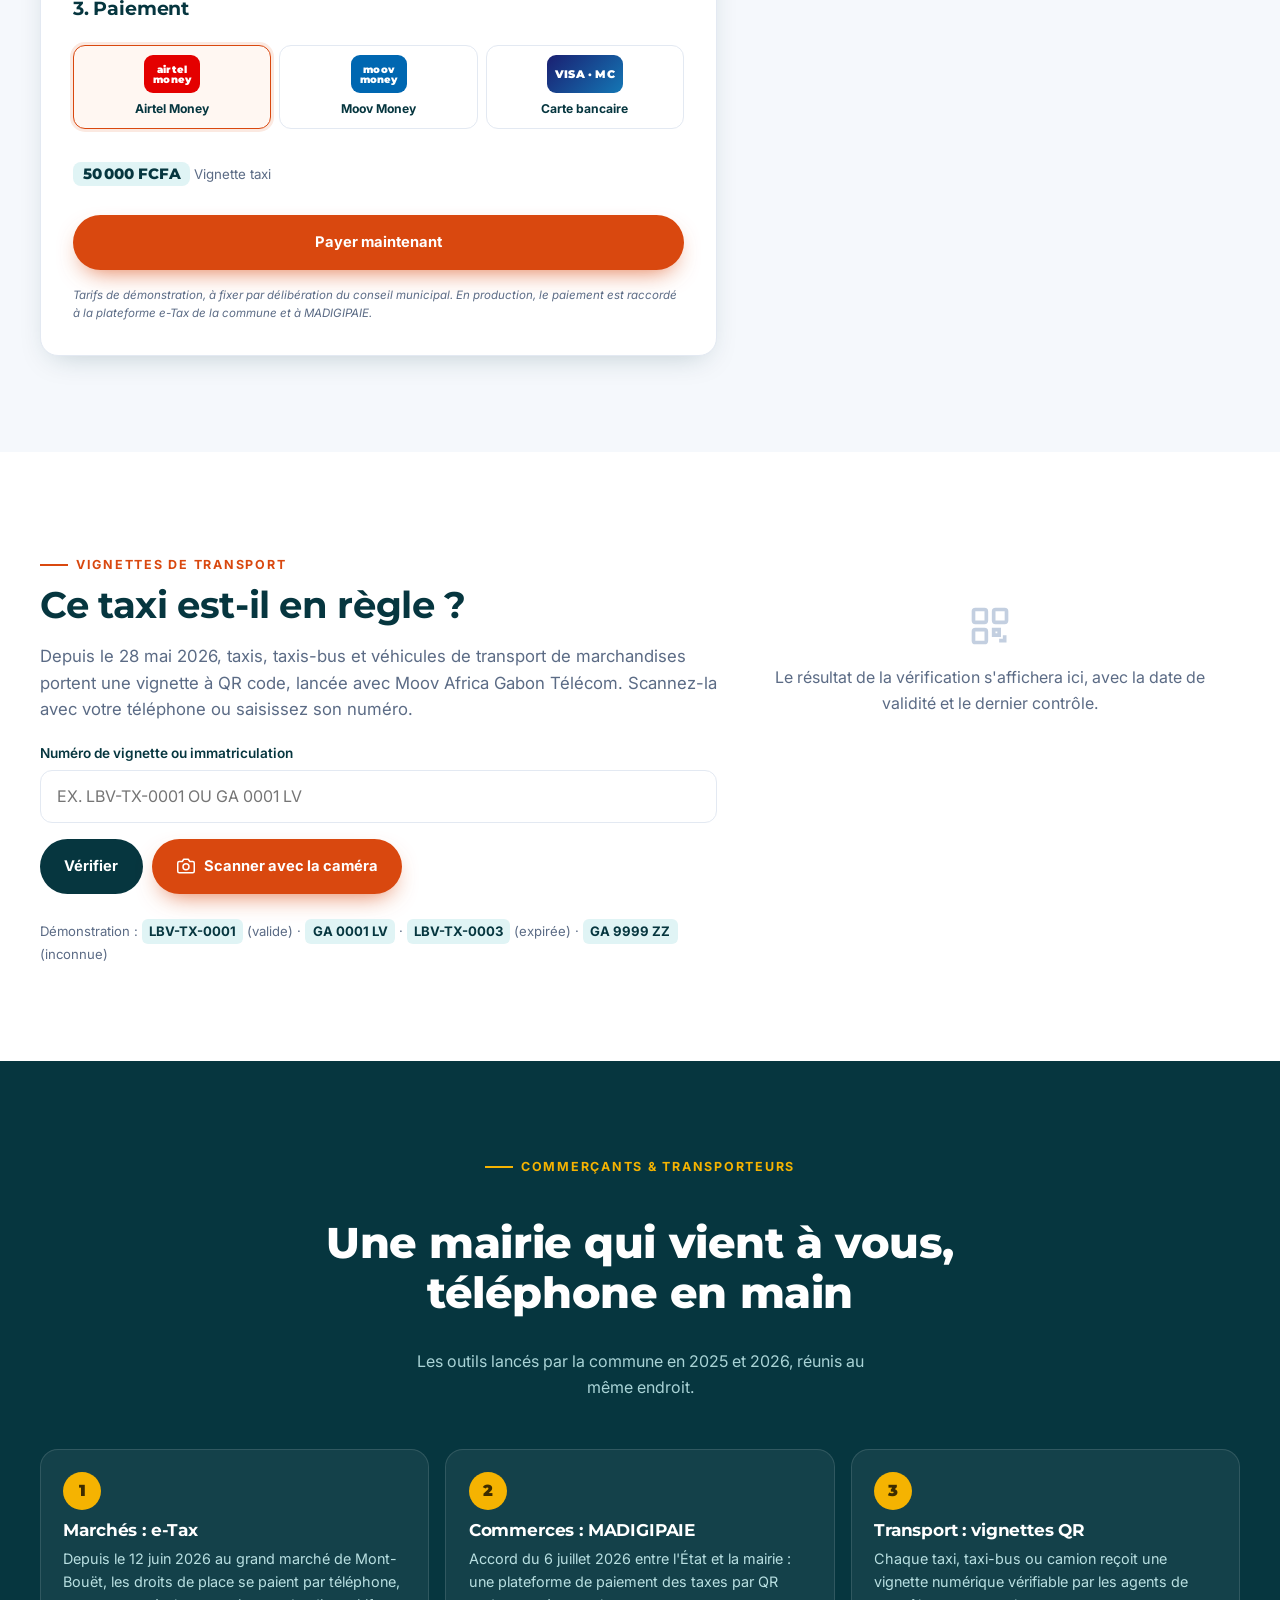
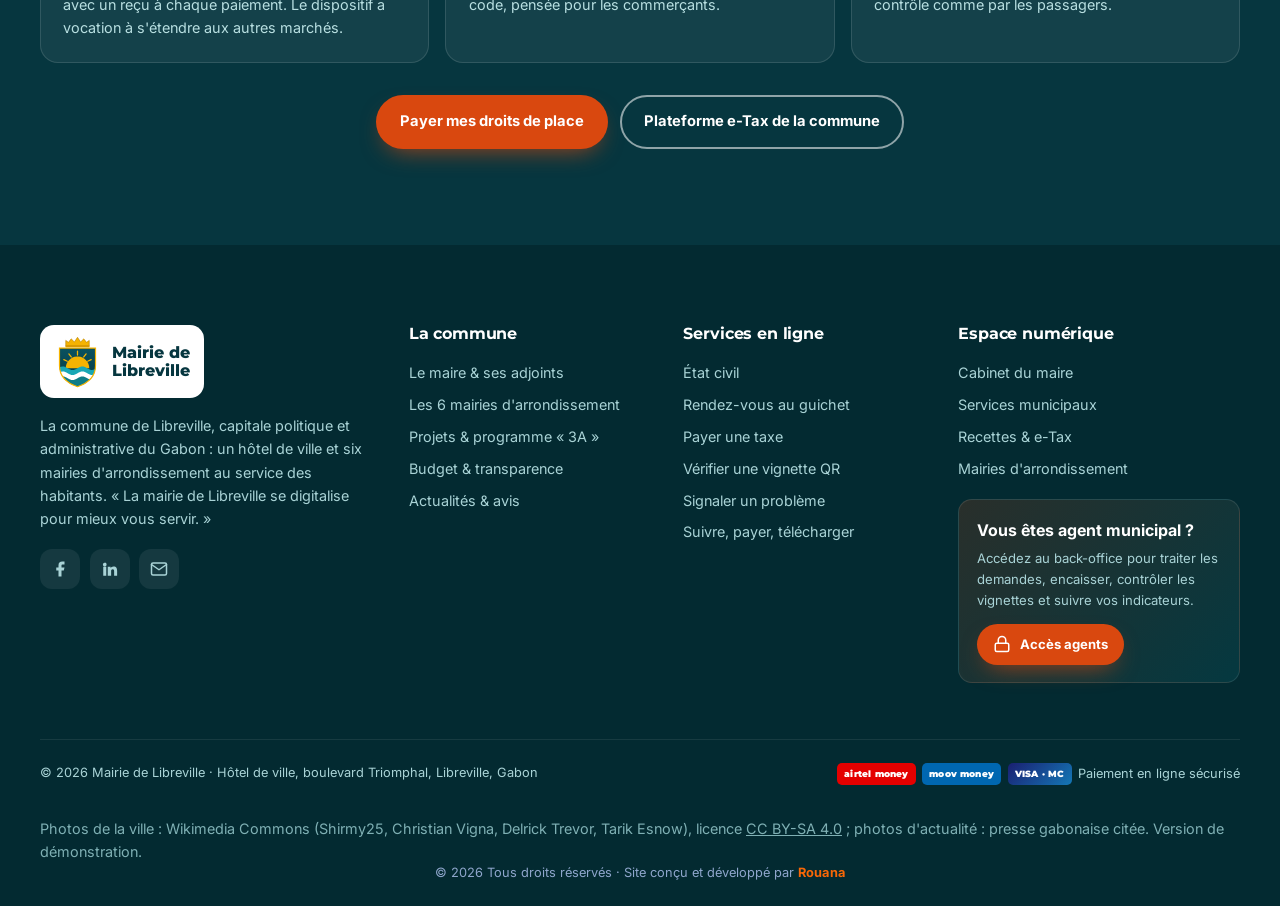
<file: payer.html>
<!doctype html>
<html lang="fr">
<head>
<meta charset="utf-8">
<meta name="viewport" content="width=device-width, initial-scale=1, viewport-fit=cover">
<meta name="color-scheme" content="only light">
<meta name="theme-color" content="#06363f">
<title>Payer & vérifier – e-Services de la Mairie de Libreville</title>
<meta name="description" content="Payer en ligne les taxes municipales de Libreville (vignettes de transport, droits de place, domaine public, publicité) et vérifier une vignette à QR code.">
<meta property="og:title" content="Payer & vérifier – e-Services de la Mairie de Libreville">
<meta property="og:description" content="Payer en ligne les taxes municipales de Libreville (vignettes de transport, droits de place, domaine public, publicité) et vérifier une vignette à QR code.">
<meta property="og:image" content="assets/img/vignettes-lancement.jpg">
<link rel="icon" href="assets/img/logo-lbv.svg">
<link rel="manifest" href="manifest.webmanifest">
<link rel="apple-touch-icon" href="assets/img/icon-192.png">
<link rel="preconnect" href="https://fonts.googleapis.com"><link rel="preconnect" href="https://fonts.gstatic.com" crossorigin>
<link href="https://fonts.googleapis.com/css2?family=Inter:wght@400;500;600;700&family=Montserrat:wght@600;700;800;900&display=swap" rel="stylesheet">
<link rel="stylesheet" href="assets/css/style.css">
</head>
<body data-page="payer">
<div class="flagbar"></div>
<div id="site-header"></div>


<section class="page-hero">
  <img class="bg" src="assets/img/vignette-0001.jpg" alt="" style="object-position:center 30%">
  <div class="wrap">
    <p class="crumbs"><a href="index.html">Accueil</a> › Payer & vérifier</p>
    <span class="eyebrow">e-Services de la commune</span>
    <h1>Payer une taxe, vérifier une vignette</h1>
    <p>Vignettes de transport à QR code, droits de place des marchés, occupation du domaine public : payez par Airtel Money, Moov Money ou carte, recevez votre reçu immédiatement. Plus d'intermédiaire, plus d'espèces.</p>
  </div>
</section>

<section id="payer">
  <div class="wrap">
    <div class="svc-tabs rv"><a href="#payer"><svg viewBox="0 0 24 24" fill="none" stroke="currentColor" stroke-width="2" stroke-linecap="round" stroke-linejoin="round"><path d="M20 7H5a2 2 0 010-4h13v4M3 5v14a2 2 0 002 2h15V7"/></svg>Payer une taxe</a><a href="#verifier"><svg viewBox="0 0 24 24" fill="none" stroke="currentColor" stroke-width="2" stroke-linecap="round" stroke-linejoin="round"><rect x="3" y="3" width="7" height="7" rx="1"/><rect x="14" y="3" width="7" height="7" rx="1"/><rect x="3" y="14" width="7" height="7" rx="1"/></svg>Vérifier une vignette</a><a href="#commercants"><svg viewBox="0 0 24 24" fill="none" stroke="currentColor" stroke-width="2" stroke-linecap="round" stroke-linejoin="round"><path d="M3 9l1.5-5h15L21 9M3 9h18v2a3 3 0 01-6 0 3 3 0 01-6 0 3 3 0 01-6 0zM5 13v8h14v-8"/></svg>Commerçants & transporteurs</a></div>
    <div class="svc-cols">
      <form class="panel form" id="tax-form" novalidate>
        <h3 style="color:var(--navy)">1. Que payez-vous ?</h3>
        <div class="taxgrid" id="taxgrid"></div>
        <h3 style="color:var(--navy)">2. Vos informations</h3>
        <div class="field"><label for="tref" id="tref-l">Référence</label><input id="tref" name="ref" required style="text-transform:uppercase"></div>
        <div class="row"><div class="field"><label for="tnom">Nom et prénom (ou nom du commerce)</label><input id="tnom" name="nom" required autocomplete="name"></div><div class="field"><label for="ttel">Téléphone</label><input id="ttel" name="tel" type="tel" required placeholder="074 00 00 00" autocomplete="tel"></div></div>
        <div class="row"><div class="field"><label for="tarr">Arrondissement</label><select id="tarr" name="arr"></select></div><div class="field" id="tqte" hidden><label for="tq" id="tqte-l">Nombre de jours</label><input id="tq" name="qte" type="number" min="1" max="12" value="1"></div></div>
        <h3 style="color:var(--navy)">3. Paiement</h3>
        <div class="mpay" id="mpay"></div>
        <p id="ttot" style="margin-bottom:.8rem"></p>
        <button class="btn btn-orange" type="submit" style="justify-content:center">Payer maintenant</button>
        <p class="imgnote">Tarifs de démonstration, à fixer par délibération du conseil municipal. En production, le paiement est raccordé à la plateforme e-Tax de la commune et à MADIGIPAIE.</p>
      </form>
      <div>
        <span class="eyebrow rv">Comment ça marche</span>
        <h2 class="rv d1" style="font-size:clamp(1.5rem,2.8vw,2.1rem);color:var(--navy);margin:.6rem 0 1rem">Trois gestes, un reçu officiel</h2>
        <div class="howto rv d2">
          <div><b class="n">1</b><p><strong>Choisissez la taxe</strong> et indiquez la référence : immatriculation du véhicule, numéro d'emplacement au marché ou d'autorisation.</p></div>
          <div><b class="n">2</b><p><strong>Validez le paiement</strong> sur votre téléphone (Airtel Money, Moov Money) ou par carte bancaire.</p></div>
          <div><b class="n">3</b><p><strong>Recevez votre reçu</strong> avec QR code, et votre vignette numérique en PDF s'il s'agit d'un véhicule. Le paiement apparaît aussitôt dans les recettes de la commune.</p></div>
        </div>
        <div class="alert-box ok rv d3" style="margin-top:1rem"><svg viewBox="0 0 24 24" fill="none" stroke="currentColor" stroke-width="2" stroke-linecap="round" stroke-linejoin="round"><path d="M20 6L9 17l-5-5"/></svg><span>Chaque franc payé est tracé : quittance numérotée, moyen de paiement, date et heure. C'est la fin du « racket » et des reçus perdus.</span></div>
      </div>
    </div>
  </div>
</section>

<section class="bg-white" id="verifier">
  <div class="wrap svc-cols">
    <div>
      <span class="eyebrow rv">Vignettes de transport</span>
      <h2 class="rv d1" style="font-size:clamp(1.6rem,3vw,2.3rem);color:var(--navy);margin:.6rem 0 1rem">Ce taxi est-il en règle ?</h2>
      <p class="lead-p rv d2">Depuis le 28 mai 2026, taxis, taxis-bus et véhicules de transport de marchandises portent une vignette à QR code, lancée avec Moov Africa Gabon Télécom. Scannez-la avec votre téléphone ou saisissez son numéro.</p>
      <form class="form rv d2" id="vig-form" style="margin-top:1.2rem"><div class="field"><label for="vq">Numéro de vignette ou immatriculation</label><input id="vq" name="q" required placeholder="Ex. LBV-TX-0001 ou GA 0001 LV" style="text-transform:uppercase"></div>
        <div style="display:flex;gap:.6rem;flex-wrap:wrap"><button class="btn btn-navy">Vérifier</button><button class="btn btn-orange" type="button" id="scan-btn"><svg viewBox="0 0 24 24" fill="none" stroke="currentColor" stroke-width="2" stroke-linecap="round" stroke-linejoin="round"><path d="M23 19a2 2 0 01-2 2H3a2 2 0 01-2-2V8a2 2 0 012-2h4l2-3h6l2 3h4a2 2 0 012 2z"/><circle cx="12" cy="13" r="4"/></svg> Scanner avec la caméra</button></div>
        <p class="demo-hint" id="vig-demo"></p>
      </form>
      <div class="scanbox" id="scanbox" hidden></div>
    </div>
    <div class="vres" id="vig-out"><div class="empty"><svg viewBox="0 0 24 24" fill="none" stroke="currentColor" stroke-width="2"><rect x="3" y="3" width="7" height="7" rx="1"/><rect x="14" y="3" width="7" height="7" rx="1"/><rect x="3" y="14" width="7" height="7" rx="1"/><path d="M14 14h3v3h-3zM17 20h4M20 17v4"/></svg><p>Le résultat de la vérification s'affichera ici, avec la date de validité et le dernier contrôle.</p></div></div>
  </div>
</section>

<section class="bg-navy" id="commercants">
  <div class="wrap">
    <div class="center"><div class="sec-head"><span class="eyebrow">Commerçants & transporteurs</span><h2>Une mairie qui vient à vous, téléphone en main</h2><p>Les outils lancés par la commune en 2025 et 2026, réunis au même endroit.</p></div></div>
    <div class="steps3">
      <div class="rv"><span class="n">1</span><h4>Marchés : e-Tax</h4><p>Depuis le 12 juin 2026 au grand marché de Mont-Bouët, les droits de place se paient par téléphone, avec un reçu à chaque paiement. Le dispositif a vocation à s'étendre aux autres marchés.</p></div>
      <div class="rv d1"><span class="n">2</span><h4>Commerces : MADIGIPAIE</h4><p>Accord du 6 juillet 2026 entre l'État et la mairie : une plateforme de paiement des taxes par QR code, pensée pour les commerçants.</p></div>
      <div class="rv d2"><span class="n">3</span><h4>Transport : vignettes QR</h4><p>Chaque taxi, taxi-bus ou camion reçoit une vignette numérique vérifiable par les agents de contrôle comme par les passagers.</p></div>
    </div>
    <div style="display:flex;gap:.7rem;flex-wrap:wrap;justify-content:center;margin-top:2rem"><a class="btn btn-orange" href="#payer">Payer mes droits de place</a><a class="btn btn-ghost" href="https://etax-libreville.ga/" target="_blank" rel="noopener">Plateforme e-Tax de la commune</a></div>
  </div>
</section>

<div id="site-footer"></div>
<script src="assets/js/data.js"></script>
<script src="assets/js/config.js"></script>
<script src="assets/js/store.js"></script>
<script src="assets/js/main.js"></script>
</body>
</html>
</file>
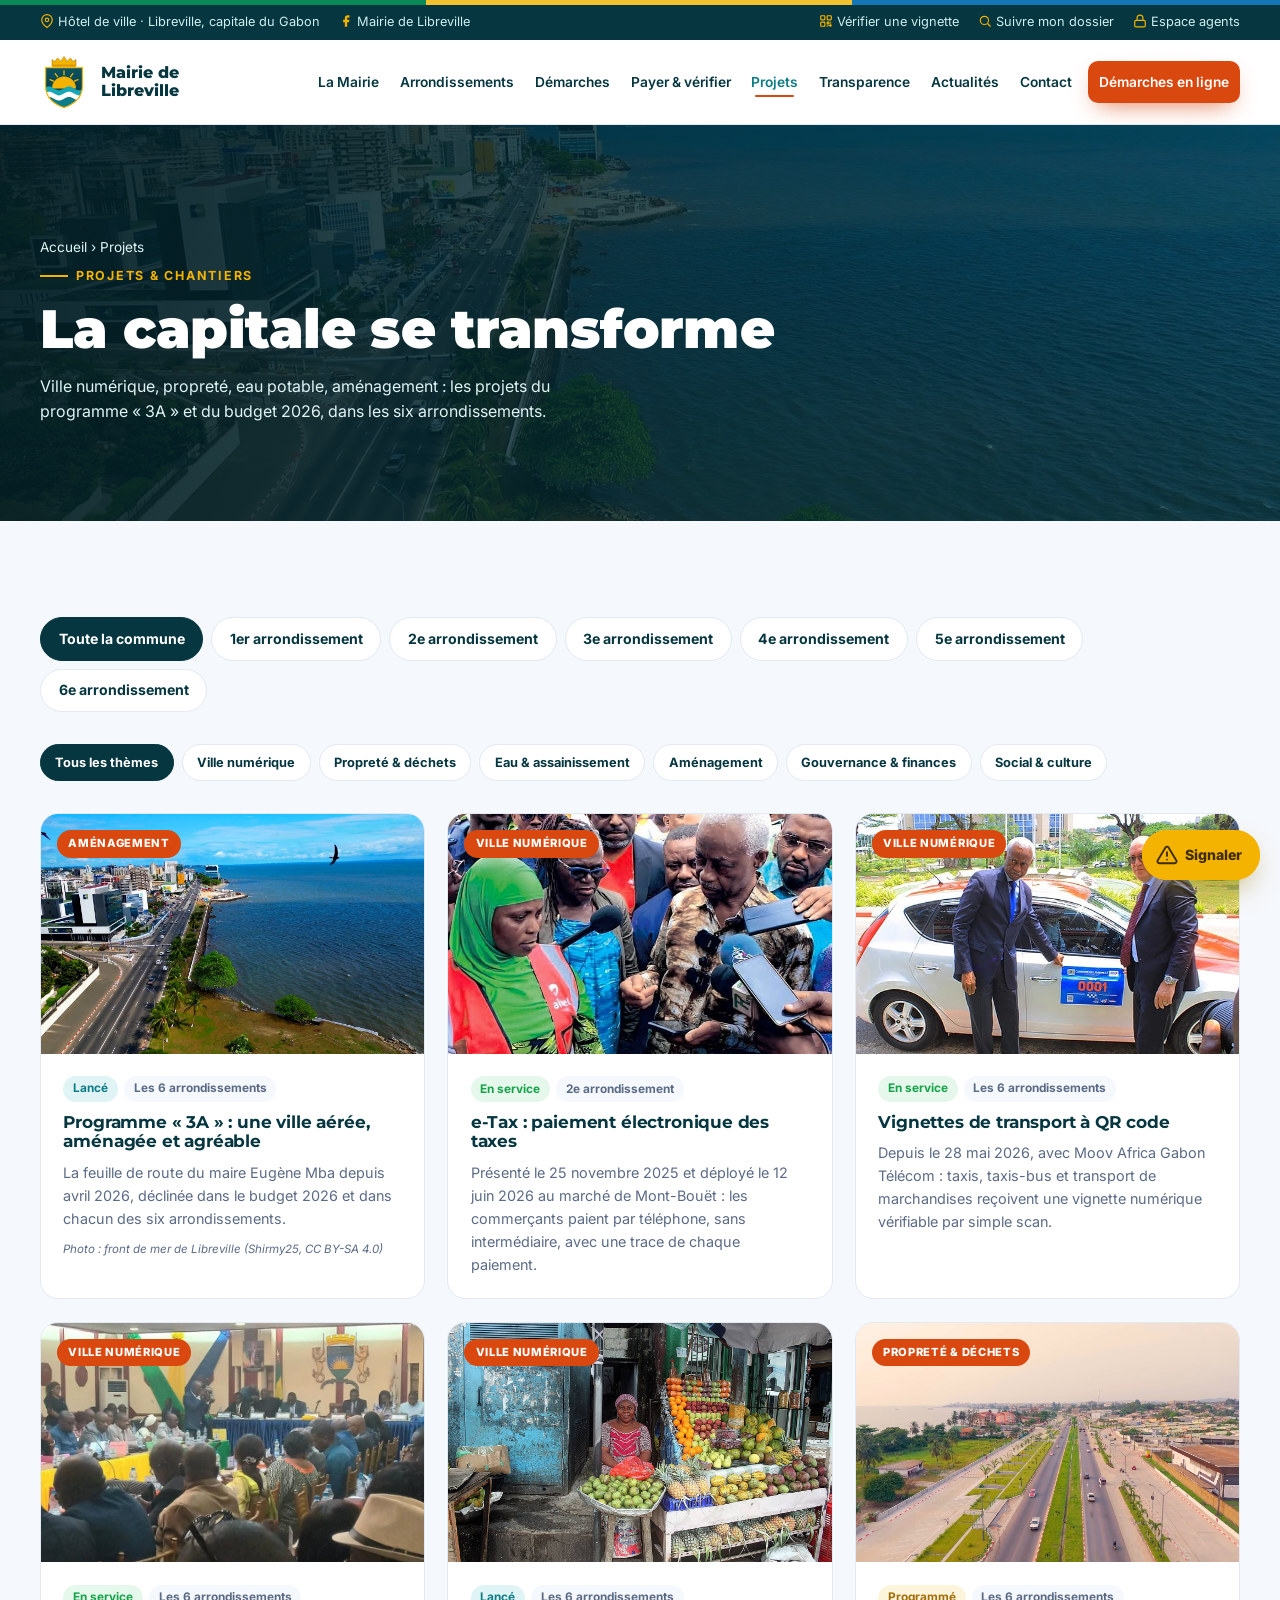
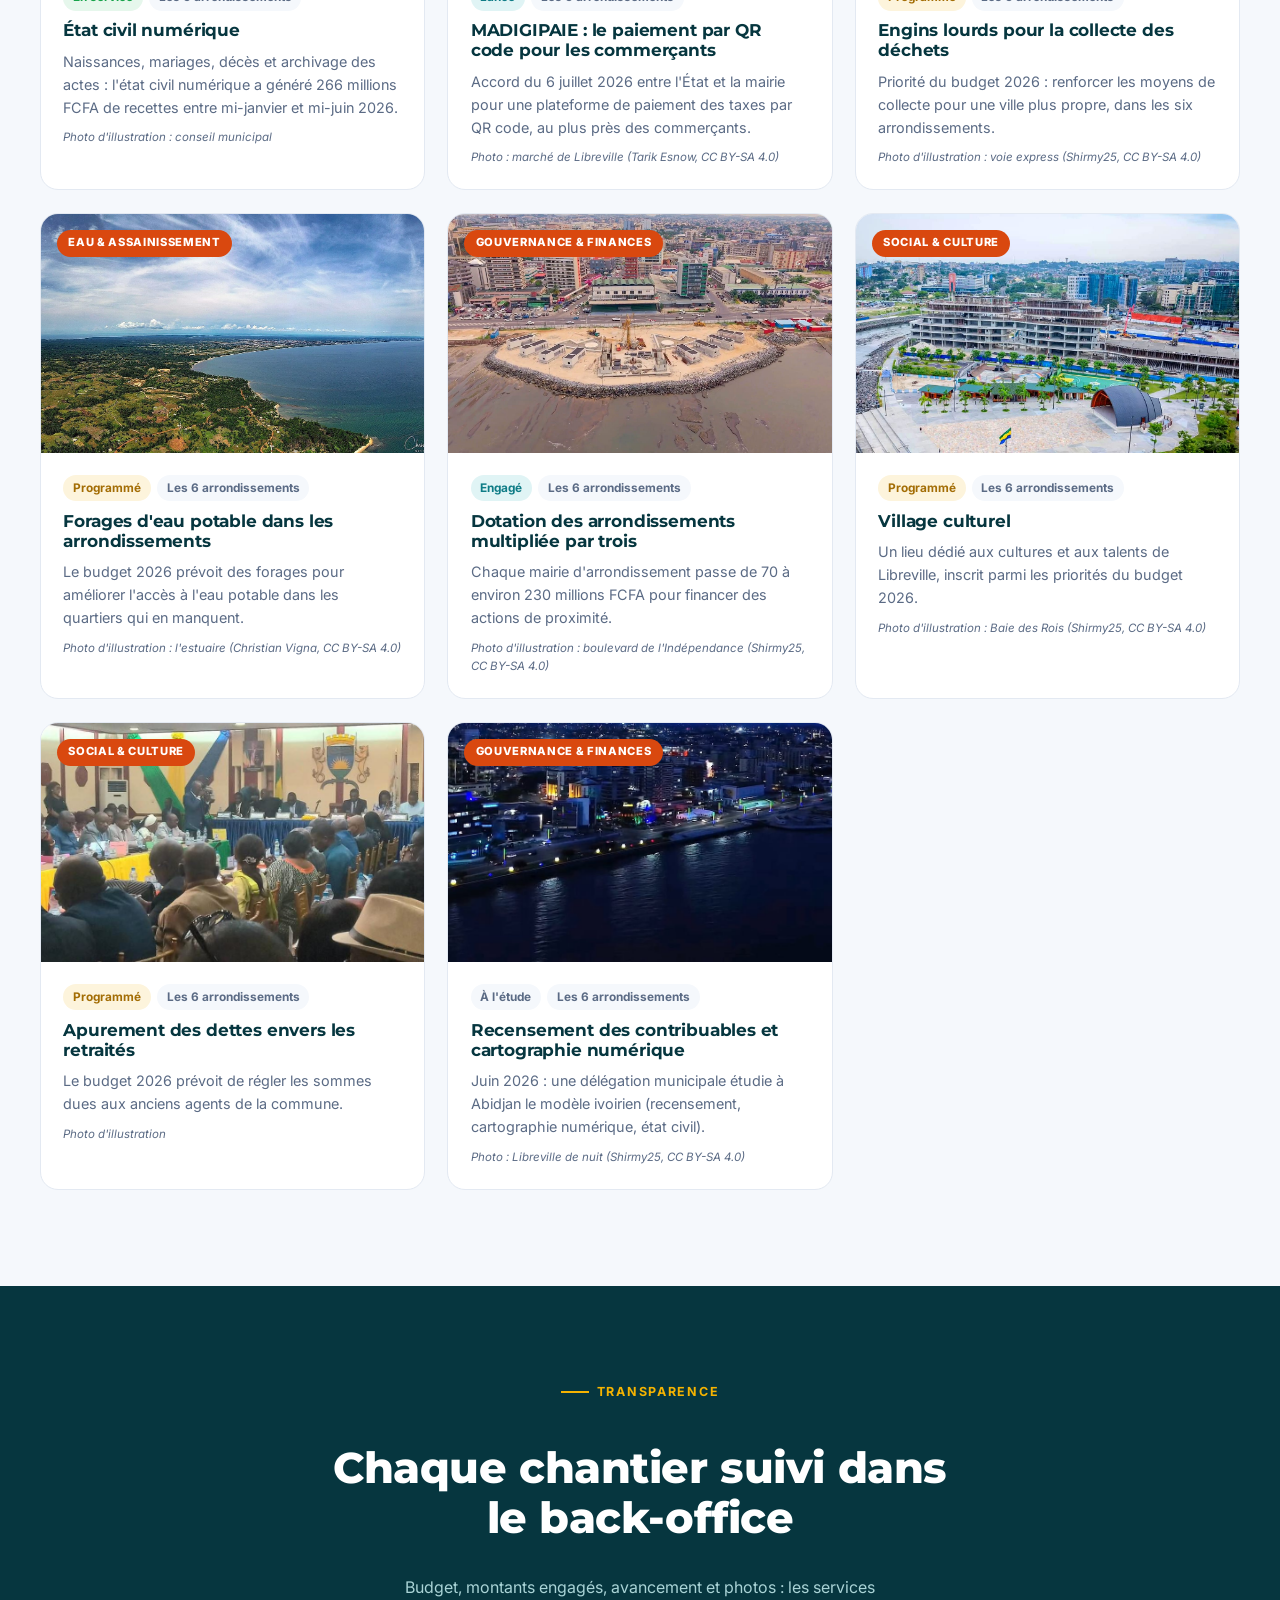
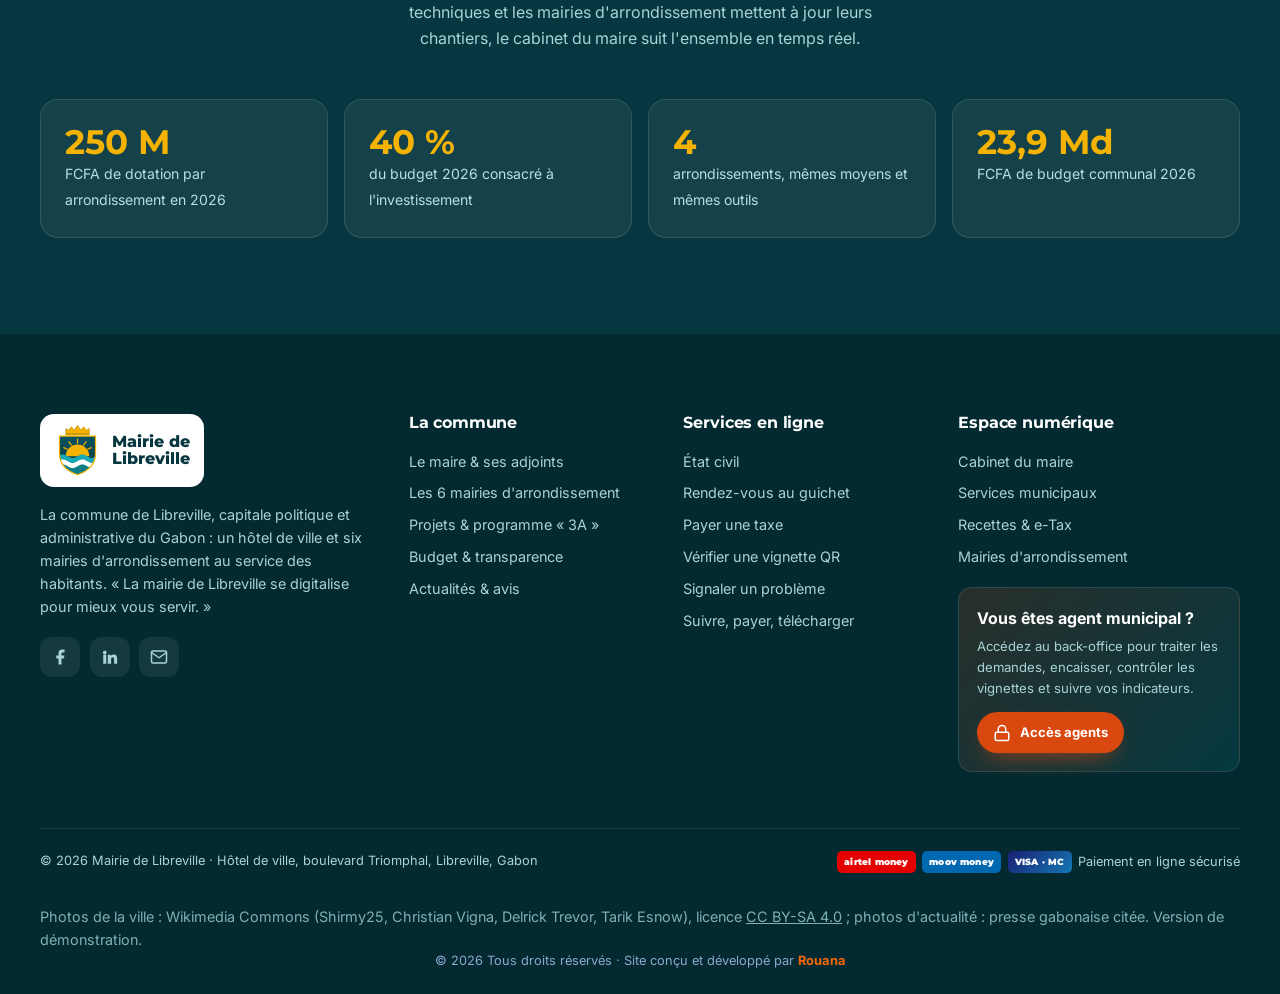
<file: projets.html>
<!doctype html>
<html lang="fr">
<head>
<meta charset="utf-8">
<meta name="viewport" content="width=device-width, initial-scale=1, viewport-fit=cover">
<meta name="color-scheme" content="only light">
<meta name="theme-color" content="#06363f">
<title>Projets & chantiers – Mairie de Libreville</title>
<meta name="description" content="Les projets et chantiers de la commune de Libreville : programme « 3A », e-Tax, vignettes QR, état civil numérique, collecte des déchets, forages d’eau potable, village culturel.">
<meta property="og:title" content="Projets & chantiers – Mairie de Libreville">
<meta property="og:description" content="Les projets et chantiers de la commune de Libreville : programme « 3A », e-Tax, vignettes QR, état civil numérique, collecte des déchets, forages d’eau potable, village culturel.">
<meta property="og:image" content="assets/img/front-de-mer.jpg">
<link rel="icon" href="assets/img/logo-lbv.svg">
<link rel="manifest" href="manifest.webmanifest">
<link rel="apple-touch-icon" href="assets/img/icon-192.png">
<link rel="preconnect" href="https://fonts.googleapis.com"><link rel="preconnect" href="https://fonts.gstatic.com" crossorigin>
<link href="https://fonts.googleapis.com/css2?family=Inter:wght@400;500;600;700&family=Montserrat:wght@600;700;800;900&display=swap" rel="stylesheet">
<link rel="stylesheet" href="assets/css/style.css">
</head>
<body data-page="projets">
<div class="flagbar"></div>
<div id="site-header"></div>

<section class="page-hero">
  <img class="bg" src="assets/img/front-de-mer.jpg" alt="">
  <div class="wrap">
    <p class="crumbs"><a href="index.html">Accueil</a> › Projets</p>
    <span class="eyebrow">Projets & chantiers</span>
    <h1>La capitale se transforme</h1>
    <p>Ville numérique, propreté, eau potable, aménagement : les projets du programme « 3A » et du budget 2026, dans les six arrondissements.</p>
  </div>
</section>

<section>
  <div class="wrap">
    <div class="tabs" id="proj-arr"></div>
    <div class="tabs tabs-sm" id="proj-tabs"></div>
    <div class="news" id="proj-grid"></div>
  </div>
</section>
<section class="bg-navy">
  <div class="wrap">
    <div class="center"><div class="sec-head"><span class="eyebrow">Transparence</span><h2>Chaque chantier suivi dans le back-office</h2><p>Budget, montants engagés, avancement et photos : les services techniques et les mairies d'arrondissement mettent à jour leurs chantiers, le cabinet du maire suit l'ensemble en temps réel.</p></div></div>
    <div class="budget">
      <div class="bcard rv"><b>250 M</b><span>FCFA de dotation par arrondissement en 2026</span></div>
      <div class="bcard rv d1"><b>40 %</b><span>du budget 2026 consacré à l'investissement</span></div>
      <div class="bcard rv d2"><b>4</b><span>arrondissements, mêmes moyens et mêmes outils</span></div>
      <div class="bcard rv d3"><b>23,9 Md</b><span>FCFA de budget communal 2026</span></div>
    </div>
  </div>
</section>

<div id="site-footer"></div>
<script src="assets/js/data.js"></script>
<script src="assets/js/config.js"></script>
<script src="assets/js/store.js"></script>
<script src="assets/js/main.js"></script>
</body>
</html>
</file>
<file: assets/css/style.css>
/* =========================================================
   Mairie de Libreville · Feuille de style
   ========================================================= */
:root{
  color-scheme:only light;
  --navy:#06363f; --navy-2:#0a5260; --blue:#0e7c86; --sky:#18a7b5; --sky-2:#e0f4f5;
  --orange:#d9480f; --orange-2:#f76707; --gold:#f5b301;
  --ink:#0f1c33; --muted:#5b6b85; --line:#e3e9f2; --bg:#f5f8fc; --card:#fff;
  --ok:#16a34a; --warn:#d97706; --bad:#dc2626;
  --r:18px; --r-sm:12px; --shadow:0 10px 30px -12px rgba(6,54,63,.25); --shadow-lg:0 30px 60px -20px rgba(6,54,63,.35);
  --font-h:"Montserrat",system-ui,sans-serif; --font:"Inter",system-ui,sans-serif;
  --wrap:1200px;
}
*{box-sizing:border-box;margin:0;padding:0}
html{scroll-behavior:smooth}
body{font-family:var(--font);color:var(--ink);background:var(--bg);line-height:1.6;-webkit-font-smoothing:antialiased;overflow-x:hidden}
img{max-width:100%;display:block}
a{color:inherit;text-decoration:none}
button,input,select,textarea{font:inherit;color:inherit}
h1,h2,h3,h4{font-family:var(--font-h);line-height:1.15;letter-spacing:-.01em}
.wrap{width:min(var(--wrap),100% - 32px);margin-inline:auto}
.sr-only{position:absolute;width:1px;height:1px;overflow:hidden;clip:rect(0 0 0 0)}

/* ---------- Boutons ---------- */
.btn{display:inline-flex;align-items:center;gap:.55rem;padding:.85rem 1.4rem;border-radius:999px;font-weight:700;font-size:.92rem;border:2px solid transparent;cursor:pointer;transition:.25s;white-space:nowrap}
.btn svg{width:18px;height:18px}
.btn-orange{background:var(--orange);color:#fff;box-shadow:0 10px 24px -10px rgba(217,72,15,.8)}
.btn-orange:hover{background:var(--orange-2);transform:translateY(-2px)}
.btn-ghost{border-color:rgba(255,255,255,.55);color:#fff}
.btn-ghost:hover{background:#fff;color:var(--navy)}
.btn-navy{background:var(--navy);color:#fff}
.btn-navy:hover{background:var(--blue)}
.btn-line{border-color:var(--line);background:#fff;color:var(--navy)}
.btn-line:hover{border-color:var(--blue);color:var(--blue)}
.btn-sm{padding:.5rem .9rem;font-size:.82rem}

/* ---------- Top bar & header ---------- */
.topbar{background:var(--navy);color:#cdeef0;font-size:.8rem}
.topbar .wrap{display:flex;justify-content:space-between;gap:1rem;padding:.45rem 0;flex-wrap:wrap}
.topbar a:hover{color:#fff}
.topbar .tb-l,.topbar .tb-r{display:flex;gap:1.2rem;align-items:center;flex-wrap:wrap}
.topbar svg{width:14px;height:14px;vertical-align:-2px;margin-right:4px;color:var(--orange-2)}
.header{position:sticky;top:0;z-index:50;background:rgba(255,255,255,.92);backdrop-filter:blur(12px);border-bottom:1px solid var(--line);transition:.3s}
.header.scrolled{box-shadow:0 8px 30px -18px rgba(6,54,63,.4)}
.header .wrap{display:flex;align-items:center;justify-content:space-between;gap:1rem;height:84px;transition:height .3s}
.header.scrolled .wrap{height:68px}
.brand{display:flex;align-items:center;gap:.8rem}
.brand img{height:58px;width:auto;transition:.3s}
.header.scrolled .brand img{height:48px}
.brand b{display:block;font-family:var(--font-h);font-weight:800;color:var(--navy);font-size:1rem;line-height:1.1}
.brand small{display:block;font-size:.7rem;color:var(--muted);letter-spacing:.04em;text-transform:uppercase}
.nav{display:flex;align-items:center;gap:.2rem}
.nav a{padding:.55rem .8rem;border-radius:10px;font-weight:600;font-size:.9rem;color:var(--navy);position:relative}
.nav a:hover{color:var(--blue);background:var(--sky-2)}
.nav a.active{color:var(--blue)}
.nav a.active::after{content:"";position:absolute;left:.8rem;right:.8rem;bottom:.25rem;height:2px;background:var(--orange);border-radius:2px}
.nav .btn{margin-left:.6rem}
.burger{display:none;background:none;border:0;width:44px;height:44px;cursor:pointer;border-radius:10px}
.burger span{display:block;width:24px;height:2px;background:var(--navy);margin:5px auto;transition:.3s}
@media (max-width:1020px){
  .burger{display:block}
  .nav{position:fixed;inset:68px 0 auto 0;background:#fff;flex-direction:column;align-items:stretch;padding:1rem;gap:.2rem;box-shadow:var(--shadow-lg);transform:translateY(-12px);opacity:0;visibility:hidden;pointer-events:none;transition:.3s;max-height:calc(100vh - 68px);overflow:auto}
  .header .wrap{height:68px}
  .nav.open{transform:none;opacity:1;visibility:visible;pointer-events:auto}
  .nav a{padding:.9rem 1rem}
  .nav .btn{margin:.5rem 0 0;justify-content:center}
  .topbar .tb-r{display:none}
  .brand small{display:none}
}
@media (max-width:640px){.topbar{display:none}.hero-dots{display:none!important}.hero .wrap{padding:4rem 0 8rem!important}
}

/* ---------- Hero ---------- */
.hero{position:relative;min-height:88vh;display:grid;align-items:center;color:#fff;overflow:hidden;isolation:isolate}
.hero-slides,.hero-slides figure{position:absolute;inset:0;z-index:-2}
.hero-slides figure{opacity:0;transition:opacity 1.4s ease}
.hero-slides figure.on{opacity:1}
.hero-slides img{width:100%;height:100%;object-fit:cover;transform:scale(1.08)}
.hero-slides figure.on img{animation:kenburns 9s ease-out forwards}
@keyframes kenburns{from{transform:scale(1.12)}to{transform:scale(1)}}
.hero::before{content:"";position:absolute;inset:0;z-index:-1;background:linear-gradient(100deg,rgba(3,30,36,.95) 0%,rgba(6,54,63,.78) 42%,rgba(6,54,63,.15) 100%)}
.hero .wrap{padding:6rem 0 9rem}
.eyebrow{display:inline-flex;align-items:center;gap:.5rem;font-weight:700;font-size:.78rem;letter-spacing:.14em;text-transform:uppercase;color:var(--orange-2)}
.eyebrow::before{content:"";width:28px;height:2px;background:currentColor}
.hero h1{font-size:clamp(2.3rem,5.4vw,4.3rem);font-weight:900;max-width:14ch;margin:1rem 0 1.2rem}
.hero h1 em{font-style:normal;background:linear-gradient(90deg,var(--orange-2),var(--gold));-webkit-background-clip:text;background-clip:text;color:transparent}
.hero p.lead{font-size:1.12rem;max-width:52ch;color:#dff3f4}
.hero .cta{display:flex;gap:.8rem;margin-top:2rem;flex-wrap:wrap}
.hero-dots{position:absolute;right:32px;bottom:150px;display:flex;flex-direction:column;gap:10px}
.hero-dots button{width:10px;height:10px;border-radius:50%;border:2px solid #fff;background:transparent;cursor:pointer;transition:.3s}
.hero-dots button.on{background:var(--orange);border-color:var(--orange);height:28px;border-radius:6px}
.wave{position:absolute;left:0;right:0;bottom:-1px;width:100%;height:110px;z-index:0}
.wave path{animation:wave 10s ease-in-out infinite alternate}
.wave path:nth-child(2){animation-duration:14s;animation-direction:alternate-reverse}
@keyframes wave{to{transform:translateX(-60px)}}

.stats{position:relative;z-index:3;margin-top:-80px}
.stats .grid{display:grid;grid-template-columns:repeat(4,1fr);background:var(--navy);color:#fff;border-radius:var(--r);box-shadow:var(--shadow-lg);overflow:hidden}
.stat{padding:1.8rem 1.4rem;display:flex;gap:1rem;align-items:center;border-right:1px solid rgba(255,255,255,.1)}
.stat:last-child{border:0}
.stat .ic{width:52px;height:52px;border-radius:14px;display:grid;place-items:center;background:rgba(217,72,15,.15);color:var(--orange-2);flex:none}
.stat .ic svg{width:26px;height:26px}
.stat b{font-family:var(--font-h);font-size:2rem;font-weight:800;display:block;line-height:1}
.stat span{font-size:.82rem;color:#a9d3d6}
@media (max-width:860px){.stats .grid{grid-template-columns:1fr 1fr}.stat:nth-child(2){border-right:0}.stat{border-bottom:1px solid rgba(255,255,255,.1)}}
@media (max-width:480px){.stats .grid{grid-template-columns:1fr}.stat{border-right:0}}

/* ---------- Sections ---------- */
section{padding:6rem 0}
.sec-head{display:flex;justify-content:space-between;align-items:end;gap:2rem;margin-bottom:3rem;flex-wrap:wrap}
.sec-head h2{font-size:clamp(1.8rem,3.4vw,2.7rem);color:var(--navy);font-weight:800;max-width:22ch;margin-top:.6rem}
.sec-head p{max-width:48ch;color:var(--muted)}
.center{text-align:center}
.center .sec-head{justify-content:center;text-align:center;flex-direction:column;align-items:center}
.bg-white{background:#fff}
.bg-navy{background:var(--navy);color:#fff}
.bg-navy .sec-head h2{color:#fff}
.bg-navy .sec-head p{color:#a9d3d6}

/* Page hero (pages internes) */
.page-hero{position:relative;color:#fff;padding:7rem 0 6rem;overflow:hidden;isolation:isolate}
.page-hero img.bg{position:absolute;inset:0;width:100%;height:100%;object-fit:cover;z-index:-2}
.page-hero::before{content:"";position:absolute;inset:0;z-index:-1;background:linear-gradient(100deg,rgba(3,30,36,.95),rgba(6,54,63,.65))}
.page-hero h1{font-size:clamp(2rem,4.5vw,3.4rem);font-weight:900;margin:.8rem 0}
.page-hero p{max-width:60ch;color:#dff3f4}
.crumbs{font-size:.85rem;color:#a9d3d6}
.crumbs a:hover{color:#fff}

/* ---------- Cartes formations ---------- */
.tabs{display:flex;gap:.5rem;flex-wrap:wrap;margin-bottom:2rem}
.tab{padding:.6rem 1.1rem;border-radius:999px;border:1.5px solid var(--line);background:#fff;font-weight:700;font-size:.88rem;cursor:pointer;color:var(--navy);transition:.2s}
.tab:hover{border-color:var(--blue)}
.tab.on{background:var(--navy);border-color:var(--navy);color:#fff}
.tab .n{display:inline-grid;place-items:center;min-width:22px;height:22px;border-radius:99px;background:var(--sky-2);color:var(--blue);font-size:.72rem;margin-left:.35rem;padding:0 6px}
.tab.on .n{background:var(--orange);color:#fff}
.cards{display:grid;grid-template-columns:repeat(auto-fill,minmax(260px,1fr));gap:1.3rem}
.fcard{background:#fff;border:1px solid var(--line);border-radius:var(--r);padding:1.6rem;position:relative;transition:.3s;display:flex;flex-direction:column;gap:.7rem;overflow:hidden}
.fcard::after{content:"";position:absolute;left:0;top:0;height:4px;width:0;background:linear-gradient(90deg,var(--orange),var(--gold));transition:.4s}
.fcard:hover{transform:translateY(-6px);box-shadow:var(--shadow);border-color:transparent}
.fcard:hover::after{width:100%}
.fcard .ic{width:54px;height:54px;border-radius:14px;background:var(--navy);color:#fff;display:grid;place-items:center;transition:.3s}
.fcard:hover .ic{background:var(--orange);transform:rotate(-6deg)}
.fcard .ic svg{width:26px;height:26px}
.fcard h3{font-size:1.05rem;color:var(--navy)}
.fcard p{font-size:.9rem;color:var(--muted);flex:1}
.fcard .tag{position:absolute;top:1.3rem;right:1.3rem;font-size:.7rem;font-weight:800;letter-spacing:.06em;text-transform:uppercase;padding:.25rem .6rem;border-radius:99px;background:var(--sky-2);color:var(--blue)}
.fcard .tag.m{background:#fde8de;color:var(--orange)}
.fcard .tag.c{background:#fdf4dc;color:#a36d05}
.fcard .more{font-weight:700;color:var(--blue);font-size:.88rem;display:inline-flex;gap:.3rem;align-items:center;cursor:pointer;background:none;border:0;padding:0}
.fcard .more:hover{gap:.6rem}

/* ---------- Split / feature ---------- */
.split{display:grid;grid-template-columns:1.05fr 1fr;gap:4rem;align-items:center}
@media (max-width:900px){.split{grid-template-columns:1fr;gap:2.5rem}}
.mosaic{display:grid;grid-template-columns:1fr 1fr;grid-template-rows:220px 220px;gap:1rem;position:relative}
.mosaic img{width:100%;height:100%;object-fit:cover;border-radius:var(--r);box-shadow:var(--shadow)}
.mosaic img:first-child{grid-row:span 2}
.mosaic .badge{position:absolute;left:-18px;bottom:28px;background:var(--orange);color:#fff;border-radius:var(--r);padding:1rem 1.3rem;box-shadow:var(--shadow-lg);font-family:var(--font-h)}
.mosaic .badge b{font-size:2rem;display:block;line-height:1}
.mosaic .badge span{font-size:.8rem}
@media (max-width:560px){.mosaic{grid-template-rows:170px 170px}.mosaic .badge{left:8px}}
.checks{list-style:none;display:grid;gap:.9rem;margin:1.6rem 0 2rem}
.checks li{display:flex;gap:.8rem;align-items:flex-start}
.checks li::before{content:"";flex:none;width:24px;height:24px;border-radius:50%;background:var(--orange) url("data:image/svg+xml,%3Csvg xmlns='http://www.w3.org/2000/svg' viewBox='0 0 24 24' fill='none' stroke='white' stroke-width='3'%3E%3Cpath d='M5 12l5 5 9-10'/%3E%3C/svg%3E") center/14px no-repeat;margin-top:2px}
.lead-p{color:var(--muted);font-size:1.05rem}

/* ---------- Valeurs / pillars ---------- */
.pillars{display:grid;grid-template-columns:repeat(4,1fr);gap:1.2rem}
@media (max-width:900px){.pillars{grid-template-columns:1fr 1fr}}
@media (max-width:520px){.pillars{grid-template-columns:1fr}}
.pillar{padding:2rem 1.6rem;border-radius:var(--r);background:rgba(255,255,255,.06);border:1px solid rgba(255,255,255,.1);transition:.3s}
.pillar:hover{background:rgba(255,255,255,.1);transform:translateY(-4px)}
.pillar .num{font-family:var(--font-h);font-weight:900;font-size:2.4rem;color:var(--orange-2);opacity:.9}
.pillar h3{margin:.6rem 0 .5rem;font-size:1.1rem}
.pillar p{color:#a9d3d6;font-size:.92rem}

/* ---------- Galerie ---------- */
.filters{display:flex;gap:.5rem;flex-wrap:wrap;justify-content:center;margin-bottom:2rem}
.gallery{columns:3 280px;column-gap:1rem}
.gallery figure{break-inside:avoid;margin-bottom:1rem;position:relative;border-radius:var(--r);overflow:hidden;cursor:zoom-in;box-shadow:var(--shadow)}
.gallery img{width:100%;transition:transform .6s}
.gallery figure:hover img{transform:scale(1.06)}
.gallery figcaption{position:absolute;inset:auto 0 0 0;padding:2.5rem 1rem .9rem;color:#fff;font-weight:600;font-size:.9rem;background:linear-gradient(transparent,rgba(3,30,36,.9));transform:translateY(40%);opacity:0;transition:.35s}
.gallery figure:hover figcaption{transform:none;opacity:1}
.gallery figcaption small{display:block;color:var(--orange-2);font-size:.72rem;text-transform:uppercase;letter-spacing:.1em}
.gallery figure.hide{display:none}
.lightbox{position:fixed;inset:0;background:rgba(5,15,35,.94);z-index:200;display:none;align-items:center;justify-content:center;padding:2rem}
.lightbox.on{display:flex}
.lightbox img{max-height:84vh;max-width:92vw;border-radius:12px;box-shadow:0 20px 60px rgba(0,0,0,.6)}
.lightbox p{position:absolute;bottom:1.2rem;left:0;right:0;text-align:center;color:#fff;font-weight:600}
.lightbox button{position:absolute;background:rgba(255,255,255,.12);border:0;color:#fff;width:48px;height:48px;border-radius:50%;cursor:pointer;font-size:1.4rem}
.lightbox button:hover{background:var(--orange)}
.lb-x{top:1.2rem;right:1.2rem}.lb-p{left:1.2rem;top:50%}.lb-n{right:1.2rem;top:50%}

/* ---------- Actualités ---------- */
.news{display:grid;grid-template-columns:repeat(3,1fr);gap:1.4rem}
@media (max-width:900px){.news{grid-template-columns:1fr 1fr}}
@media (max-width:600px){.news{grid-template-columns:1fr}}
.ncard{background:#fff;border-radius:var(--r);overflow:hidden;border:1px solid var(--line);transition:.3s;display:flex;flex-direction:column}
.ncard:hover{box-shadow:var(--shadow);transform:translateY(-5px)}
.ncard .ph{aspect-ratio:16/10;overflow:hidden;position:relative}
.ncard .ph img{width:100%;height:100%;object-fit:cover;transition:.6s}
.ncard:hover .ph img{transform:scale(1.07)}
.ncard .cat{position:absolute;top:1rem;left:1rem;background:var(--orange);color:#fff;font-size:.7rem;font-weight:800;padding:.3rem .7rem;border-radius:99px;text-transform:uppercase;letter-spacing:.06em}
.ncard .bd{padding:1.4rem;display:flex;flex-direction:column;gap:.6rem;flex:1}
.ncard h3{font-size:1.08rem;color:var(--navy)}
.ncard p{font-size:.9rem;color:var(--muted)}

/* ---------- Témoignages ---------- */
.testi{position:relative;max-width:820px;margin:auto;text-align:center}
.testi blockquote{font-family:var(--font-h);font-size:clamp(1.15rem,2.2vw,1.5rem);font-weight:600;line-height:1.5;color:#fff;min-height:7.5em;transition:opacity .4s}
.testi cite{display:block;margin-top:1.2rem;font-style:normal;color:var(--orange-2);font-weight:700}
.testi cite span{display:block;color:#a9d3d6;font-weight:500;font-size:.88rem}
.testi .dots{display:flex;gap:8px;justify-content:center;margin-top:1.6rem}
.testi .dots button{width:10px;height:10px;border-radius:99px;border:0;background:rgba(255,255,255,.3);cursor:pointer;transition:.3s}
.testi .dots button.on{width:30px;background:var(--orange)}

/* ---------- Partenaires marquee ---------- */
.marquee{overflow:hidden;mask-image:linear-gradient(90deg,transparent,#000 10%,#000 90%,transparent)}
.marquee .track{display:flex;gap:1rem;width:max-content;animation:marq 38s linear infinite}
.marquee:hover .track{animation-play-state:paused}
@keyframes marq{to{transform:translateX(-50%)}}
.partner{display:flex;align-items:center;gap:.8rem;padding:1rem 1.4rem;background:#fff;border:1px solid var(--line);border-radius:14px;min-width:250px}
.partner .pl{width:44px;height:44px;border-radius:12px;display:grid;place-items:center;font-family:var(--font-h);font-weight:900;color:#fff;font-size:.8rem;flex:none}
.partner b{display:block;color:var(--navy);font-size:.9rem;line-height:1.2}
.partner small{color:var(--muted);font-size:.75rem}

/* ---------- CTA band ---------- */
.band{background:linear-gradient(110deg,var(--navy) 0%,var(--navy-2) 55%,var(--blue) 100%);border-radius:24px;padding:3rem;color:#fff;display:flex;justify-content:space-between;align-items:center;gap:2rem;position:relative;overflow:hidden;flex-wrap:wrap}
.band::after{content:"";position:absolute;right:-80px;top:-80px;width:280px;height:280px;border-radius:50%;border:40px solid rgba(217,72,15,.18)}
.band h2{font-size:clamp(1.5rem,3vw,2.2rem);max-width:24ch}
.band p{color:#cdeef0;margin-top:.5rem}
.band > *{position:relative;z-index:1}

/* ---------- Formulaires ---------- */
.form{display:grid;gap:1rem}
.form .row{display:grid;grid-template-columns:1fr 1fr;gap:1rem}
@media (max-width:620px){.form .row{grid-template-columns:1fr}}
.field label{display:block;font-weight:600;font-size:.85rem;margin-bottom:.35rem;color:var(--navy)}
.field input,.field select,.field textarea{width:100%;padding:.8rem 1rem;border:1.5px solid var(--line);border-radius:var(--r-sm);background:#fff;transition:.2s;outline:none}
.field input:focus,.field select:focus,.field textarea:focus{border-color:var(--blue);box-shadow:0 0 0 4px rgba(14,124,134,.12)}
.field textarea{min-height:130px;resize:vertical}
.panel{background:#fff;border:1px solid var(--line);border-radius:var(--r);padding:2rem;box-shadow:var(--shadow)}
.steps{display:flex;gap:.5rem;margin-bottom:1.5rem}
.steps span{flex:1;height:6px;border-radius:99px;background:var(--line);transition:.4s}
.steps span.on{background:linear-gradient(90deg,var(--orange),var(--gold))}
.fstep{display:none;animation:fade .4s}
.fstep.on{display:grid;gap:1rem}
@keyframes fade{from{opacity:0;transform:translateY(8px)}to{opacity:1;transform:none}}

/* ---------- Contact ---------- */
.cinfo{display:grid;gap:1rem}
.citem{display:flex;gap:1rem;padding:1.2rem;background:#fff;border-radius:var(--r);border:1px solid var(--line);transition:.25s}
.citem:hover{border-color:var(--blue);transform:translateX(4px)}
.citem .ic{width:48px;height:48px;border-radius:12px;background:var(--sky-2);color:var(--blue);display:grid;place-items:center;flex:none}
.citem .ic svg{width:22px;height:22px}
.citem b{display:block;color:var(--navy)}
.citem span{color:var(--muted);font-size:.9rem}
.map{border:0;width:100%;height:380px;border-radius:var(--r);box-shadow:var(--shadow);margin-top:3rem}

/* ---------- FAQ ---------- */
.faq details{background:#fff;border:1px solid var(--line);border-radius:var(--r-sm);margin-bottom:.8rem;overflow:hidden}
.faq summary{padding:1.1rem 1.3rem;font-weight:700;color:var(--navy);cursor:pointer;list-style:none;display:flex;justify-content:space-between;gap:1rem}
.faq summary::after{content:"+";font-size:1.4rem;color:var(--orange);transition:.3s;line-height:1}
.faq details[open] summary::after{transform:rotate(45deg)}
.faq details p{padding:0 1.3rem 1.2rem;color:var(--muted)}

/* ---------- Timeline ---------- */
.timeline{position:relative;padding-left:2rem;border-left:2px dashed var(--line);display:grid;gap:2rem}
.tl{position:relative}
.tl::before{content:"";position:absolute;left:calc(-2rem - 9px);top:4px;width:16px;height:16px;border-radius:50%;background:var(--orange);box-shadow:0 0 0 5px #fde8de}
.tl b{font-family:var(--font-h);color:var(--blue)}
.tl h4{color:var(--navy);margin:.2rem 0}
.tl p{color:var(--muted);font-size:.93rem}

/* ---------- Footer ---------- */
.footer{background:#032a31;color:#a9d3d6;padding:5rem 0 0;position:relative}
.footer .grid{display:grid;grid-template-columns:1.4fr 1fr 1fr 1.2fr;gap:2.5rem}
@media (max-width:900px){.footer .grid{grid-template-columns:1fr 1fr}}
@media (max-width:560px){.footer .grid{grid-template-columns:1fr}}
.footer h4{color:#fff;font-size:1rem;margin-bottom:1.1rem}
.footer ul{list-style:none;display:grid;gap:.55rem;font-size:.9rem}
.footer a:hover{color:var(--orange-2)}
.footer .logo-w{background:#fff;border-radius:14px;padding:.6rem .9rem;display:inline-block;margin-bottom:1rem}
.footer .logo-w img{height:64px}
.footer p{font-size:.9rem}
.socials{display:flex;gap:.6rem;margin-top:1.2rem}
.socials a{width:40px;height:40px;border-radius:12px;display:grid;place-items:center;background:rgba(255,255,255,.07);transition:.25s}
.socials a:hover{background:var(--orange);color:#fff}
.socials svg{width:18px;height:18px}
.staff-box{margin-top:1.2rem;padding:1.1rem;border-radius:14px;background:linear-gradient(135deg,rgba(217,72,15,.18),rgba(14,124,134,.18));border:1px solid rgba(255,255,255,.1)}
.staff-box b{color:#fff;display:block;margin-bottom:.3rem}
.staff-box p{font-size:.82rem;margin-bottom:.8rem}
.foot-credit{text-align:center;font-size:.8rem;padding:0 0 1.4rem;color:#8fa6cc}
.foot-credit b{color:var(--orange-2);font-weight:700;letter-spacing:.02em}
.foot-bottom{border-top:1px solid rgba(255,255,255,.08);margin-top:3.5rem;padding:1.4rem 0;display:flex;justify-content:space-between;gap:1rem;font-size:.8rem;flex-wrap:wrap}

/* ---------- Flottants ---------- */
.wa{position:fixed;right:20px;bottom:20px;z-index:90;width:58px;height:58px;border-radius:50%;background:#25d366;color:#fff;display:grid;place-items:center;box-shadow:0 12px 30px -8px rgba(37,211,102,.7);transition:.3s}
.wa:hover{transform:scale(1.08)}
.wa svg{width:30px;height:30px}
.wa::before{content:"";position:absolute;inset:0;border-radius:50%;border:2px solid #25d366;animation:ping 2s infinite}
@keyframes ping{to{transform:scale(1.6);opacity:0}}
.totop{position:fixed;right:28px;bottom:92px;z-index:90;width:42px;height:42px;border-radius:12px;border:0;background:var(--navy);color:#fff;cursor:pointer;opacity:0;pointer-events:none;transition:.3s}
.totop.on{opacity:1;pointer-events:auto}
.progress{position:fixed;top:0;left:0;height:3px;background:linear-gradient(90deg,var(--orange),var(--gold));z-index:100;width:0}

/* ---------- Toast & modal ---------- */
.toast{position:fixed;left:50%;bottom:28px;transform:translate(-50%,140%);background:var(--navy);color:#fff;padding:.9rem 1.3rem;border-radius:14px;box-shadow:var(--shadow-lg);z-index:300;transition:.35s;font-weight:600;display:flex;gap:.6rem;align-items:center;max-width:calc(100vw - 32px)}
.toast.on{transform:translate(-50%,0)}
.toast.ok{background:var(--ok)}.toast.err{background:var(--bad)}
.modal{position:fixed;inset:0;background:rgba(5,15,35,.6);backdrop-filter:blur(4px);z-index:250;display:none;align-items:center;justify-content:center;padding:1rem}
.modal.on{display:flex}
.modal .box{background:#fff;border-radius:22px;max-width:640px;width:100%;max-height:90vh;overflow:auto;box-shadow:var(--shadow-lg);animation:fade .3s}
.modal .box .mh{padding:1.5rem 1.8rem;border-bottom:1px solid var(--line);display:flex;justify-content:space-between;gap:1rem;align-items:start}
.modal .box .mb{padding:1.5rem 1.8rem}
.modal .x{background:var(--bg);border:0;width:36px;height:36px;border-radius:10px;cursor:pointer;font-size:1.2rem;flex:none}

/* ---------- Reveal ---------- */
.rv{opacity:0;transform:translateY(28px);transition:opacity .8s ease,transform .8s ease}
.rv.in{opacity:1;transform:none}
.rv.d1{transition-delay:.1s}.rv.d2{transition-delay:.2s}.rv.d3{transition-delay:.3s}
@media (prefers-reduced-motion:reduce){*{animation:none!important;transition:none!important}.rv{opacity:1;transform:none}}

/* =========================================================
   ESPACE NUMÉRIQUE (back-office des agents)
   ========================================================= */
.auth{min-height:calc(100vh - 120px);display:grid;grid-template-columns:1fr 1fr}
@media (max-width:900px){.auth{grid-template-columns:1fr}.auth .side{display:none}}
.auth .side{position:relative;color:#fff;padding:4rem;display:flex;flex-direction:column;justify-content:end;overflow:hidden;isolation:isolate}
.auth .side img{position:absolute;inset:0;width:100%;height:100%;object-fit:cover;z-index:-2}
.auth .side::before{content:"";position:absolute;inset:0;z-index:-1;background:linear-gradient(180deg,rgba(6,54,63,.2),rgba(3,30,36,.95))}
.auth .side h2{font-size:2.2rem;max-width:18ch}
.auth .side p{color:#cdeef0;margin-top:.8rem;max-width:44ch}
.auth .main{display:grid;place-items:center;padding:3rem 1rem;background:#fff}
.auth .box{width:min(440px,100%)}
.auth h1{color:var(--navy);font-size:1.9rem;margin-bottom:.4rem}
.role-sw{display:grid;grid-template-columns:repeat(3,1fr);background:var(--bg);border-radius:14px;padding:5px;margin:1.6rem 0}
.role-sw button{border:0;background:none;padding:.7rem;border-radius:10px;font-weight:700;cursor:pointer;color:var(--muted);font-size:.86rem}
.role-sw button.on{background:#fff;color:var(--navy);box-shadow:0 4px 12px -6px rgba(6,54,63,.3)}
.demo{margin-top:1.4rem;padding:1rem;border-radius:12px;background:#fff8ef;border:1px dashed #f5c089;font-size:.84rem;color:#7a4a12}
.demo code{background:#fff;padding:.1rem .4rem;border-radius:6px;font-size:.82rem;cursor:pointer}

.app{display:grid;grid-template-columns:260px 1fr;min-height:100vh;background:var(--bg)}
@media (max-width:900px){.app{grid-template-columns:1fr}}
.sidebar{background:var(--navy);color:#a9d3d6;padding:1.4rem 1rem;display:flex;flex-direction:column;gap:.3rem;position:sticky;top:0;height:100vh}
@media (max-width:900px){.sidebar{position:fixed;inset:0 auto 0 0;width:270px;z-index:120;transform:translateX(-100%);transition:.3s}.sidebar.open{transform:none;box-shadow:0 0 0 100vmax rgba(5,15,35,.45)}}
.sidebar .sb-brand{display:flex;align-items:center;gap:.7rem;padding:.4rem .6rem 1.4rem;border-bottom:1px solid rgba(255,255,255,.08);margin-bottom:.8rem}
.sidebar .sb-brand img{height:44px;background:#fff;border-radius:10px;padding:4px}
.sidebar .sb-brand b{color:#fff;font-family:var(--font-h);display:block;line-height:1.1}
.sidebar .sb-brand small{font-size:.72rem;color:var(--orange-2);text-transform:uppercase;letter-spacing:.08em}
.sidebar a,.sidebar button.lnk{display:flex;align-items:center;gap:.8rem;padding:.75rem .9rem;border-radius:12px;font-weight:600;font-size:.9rem;transition:.2s;background:none;border:0;cursor:pointer;color:inherit;text-align:left;width:100%}
.sidebar a svg,.sidebar button.lnk svg{width:20px;height:20px;flex:none}
.sidebar a:hover,.sidebar button.lnk:hover{background:rgba(255,255,255,.07);color:#fff}
.sidebar a.on{background:var(--orange);color:#fff;box-shadow:0 10px 20px -10px rgba(217,72,15,.9)}
.sidebar .pill{margin-left:auto;background:var(--orange);color:#fff;border-radius:99px;font-size:.7rem;padding:.1rem .5rem}
.sidebar a.on .pill{background:#fff;color:var(--orange)}
.sidebar .sb-foot{margin-top:auto;border-top:1px solid rgba(255,255,255,.08);padding-top:.8rem}
.app-main{padding:1.6rem 2rem 3rem;min-width:0}
@media (max-width:600px){.app-main{padding:1rem}}
.app-top{display:flex;justify-content:space-between;align-items:center;gap:1rem;margin-bottom:1.6rem;flex-wrap:wrap}
.app-top h1{font-size:1.6rem;color:var(--navy)}
.app-top p{color:var(--muted);font-size:.9rem}
.who{display:flex;align-items:center;gap:.7rem;background:#fff;border:1px solid var(--line);padding:.4rem .9rem .4rem .4rem;border-radius:99px}
.av{width:38px;height:38px;border-radius:50%;display:grid;place-items:center;color:#fff;font-weight:800;font-size:.85rem;background:linear-gradient(135deg,var(--blue),var(--navy));flex:none}
.who b{display:block;font-size:.88rem;color:var(--navy);line-height:1.1}
.who small{font-size:.74rem;color:var(--muted)}
.top-actions{display:flex;align-items:center;gap:.5rem}
.tbtn{display:inline-flex;align-items:center;gap:.4rem;height:46px;padding:0 1rem;border-radius:99px;border:1px solid var(--line);background:#fff;color:var(--navy);font-weight:700;font-size:.86rem;cursor:pointer;transition:.2s}
.tbtn svg{width:18px;height:18px}
.tbtn:hover{border-color:var(--blue);color:var(--blue)}
.tbtn.out{background:var(--orange);border-color:var(--orange);color:#fff;box-shadow:0 8px 18px -10px rgba(217,72,15,.9)}
.tbtn.out:hover{background:var(--orange-2);color:#fff}
@media (max-width:900px){
  .app-main{padding-top:0}
  .app-top{position:sticky;top:0;z-index:60;background:rgba(245,248,252,.94);backdrop-filter:blur(10px);margin:0 -2rem 1rem;padding:.7rem 2rem;border-bottom:1px solid var(--line);flex-wrap:nowrap}
  .app-top > div:first-child{min-width:0}
  .app-top h1{font-size:1.15rem;white-space:nowrap;overflow:hidden;text-overflow:ellipsis}
  .app-top p{display:none}
  .who{display:none}
  .tbtn{height:40px;padding:0 .75rem;font-size:.8rem}
}
@media (max-width:600px){.app-top{margin:0 -1rem 1rem;padding:.7rem 1rem}}
@media (max-width:420px){.tbtn:not(.out) span{display:none}.tbtn:not(.out){width:40px;padding:0;justify-content:center}}
.sb-toggle{display:none}
@media (max-width:900px){.sb-toggle{display:inline-grid;place-items:center;width:42px;height:42px;border-radius:12px;border:1px solid var(--line);background:#fff;cursor:pointer}}
.kpis{display:grid;grid-template-columns:repeat(4,1fr);gap:1rem;margin-bottom:1.4rem}
@media (max-width:1100px){.kpis{grid-template-columns:1fr 1fr}}
.kpi{background:#fff;border:1px solid var(--line);border-radius:16px;padding:1.2rem;display:flex;gap:1rem;align-items:center}
.kpi .ic{width:48px;height:48px;border-radius:14px;display:grid;place-items:center;flex:none}
.kpi .ic svg{width:24px;height:24px}
.kpi b{font-family:var(--font-h);font-size:1.6rem;color:var(--navy);display:block;line-height:1.1}
.kpi span{font-size:.8rem;color:var(--muted)}
.ic-b{background:var(--sky-2);color:var(--blue)}.ic-o{background:#fde8de;color:var(--orange)}.ic-g{background:#e6f7ec;color:var(--ok)}.ic-y{background:#fdf4dc;color:#a36d05}
.card{background:#fff;border:1px solid var(--line);border-radius:16px;padding:1.4rem;margin-bottom:1.2rem}
.card h2{font-size:1.1rem;color:var(--navy);margin-bottom:1rem;display:flex;justify-content:space-between;align-items:center;gap:1rem;flex-wrap:wrap}
.cols{display:grid;grid-template-columns:1.6fr 1fr;gap:1.2rem}
@media (max-width:1100px){.cols{grid-template-columns:1fr}}
.toolbar{display:flex;gap:.7rem;flex-wrap:wrap;align-items:end;margin-bottom:1rem}
.toolbar .field{min-width:180px;flex:1}
.toolbar .field select,.toolbar .field input{padding:.6rem .8rem}
.tbl-wrap{overflow-x:auto;border:1px solid var(--line);border-radius:12px}
table.tbl{width:100%;border-collapse:collapse;font-size:.88rem;min-width:640px}
.tbl th{background:var(--bg);text-align:left;padding:.75rem .9rem;color:var(--muted);font-size:.74rem;text-transform:uppercase;letter-spacing:.06em;font-weight:700;white-space:nowrap}
.tbl td{padding:.65rem .9rem;border-top:1px solid var(--line);vertical-align:middle}
.tbl tr:hover td{background:#fafcff}
.tbl input.note{width:78px;padding:.45rem .5rem;border:1.5px solid var(--line);border-radius:8px;text-align:center;font-weight:700;outline:none}
.tbl input.note:focus{border-color:var(--blue)}
.tbl input.note.bad{border-color:var(--bad);background:#fff1f1}
.tbl input.note.dirty{background:#fff8ef;border-color:#f5c089}
.stu{display:flex;align-items:center;gap:.6rem}
.stu .av{width:32px;height:32px;font-size:.72rem}
.stu b{display:block;font-size:.88rem}
.stu small{color:var(--muted);font-size:.74rem}
.chip{display:inline-block;padding:.22rem .6rem;border-radius:99px;font-size:.74rem;font-weight:700;white-space:nowrap}
.chip.ok{background:#e6f7ec;color:var(--ok)}.chip.warn{background:#fdf4dc;color:#a36d05}.chip.bad{background:#fdecec;color:var(--bad)}.chip.info{background:var(--sky-2);color:var(--blue)}.chip.neu{background:var(--bg);color:var(--muted)}
.moy{font-family:var(--font-h);font-weight:800}
.bars{display:flex;align-items:end;gap:8px;height:170px;padding-top:10px}
.bars .b{flex:1;display:flex;flex-direction:column;align-items:center;gap:6px;height:100%;justify-content:end}
.bars .b i{display:block;width:100%;border-radius:8px 8px 3px 3px;background:linear-gradient(180deg,var(--sky),var(--blue));min-height:4px;transition:height .8s cubic-bezier(.2,.8,.2,1)}
.bars .b:nth-child(1) i,.bars .b:nth-child(2) i{background:linear-gradient(180deg,#f59e8b,var(--bad))}
.bars .b:nth-child(3) i{background:linear-gradient(180deg,#fbc27a,var(--orange))}
.bars .b small{font-size:.7rem;color:var(--muted);white-space:nowrap}
.bars .b em{font-style:normal;font-weight:800;font-size:.78rem;color:var(--navy)}
.feed{display:grid;gap:.8rem}
.post{padding:1rem;border:1px solid var(--line);border-radius:12px;border-left:4px solid var(--blue);background:#fff}
.post.devoir{border-left-color:var(--orange)}.post.urgent{border-left-color:var(--bad)}
.post h4{color:var(--navy);font-size:.95rem}
.post p{font-size:.88rem;color:var(--ink);margin:.35rem 0}
.post small{color:var(--muted);font-size:.76rem}
.post .top{display:flex;justify-content:space-between;gap:.6rem;align-items:start}
.msgs{display:grid;grid-template-columns:280px 1fr;border:1px solid var(--line);border-radius:14px;overflow:hidden;min-height:460px;background:#fff}
@media (max-width:760px){.msgs{grid-template-columns:1fr}}
.thread-list{border-right:1px solid var(--line);overflow:auto;max-height:560px}
.thread-list button{display:flex;gap:.7rem;width:100%;text-align:left;padding:.9rem 1rem;border:0;border-bottom:1px solid var(--line);background:#fff;cursor:pointer}
.thread-list button:hover{background:var(--bg)}
.thread-list button.on{background:var(--sky-2)}
.thread-list b{font-size:.86rem;display:block;color:var(--navy)}
.thread-list small{font-size:.76rem;color:var(--muted);display:-webkit-box;-webkit-line-clamp:1;-webkit-box-orient:vertical;overflow:hidden}
.thread-list .unread b::after{content:"";display:inline-block;width:8px;height:8px;border-radius:50%;background:var(--orange);margin-left:6px}
.chat{display:flex;flex-direction:column;min-width:0}
.chat .head{padding:1rem 1.2rem;border-bottom:1px solid var(--line);font-weight:700;color:var(--navy)}
.chat .body{flex:1;padding:1.2rem;overflow:auto;display:flex;flex-direction:column;gap:.6rem;background:var(--bg);max-height:420px}
.bubble{max-width:78%;padding:.7rem 1rem;border-radius:16px;font-size:.9rem;background:#fff;border:1px solid var(--line);align-self:flex-start}
.bubble.me{align-self:flex-end;background:var(--navy);color:#fff;border-color:var(--navy)}
.bubble small{display:block;font-size:.7rem;opacity:.65;margin-top:.25rem}
.chat form{display:flex;gap:.6rem;padding:.8rem;border-top:1px solid var(--line)}
.chat form input{flex:1;padding:.75rem 1rem;border:1.5px solid var(--line);border-radius:99px;outline:none}
.empty{padding:2.5rem 1rem;text-align:center;color:var(--muted)}
.empty svg{width:44px;height:44px;margin:0 auto .6rem;color:#c3cfe0}
.ring{--p:0;width:130px;height:130px;border-radius:50%;background:conic-gradient(var(--orange) calc(var(--p)*1%),var(--line) 0);display:grid;place-items:center;margin:auto}
.ring div{width:104px;height:104px;border-radius:50%;background:#fff;display:grid;place-items:center;text-align:center}
.ring b{font-family:var(--font-h);font-size:1.7rem;color:var(--navy);line-height:1}
.ring small{font-size:.72rem;color:var(--muted)}
.tt{display:grid;grid-template-columns:70px repeat(5,1fr);gap:4px;font-size:.78rem;min-width:640px}
.tt div{padding:.5rem;border-radius:8px;background:var(--bg);min-height:48px}
.tt .h{background:none;font-weight:800;color:var(--navy);text-align:center;min-height:auto}
.tt .t{background:none;color:var(--muted);font-weight:700}
.tt .c{background:var(--sky-2);color:var(--navy);font-weight:600;border-left:3px solid var(--blue)}
.tt .c.o{background:#fde8de;border-left-color:var(--orange)}
.tt .c small{display:block;color:var(--muted);font-weight:500}
.view{display:none;animation:fade .35s}
.view.on{display:block}
.notice{font-size:.8rem;color:var(--muted);background:#fff;border:1px dashed var(--line);border-radius:12px;padding:.7rem 1rem;margin-top:1.4rem}
@media print{
  .sidebar,.app-top .who,.top-actions,.sb-toggle,.no-print,.notice{display:none!important}
  .app{display:block}.app-main{padding:0}.card{border:0;padding:0}
}


/* ---------- Espace numérique (accueil) ---------- */
.quick{display:flex;align-items:center;gap:.5rem;flex-wrap:wrap;margin-top:1.6rem;padding:.55rem;border-radius:18px;background:rgba(255,255,255,.1);border:1px solid rgba(255,255,255,.18);backdrop-filter:blur(8px);width:max-content;max-width:100%}
.quick .ql{display:inline-flex;align-items:center;gap:.4rem;font-size:.78rem;font-weight:800;letter-spacing:.08em;text-transform:uppercase;color:var(--orange-2);padding:0 .5rem}
.quick .ql svg{width:15px;height:15px}
.qbtn{display:inline-flex;align-items:center;gap:.45rem;padding:.55rem .95rem;border-radius:12px;background:#fff;color:var(--navy);font-weight:700;font-size:.86rem;transition:.25s}
.qbtn svg{width:17px;height:17px;color:var(--orange)}
.qbtn:hover{background:var(--orange);color:#fff;transform:translateY(-2px)}
.qbtn:hover svg{color:#fff}
.espace-sec{padding-top:5rem}
.access{display:grid;grid-template-columns:repeat(3,1fr);gap:1.2rem}
@media (max-width:900px){.access{grid-template-columns:1fr}}
.acard{background:#fff;border:1px solid var(--line);border-radius:var(--r);padding:1.5rem;display:flex;flex-direction:column;gap:1rem;position:relative;overflow:hidden;transition:.3s}
.acard::before{content:"";position:absolute;inset:0 0 auto 0;height:5px;background:var(--c)}
.acard:hover{transform:translateY(-5px);box-shadow:var(--shadow)}
.acard .ah{display:flex;gap:.9rem;align-items:center}
.acard .aic{width:52px;height:52px;border-radius:14px;display:grid;place-items:center;background:var(--c);color:#fff;flex:none}
.acard .aic svg{width:26px;height:26px}
.acard h3{color:var(--navy);font-size:1.2rem}
.acard .ah small{color:var(--muted);font-size:.85rem}
.acard ul{list-style:none;display:grid;gap:.45rem;font-size:.9rem}
.acard li{display:flex;gap:.5rem;align-items:flex-start}
.acard li::before{content:"";flex:none;width:18px;height:18px;margin-top:2px;border-radius:50%;background:var(--c) url("data:image/svg+xml,%3Csvg xmlns='http://www.w3.org/2000/svg' viewBox='0 0 24 24' fill='none' stroke='white' stroke-width='3.5'%3E%3Cpath d='M5 12l5 5 9-10'/%3E%3C/svg%3E") center/10px no-repeat}
.creds{background:var(--bg);border:1px dashed #c9d6ea;border-radius:12px;padding:.7rem .85rem}
.creds small{display:block;color:var(--muted);font-size:.72rem;margin-bottom:.35rem}
.creds div{display:flex;flex-wrap:wrap;gap:.3rem 1rem;font-size:.82rem;color:var(--muted)}
.creds b{font-family:ui-monospace,Consolas,monospace;color:var(--navy);background:#fff;padding:.05rem .4rem;border-radius:6px;border:1px solid var(--line)}
.acta{margin-top:auto;background:var(--c);color:#fff;justify-content:center}
.acta:hover{filter:brightness(1.12);transform:translateY(-2px)}
.acta svg{width:16px;height:16px}
@media (max-width:640px){
  .quick{width:100%;margin-top:1.1rem;padding:.5rem;gap:.4rem;border-radius:14px}
  .quick .ql{width:100%;padding:.1rem .3rem .2rem;font-size:.7rem}
  .qbtn{flex:1;justify-content:center;flex-direction:column;gap:.2rem;padding:.55rem .3rem;font-size:.76rem}
  .espace-sec{padding-top:3.6rem}
  .access{gap:.8rem}
  .acard{padding:1.1rem;gap:.7rem;border-radius:14px}
  .acard .aic{width:42px;height:42px;border-radius:11px}
  .acard .aic svg{width:21px;height:21px}
  .acard h3{font-size:1.05rem}
  .acard ul{font-size:.84rem;gap:.3rem}
}

/* =========================================================
   MOBILE — version compacte (moins de défilement, lecture confortable)
   ========================================================= */
.swipe-hint{display:none}
@media (max-width:640px){
  body{font-size:15px}
  section{padding:3rem 0}
  .sec-head{margin-bottom:1.4rem;gap:.8rem;align-items:flex-start}
  .sec-head h2{font-size:1.5rem;margin-top:.4rem}
  .sec-head p{font-size:.92rem}
  .sec-head .btn{padding:.5rem .9rem;font-size:.8rem}
  .eyebrow{font-size:.7rem}
  .btn{padding:.75rem 1.15rem;font-size:.88rem}

  /* Héro */
  .hero{min-height:auto}
  .hero .wrap{padding:3.2rem 0 6.5rem!important}
  .hero h1{font-size:2.05rem;margin:.7rem 0 .8rem}
  .hero p.lead{font-size:.95rem}
  .hero .cta{margin-top:1.3rem;gap:.6rem}
  .hero .cta .btn{flex:1 1 auto;justify-content:center}
  .wave{height:60px}
  .page-hero{padding:3.4rem 0 2.8rem}
  .page-hero h1{font-size:1.8rem;margin:.5rem 0}
  .page-hero p{font-size:.93rem}

  /* Chiffres clés en 2 x 2 */
  .stats{margin-top:-48px}
  .stats .grid{grid-template-columns:1fr 1fr}
  .stat{padding:1rem .9rem;gap:.6rem;flex-direction:column;align-items:flex-start;border-right:1px solid rgba(255,255,255,.1)!important;border-bottom:1px solid rgba(255,255,255,.1)}
  .stat:nth-child(2n){border-right:0!important}
  .stat:nth-child(n+3){border-bottom:0}
  .stat .ic{width:36px;height:36px;border-radius:10px}
  .stat .ic svg{width:18px;height:18px}
  .stat b{font-size:1.45rem}
  .stat span{font-size:.72rem;line-height:1.3;display:block}

  /* Onglets sur une seule ligne défilante */
  .tabs{flex-wrap:nowrap;overflow-x:auto;margin:0 -16px 1.2rem;padding:0 16px 4px;scrollbar-width:none}
  .tabs::-webkit-scrollbar{display:none}
  .tab{flex:none;padding:.5rem .9rem;font-size:.82rem}

  /* Cartes plus petites */
  .cards{gap:.8rem}
  .fcard{padding:1.1rem;gap:.45rem;border-radius:14px}
  .fcard .ic{width:42px;height:42px;border-radius:11px}
  .fcard .ic svg{width:21px;height:21px}
  .fcard h3{font-size:.98rem;padding-right:4.5rem}
  .fcard p{font-size:.85rem;display:-webkit-box;-webkit-line-clamp:3;-webkit-box-orient:vertical;overflow:hidden}
  .fcard .tag{top:1rem;right:1rem;font-size:.62rem}

  /* Carrousels à faire glisser (accueil) */
  .swipe{display:flex!important;overflow-x:auto;scroll-snap-type:x mandatory;gap:.8rem;margin:0 -16px;padding:0 16px 10px;scrollbar-width:none}
  .swipe::-webkit-scrollbar{display:none}
  .swipe > *{flex:0 0 80%;scroll-snap-align:start}
  .swipe-hint{display:block;font-size:.75rem;color:var(--muted);text-align:right;margin-top:.3rem}

  /* Actualités */
  .ncard .bd{padding:1rem;gap:.4rem}
  .ncard h3{font-size:.98rem}
  .ncard p{font-size:.85rem;display:-webkit-box;-webkit-line-clamp:3;-webkit-box-orient:vertical;overflow:hidden}

  /* Blocs texte + photos */
  .split{gap:1.8rem}
  .mosaic{grid-template-rows:130px 130px;gap:.6rem}
  .mosaic .badge{padding:.6rem .8rem;bottom:14px;left:8px}
  .mosaic .badge b{font-size:1.2rem}
  .mosaic .badge span{font-size:.7rem}
  .checks{gap:.6rem;margin:1rem 0 1.4rem;font-size:.92rem}
  .lead-p{font-size:.95rem}

  /* Piliers en 2 x 2 */
  .pillars{grid-template-columns:1fr 1fr;gap:.7rem}
  .pillar{padding:1.1rem .9rem;border-radius:14px}
  .pillar .num{font-size:1.5rem}
  .pillar h3{font-size:.92rem;margin:.3rem 0}
  .pillar p{font-size:.78rem;line-height:1.45}
  .testi{margin-top:2.4rem!important}
  .testi blockquote{font-size:1.05rem;min-height:4.2em}

  /* Partenaires, bandeau, formulaires */
  .partner{min-width:210px;padding:.7rem 1rem}
  .band{padding:1.6rem 1.3rem;border-radius:18px;gap:1.1rem}
  .band h2{font-size:1.3rem}
  .band p{font-size:.88rem}
  .panel{padding:1.3rem;border-radius:14px}
  .citem{padding:.9rem}
  .map{height:260px;margin-top:2rem}
  .timeline{gap:1.3rem}

  /* Galerie en 2 colonnes */
  .gallery{columns:2;column-gap:.6rem}
  .gallery figure{margin-bottom:.6rem;border-radius:12px}
  .gallery figcaption{font-size:.75rem;padding:1.6rem .6rem .5rem;opacity:1;transform:none}

  /* Pied de page compact */
  .footer{padding:3rem 0 0}
  .footer .grid{grid-template-columns:1fr 1fr;gap:1.6rem 1rem}
  .footer .grid > div:first-child,.footer .grid > div:last-child{grid-column:1 / -1}
  .footer .logo-w img{height:48px}
  .footer p,.footer ul{font-size:.84rem}
  .footer ul{gap:.4rem}
  .foot-bottom{margin-top:2rem;flex-direction:column;gap:.4rem;font-size:.74rem}

  /* Boutons flottants plus discrets */
  .wa{width:50px;height:50px;right:14px;bottom:14px}
  .wa svg{width:26px;height:26px}
  .totop{right:18px;bottom:74px;width:38px;height:38px}
}
.nav a.btn-orange,.nav a.btn-orange:hover{color:#fff}

/* =========================================================
   MAIRIE DE PORT-GENTIL — composants spécifiques
   ========================================================= */
.eyebrow{color:var(--orange)}
.hero .eyebrow,.page-hero .eyebrow,.bg-navy .eyebrow,.band .eyebrow,.auth .side .eyebrow{color:var(--gold)}
.hero::before{background:linear-gradient(100deg,rgba(3,30,36,.94) 0%,rgba(6,54,63,.8) 45%,rgba(6,54,63,.25) 100%)}
.flagbar{height:5px;background:linear-gradient(90deg,#0a8a55 0 33.3%,#f2c230 33.3% 66.6%,#1477b5 66.6%)}
.topbar svg{color:var(--gold)}
.brand img{height:56px}
.nav a.nav-agent{display:inline-flex;align-items:center;gap:.35rem;color:var(--muted);font-size:.85rem}
.nav a.nav-agent svg{width:15px;height:15px}
.nav a{white-space:nowrap}
@media (min-width:1021px) and (max-width:1420px){.nav a{padding:.5rem .55rem;font-size:.86rem}.nav a.nav-agent{display:none}.brand small{display:none}.nav .btn{margin-left:.3rem}}
@media (min-width:1021px) and (max-width:1180px){.nav a{padding:.45rem .4rem;font-size:.8rem}.brand b{font-size:.9rem}}
.footer .logo-w{display:inline-flex;align-items:center;gap:.7rem;color:var(--navy);font-family:var(--font-h);font-weight:800;line-height:1.1}
.footer .logo-w img{height:54px}
.fab-sig{width:auto!important;height:50px!important;border-radius:99px!important;padding:0 1.1rem 0 .9rem;display:flex!important;gap:.45rem;align-items:center;background:var(--gold)!important;color:#3d2c00!important;font-weight:800;font-size:.88rem;box-shadow:0 12px 30px -10px rgba(160,120,0,.7)!important}
.fab-sig svg{width:22px!important;height:22px!important}
.fab-sig::before{border-color:var(--gold)!important;border-radius:99px!important}
.dcard .ic{background:var(--c)}
.dcard .dact{display:flex;justify-content:space-between;align-items:center;gap:.5rem;flex-wrap:wrap;margin-top:.3rem}
.dcard .tag{max-width:55%;text-align:right;line-height:1.25}
.refbig{font-family:var(--font-h);font-size:1.9rem;font-weight:900;color:var(--navy);letter-spacing:.02em;margin:.2rem 0}
.suivi-card{background:#fff;border:1px solid var(--line);border-radius:var(--r);padding:1.6rem;box-shadow:var(--shadow);margin-top:1.4rem}
.suivi-card .sh{display:flex;justify-content:space-between;gap:1rem;align-items:start;margin-bottom:1.6rem;flex-wrap:wrap}
.suivi-card h3{color:var(--navy);font-size:1.2rem;margin:.2rem 0}
.suivi-card small{color:var(--muted)}
.suivi-box{display:grid;grid-template-columns:1fr 1.1fr;gap:2.5rem;align-items:start}
@media (max-width:900px){.suivi-box{grid-template-columns:1fr;gap:1rem}}
.ndate{display:flex;align-items:center;gap:.35rem;color:var(--muted);font-size:.78rem;font-weight:600}
.ndate svg{width:14px;height:14px}
.src{margin-top:auto;font-size:.8rem;font-weight:700;color:var(--blue);display:inline-flex;gap:.3rem;align-items:center}
.src svg{width:13px;height:13px}
.imgnote{font-size:.72rem;color:var(--muted);font-style:italic}
.avis-list{display:grid;grid-template-columns:repeat(auto-fill,minmax(300px,1fr));gap:1rem}
.avis{background:#fff;border:1px solid var(--line);border-left:4px solid var(--orange);border-radius:14px;padding:1.2rem 1.3rem}
.avis .ah{display:flex;justify-content:space-between;gap:.6rem;align-items:center;flex-wrap:wrap;margin-bottom:.6rem}
.avis .ah small{color:var(--muted);font-size:.76rem}
.avis h3{color:var(--navy);font-size:1rem;margin-bottom:.4rem}
.avis p{color:var(--muted);font-size:.9rem}
.arr-grid{display:grid;grid-template-columns:1fr 1fr;gap:1.2rem}
@media (max-width:860px){.arr-grid{grid-template-columns:1fr}}
.arr-card{background:#fff;border:1px solid var(--line);border-radius:var(--r);display:grid;grid-template-columns:110px 1fr;overflow:hidden;transition:.3s}
.arr-card:hover{box-shadow:var(--shadow);transform:translateY(-4px)}
.arr-card.full{grid-column:1/-1}
.arr-card .an{background:linear-gradient(160deg,var(--navy),var(--navy-2));color:#fff;display:flex;flex-direction:column;align-items:center;justify-content:center;padding:1rem;text-align:center}
.arr-card.full .an{background:linear-gradient(160deg,var(--orange),#a8370b)}
.arr-card .an b{font-family:var(--font-h);font-size:2.8rem;line-height:1}
.arr-card .an sup{font-size:1rem}
.arr-card .an span{font-size:.72rem;text-transform:uppercase;letter-spacing:.08em;opacity:.85}
.arr-card .ab{padding:1.4rem 1.5rem;display:flex;flex-direction:column;gap:.6rem}
.arr-card h3{color:var(--navy);font-size:1.15rem}
.arr-card p{color:var(--muted);font-size:.92rem}
.arr-card .am{display:flex;gap:.4rem;align-items:center;color:var(--ink)}
.arr-card .am svg{width:16px;height:16px;color:var(--orange)}
.qs{display:flex;flex-wrap:wrap;gap:.4rem}
.qs span{background:var(--sky-2);color:var(--navy);font-size:.78rem;font-weight:600;padding:.3rem .7rem;border-radius:99px}
.aa{display:flex;gap:.5rem;flex-wrap:wrap;margin-top:.4rem}
@media (max-width:520px){.arr-card{grid-template-columns:1fr}.arr-card .an{flex-direction:row;gap:.5rem;justify-content:flex-start;padding:.8rem 1.2rem}.arr-card .an b{font-size:1.8rem}}
.mot{display:grid;grid-template-columns:.9fr 1.1fr;gap:3.5rem;align-items:center}
@media (max-width:900px){.mot{grid-template-columns:1fr;gap:2rem}}
.mot .ph{position:relative}
.mot .ph img{border-radius:var(--r);box-shadow:var(--shadow-lg);width:100%;aspect-ratio:4/3;object-fit:cover;object-position:left center}
.mot .ph .badge{position:absolute;right:-14px;bottom:-18px;background:var(--gold);color:#3d2c00;border-radius:16px;padding:.9rem 1.2rem;font-family:var(--font-h);box-shadow:var(--shadow-lg)}
.mot .ph .badge b{display:block;font-size:1.1rem}
.mot .ph .badge span{font-size:.78rem}
.mot blockquote{font-family:var(--font-h);font-size:clamp(1.1rem,2vw,1.4rem);font-weight:600;color:var(--navy);line-height:1.5;border-left:4px solid var(--orange);padding-left:1.2rem;margin:1.2rem 0}
.mot .sig{font-weight:700;color:var(--navy)}
.mot .sig span{display:block;font-weight:500;color:var(--muted);font-size:.9rem}
.budget{display:grid;grid-template-columns:repeat(4,1fr);gap:1rem}
@media (max-width:900px){.budget{grid-template-columns:1fr 1fr}}
.bcard{border-radius:var(--r);padding:1.5rem;background:rgba(255,255,255,.06);border:1px solid rgba(255,255,255,.12)}
.bcard b{font-family:var(--font-h);font-size:2.1rem;color:var(--gold);display:block;line-height:1.1}
.bcard span{color:#b8dfe1;font-size:.88rem}
.prio{display:grid;grid-template-columns:repeat(3,1fr);gap:1rem;margin-top:1.4rem}
@media (max-width:760px){.prio{grid-template-columns:1fr}}
.prio div{display:flex;gap:.8rem;align-items:center;background:#fff;color:var(--navy);border-radius:14px;padding:1rem 1.1rem;font-weight:700}
.prio svg{width:26px;height:26px;color:var(--orange);flex:none}
.src-note{font-size:.78rem;color:#9fb8d6;margin-top:1.2rem}
.src-note a{text-decoration:underline}
.digital{display:grid;grid-template-columns:repeat(3,1fr);gap:1rem}
@media (max-width:900px){.digital{grid-template-columns:1fr}}
.dg{background:#fff;border:1px solid var(--line);border-radius:var(--r);padding:1.4rem}
.dg .k{font-family:var(--font-h);font-size:2.2rem;font-weight:900;color:var(--bad);line-height:1}
.dg h4{color:var(--navy);margin:.5rem 0 .3rem}
.dg p{color:var(--muted);font-size:.9rem}
.dg .fix{margin-top:.8rem;padding-top:.8rem;border-top:1px dashed var(--line);color:var(--orange);font-weight:700;font-size:.88rem;display:flex;gap:.4rem}
.dg .fix svg{width:18px;height:18px;flex:none}
.org{display:grid;grid-template-columns:repeat(auto-fill,minmax(230px,1fr));gap:1rem}
.org div{background:#fff;border:1px solid var(--line);border-radius:14px;padding:1.1rem;display:flex;gap:.8rem;align-items:flex-start}
.org svg{width:24px;height:24px;color:var(--blue);flex:none}
.org b{display:block;color:var(--navy);font-size:.95rem}
.org span{color:var(--muted);font-size:.84rem}
.idcard{display:grid;grid-template-columns:repeat(auto-fill,minmax(230px,1fr));gap:.8rem;margin-top:1.4rem}
.idcard div{background:var(--bg);border-radius:12px;padding:.9rem 1rem}
.idcard small{display:block;color:var(--muted);font-size:.75rem;text-transform:uppercase;letter-spacing:.06em}
.idcard b{color:var(--navy)}
@media (max-width:640px){
  .mot .ph .badge{right:8px;bottom:-12px;padding:.6rem .9rem}
  .budget{gap:.6rem}.bcard{padding:1rem}.bcard b{font-size:1.45rem}.bcard span{font-size:.78rem}
  .refbig{font-size:1.45rem}
  .dcard .tag{position:static;max-width:none;text-align:left;align-self:flex-start}
  .dg .k{font-size:1.7rem}
  .fab-sig{height:44px!important;padding:0 .9rem 0 .75rem;font-size:.8rem}
}
/* ---------- Back-office ---------- */
.bo-grid{display:grid;grid-template-columns:repeat(2,1fr);gap:1.2rem}
@media (max-width:1100px){.bo-grid{grid-template-columns:1fr}}
.alert-box{display:flex;gap:.8rem;align-items:flex-start;padding:.9rem 1rem;border-radius:12px;background:#fdecec;color:#8a1c1c;margin-bottom:.6rem;font-size:.88rem}
.alert-box.warn{background:#fdf4dc;color:#7a5300}
.alert-box.ok{background:#e6f7ec;color:#14532d}
.alert-box svg{width:20px;height:20px;flex:none}
.prog{height:8px;border-radius:99px;background:var(--line);overflow:hidden;min-width:80px}
.prog i{display:block;height:100%;background:linear-gradient(90deg,var(--orange),var(--orange-2));border-radius:99px}
.prog.low i{background:linear-gradient(90deg,#f59e8b,var(--bad))}
.hbars{display:grid;gap:.6rem}
.hbars .r{display:grid;grid-template-columns:170px 1fr 120px;gap:.7rem;align-items:center;font-size:.84rem}
.hbars .r span:first-child{color:var(--muted);white-space:nowrap;overflow:hidden;text-overflow:ellipsis}
.hbars .r b{text-align:right;color:var(--navy);font-size:.82rem}
@media (max-width:600px){.hbars .r{grid-template-columns:96px 1fr 84px;font-size:.76rem}}
.kv{display:grid;grid-template-columns:repeat(auto-fill,minmax(180px,1fr));gap:.6rem;margin-bottom:1rem}
.kv div{background:var(--bg);border-radius:10px;padding:.6rem .8rem}
.kv small{display:block;color:var(--muted);font-size:.72rem}
.kv b{color:var(--navy);font-size:.9rem;word-break:break-word}
.hist{display:grid;gap:.5rem;margin:1rem 0}
.hist div{font-size:.85rem;padding:.6rem .8rem;border-radius:10px;background:var(--bg);border-left:3px solid var(--blue)}
.hist div.priv{border-left-color:var(--gold);background:#fffbea}
.hist small{color:var(--muted);display:block;font-size:.74rem}
.tbl tr.clk{cursor:pointer}
.mini-btns{display:flex;gap:.4rem;flex-wrap:wrap}
.acte{border:2px solid var(--navy);border-radius:6px;padding:2rem;max-width:720px;margin:auto;background:#fff;font-family:Georgia,serif}
.acte h2{text-align:center;font-family:var(--font-h);color:var(--navy);margin-bottom:.3rem;display:block}
.acte .rep{text-align:center;font-size:.8rem;letter-spacing:.1em;text-transform:uppercase;color:var(--muted)}
.acte table{width:100%;margin-top:1.4rem;border-collapse:collapse}
.acte td{padding:.45rem 0;border-bottom:1px dotted #bbb;font-size:.95rem}
.acte td:first-child{color:var(--muted);width:42%}
.acte .foot{display:flex;justify-content:space-between;margin-top:2rem;font-size:.85rem;gap:1rem}
.pchk{display:inline-grid;place-items:center;width:22px;height:22px;border-radius:6px;font-size:.75rem;font-weight:900}
.pchk.y{background:#e6f7ec;color:var(--ok)}.pchk.n{background:#fdecec;color:var(--bad)}
.cal-list{display:grid;gap:.6rem}
.cal-item{display:grid;grid-template-columns:64px 1fr auto;gap:.9rem;align-items:center;padding:.7rem;border:1px solid var(--line);border-radius:12px;background:#fff}
.cal-item .d{background:var(--navy);color:#fff;border-radius:10px;text-align:center;padding:.4rem 0;font-family:var(--font-h)}
.cal-item .d b{display:block;font-size:1.3rem;line-height:1}
.cal-item .d small{font-size:.68rem;text-transform:uppercase}
.cal-item h4{color:var(--navy);font-size:.92rem}
.cal-item p{color:var(--muted);font-size:.8rem}
.role-sw button{font-size:.8rem;padding:.65rem .3rem}
.demo code{display:inline-block}
.demo .acc{display:flex;flex-wrap:wrap;gap:.3rem .5rem;align-items:center;margin-top:.45rem}
#dem-info:empty{display:none}
.dcard .dact{margin-top:auto}
.bo-grid>*,.cols>*,.app-main{min-width:0}
.bars.flat .b i{background:linear-gradient(180deg,var(--sky),var(--blue))!important}
.arr-card{grid-template-columns:124px 1fr}.arr-card .an span{font-size:.6rem;letter-spacing:.03em}

/* =========================================================
   Paiement, pièces jointes, documents, indicateurs (v2)
   ========================================================= */
.dmeta{display:flex;gap:.5rem;align-items:center;flex-wrap:wrap}
.price{font-family:var(--font-h);font-weight:800;color:var(--navy);font-size:.92rem;background:var(--sky-2);padding:.2rem .6rem;border-radius:8px}
.price.free{background:#e6f7ec;color:var(--ok)}
.dmeta .dl{display:inline-flex;align-items:center;gap:.3rem;font-size:.76rem;font-weight:700;color:var(--orange)}
.dmeta .dl svg{width:14px;height:14px}
.plogo{display:inline-grid;place-items:center;min-width:56px;height:38px;padding:0 .5rem;border-radius:9px;font-family:var(--font-h);font-weight:900;font-size:.62rem;line-height:1.05;text-align:center;text-transform:lowercase;letter-spacing:.02em;flex:none}
.plogo.airtel{background:#e40000;color:#fff}
.plogo.carte{background:linear-gradient(135deg,#1a1f71,#1477b5);color:#fff;text-transform:none;font-size:.66rem}
.plogo.guichet{background:var(--sky-2);color:var(--navy)}
.plogo.guichet svg{width:20px;height:20px}
.paytabs{display:grid;grid-template-columns:1fr 1fr;gap:.6rem;margin-bottom:1rem}
.paytab{display:flex;gap:.7rem;align-items:center;text-align:left;padding:.7rem;border-radius:14px;border:2px solid var(--line);background:#fff;cursor:pointer;transition:.2s}
.paytab b{display:block;color:var(--navy);font-size:.9rem}
.paytab small{color:var(--muted);font-size:.74rem}
.paytab.on{border-color:var(--c);box-shadow:0 8px 20px -12px var(--c)}
@media (max-width:520px){.paytabs{grid-template-columns:1fr}}
.paywait{display:grid;justify-items:center;gap:.8rem;text-align:center;padding:1.4rem 0;color:var(--muted)}
.paywait b{color:var(--navy)}
.spin{width:42px;height:42px;border-radius:50%;border:4px solid var(--line);border-top-color:var(--orange);animation:spin 1s linear infinite}
@keyframes spin{to{transform:rotate(360deg)}}
.cbmock{border:1px solid var(--line);border-radius:14px;padding:1rem;background:var(--bg);display:grid;gap:.7rem}
.cbmock .cbh{display:flex;gap:.4rem;align-items:center;font-weight:700;color:var(--navy);font-size:.88rem}
.cbmock .cbh svg{width:16px;height:16px;color:var(--ok)}
.cbmock .cbh small{color:var(--muted);font-weight:500}
.cbmock input{background:#fff;color:var(--muted)}
.demo-pay{display:flex;gap:.5rem;align-items:flex-start;font-size:.76rem;color:var(--muted);margin-top:1rem;padding-top:.8rem;border-top:1px dashed var(--line)}
.demo-pay svg{width:15px;height:15px;flex:none;margin-top:2px;color:var(--ok)}
.paychoice{display:grid;gap:.6rem}
.pc{display:flex;gap:.8rem;align-items:center;padding:.8rem;border:2px solid var(--line);border-radius:14px;cursor:pointer;transition:.2s;background:#fff}
.pc:has(input:checked){border-color:var(--orange);background:#f3fbf7}
.pc input{accent-color:var(--orange);width:18px;height:18px;flex:none}
.pc b{display:block;color:var(--navy);font-size:.9rem}
.pc small{color:var(--muted);font-size:.78rem;line-height:1.35;display:block}
.dropzone{display:flex;gap:.8rem;align-items:center;padding:1rem;border:2px dashed #b9cbe0;border-radius:14px;background:var(--bg);cursor:pointer;transition:.2s}
.dropzone:hover{border-color:var(--orange);background:#f3fbf7}
.dropzone svg{width:28px;height:28px;color:var(--orange);flex:none}
.dropzone b{display:block;color:var(--navy);font-size:.9rem}
.dropzone small{color:var(--muted);font-size:.78rem}
.pjlist{display:flex;flex-wrap:wrap;gap:.4rem;margin-top:.5rem}
.pjchip{display:inline-flex;align-items:center;gap:.35rem;background:var(--sky-2);color:var(--navy);font-size:.78rem;font-weight:600;padding:.35rem .7rem;border-radius:99px;max-width:100%}
.pjchip svg{width:14px;height:14px;flex:none}
.pjchip small{color:var(--muted);font-weight:500}
a.pjchip:hover{background:var(--navy);color:#fff}
.pjimg{max-height:180px;border-radius:10px;margin:.6rem .4rem 0 0;display:inline-block;border:1px solid var(--line)}
.sbox{display:flex;justify-content:space-between;align-items:center;gap:1rem;flex-wrap:wrap;padding:.9rem 1rem;border-radius:14px;background:var(--bg);border:1px solid var(--line);margin-top:.8rem}
.sbox b{display:flex;align-items:center;gap:.4rem;color:var(--navy);font-size:.95rem}
.sbox b svg{width:18px;height:18px;flex:none}
.sbox small{display:block;color:var(--muted);font-size:.8rem;margin-top:.15rem}
.sbox.ok{background:#e9f8ef;border-color:#bfe8cf}.sbox.ok b{color:#14633a}
.sbox.warn{background:#fff8e6;border-color:#f4dd9b}.sbox.warn b{color:#7a5300}
.sbox.doc{background:#eef6fd;border-color:#c5def3}
.paylogos{display:inline-flex;gap:.4rem;align-items:center}
.paylogos .plogo{height:22px;min-width:auto;font-size:.56rem;padding:0 .45rem;border-radius:5px}
.arr-minis{display:grid;grid-template-columns:repeat(4,1fr);gap:1rem}
@media (max-width:980px){.arr-minis{grid-template-columns:1fr 1fr}}
@media (max-width:520px){.arr-minis{grid-template-columns:1fr;gap:.6rem}}
.arr-mini{display:flex;gap:.8rem;align-items:center;padding:1rem;background:#fff;border:1px solid var(--line);border-radius:16px;transition:.25s}
.arr-mini:hover{transform:translateY(-4px);box-shadow:var(--shadow);border-color:transparent}
.arr-mini .n{width:54px;height:54px;border-radius:14px;background:linear-gradient(160deg,var(--navy),var(--navy-2));color:#fff;display:grid;place-items:center;font-family:var(--font-h);font-weight:900;font-size:1.4rem;flex:none}
.arr-mini:nth-child(2) .n{background:linear-gradient(160deg,var(--orange),#a8370b)}
.arr-mini:nth-child(3) .n{background:linear-gradient(160deg,#d9a400,#b07d00)}
.arr-mini:nth-child(4) .n{background:linear-gradient(160deg,var(--blue),#0a5260)}
.arr-mini .n sup{font-size:.6em}
.arr-mini b{display:block;color:var(--navy);font-size:.95rem}
.arr-mini small{color:var(--muted);font-size:.78rem}
.arr-mini > svg{width:18px;height:18px;margin-left:auto;color:var(--orange);flex:none}
.arr-grid .arr-card.full{grid-column:auto}
.arr-card:nth-child(2) .an{background:linear-gradient(160deg,var(--orange),#a8370b)}
.arr-card:nth-child(3) .an{background:linear-gradient(160deg,#d9a400,#b07d00)}
.arr-card:nth-child(4) .an{background:linear-gradient(160deg,var(--blue),#0a5260)}
.focus{display:grid;grid-template-columns:.85fr 1.15fr;gap:2.5rem;align-items:start;margin-top:1.5rem}
@media (max-width:900px){.focus{grid-template-columns:1fr;gap:1.4rem}}
.focus .fimg{position:relative;position:sticky;top:100px}
.focus .fimg img{width:100%;aspect-ratio:4/3;object-fit:cover;border-radius:var(--r);box-shadow:var(--shadow-lg)}
.focus .fimg .badge{position:absolute;left:14px;bottom:14px;background:var(--gold);color:#3d2c00;border-radius:12px;padding:.5rem .8rem;font-size:.8rem}
.focus .fimg .badge b{font-family:var(--font-h);font-size:1.1rem}
.focus h2{font-size:clamp(1.5rem,2.8vw,2.1rem);color:var(--navy);margin:.5rem 0 .8rem}
.focus h4{color:var(--navy);margin:1.4rem 0 .8rem}
.focus .timeline{gap:1.1rem}
.focus .checks{margin:.4rem 0}
@media (max-width:900px){.focus .fimg{position:relative;top:0}}
.tabs-sm .tab{padding:.45rem .9rem;font-size:.8rem}
.chart{position:relative;height:270px}
.chart.pie{height:250px}
@media (max-width:600px){.chart{height:230px}.chart.pie{height:260px}}
.tbl td.best{color:var(--ok);font-weight:800;background:#effaf3}
.ind-bar{padding:1rem 1.2rem}
.ind-bar .field input[disabled]{background:var(--bg);color:var(--navy);font-weight:700}
@media print{.ind-bar,.notice{display:none!important}.bo-grid{grid-template-columns:1fr 1fr}.card{break-inside:avoid}}
.kpi,.kpi>span{min-width:0}
@media (max-width:600px){.kpis{gap:.6rem}.kpi{padding:.8rem;gap:.6rem}.kpi .ic{width:38px;height:38px;border-radius:11px}.kpi .ic svg{width:19px;height:19px}.kpi b{font-size:1.2rem}.kpi span{font-size:.72rem;line-height:1.3}}
.arr-card .am{display:block}.arr-card .am svg{display:inline;vertical-align:-3px;margin-right:.3rem}
.field{position:relative}input.sr-only{left:0;top:0;opacity:0;pointer-events:none}

/* =========================================================
   Documents authentifiés & indicateurs des arrondissements (v3)
   ========================================================= */
.auth-badge{display:flex;gap:.8rem;align-items:flex-start;padding:.85rem 1rem;border-radius:14px;margin-top:.8rem;border:1.5px solid;flex-wrap:wrap}
.auth-badge > span:nth-child(2){flex:1;min-width:200px}
.auth-badge .shield{width:38px;height:38px;border-radius:50%;display:grid;place-items:center;flex:none}
.auth-badge .shield svg{width:22px;height:22px}
.auth-badge b{display:block;font-size:.92rem}
.auth-badge small{display:block;font-size:.8rem;line-height:1.45;margin-top:.15rem;opacity:.9}
.auth-badge.ok{background:#e9f8ef;border-color:#9fdcb8;color:#14532d}.auth-badge.ok .shield{background:var(--ok);color:#fff}
.auth-badge.wait{background:#fff8e6;border-color:#f1d27d;color:#6b4a00}.auth-badge.wait .shield{background:var(--gold);color:#3d2c00}
.auth-badge.bad{background:#fdecec;border-color:#f3b4b4;color:#7f1d1d}.auth-badge.bad .shield{background:var(--bad);color:#fff}
.auth-badge.big{padding:1.1rem 1.2rem}.auth-badge.big b{font-size:1.05rem}
.bg-navy .auth-badge small,.bg-navy .auth-badge b{color:inherit}
.dmeta .dl.auth{color:var(--ok)}
.acte-box{border:1.5px dashed #9fdcb8;background:#f3fbf7;border-radius:14px;padding:1rem;display:grid;gap:.7rem}
.acte-box .ab-h{display:flex;gap:.5rem;align-items:center;color:var(--ok)}
.acte-box .ab-h svg{width:20px;height:20px}
.acte-box .ab-h b{color:var(--navy)}
.acte-box #verif{justify-self:start}
.steps3{display:grid;grid-template-columns:repeat(3,1fr);gap:1rem;margin-bottom:2rem}
@media (max-width:820px){.steps3{grid-template-columns:1fr}}
.steps3 > div{background:rgba(255,255,255,.06);border:1px solid rgba(255,255,255,.12);border-radius:var(--r);padding:1.4rem}
.steps3 .n{display:inline-grid;place-items:center;width:38px;height:38px;border-radius:50%;background:var(--gold);color:#3d2c00;font-family:var(--font-h);font-weight:900}
.steps3 h4{margin:.7rem 0 .4rem;font-size:1.05rem}
.steps3 p{color:#b8dfe1;font-size:.9rem}
.auth-check{display:grid;grid-template-columns:1.1fr 1fr;gap:1.4rem;background:#fff;color:var(--ink);border-radius:var(--r);padding:1.6rem;align-items:start}
@media (max-width:900px){.auth-check{grid-template-columns:1fr}}
.auth-check h3{color:var(--navy)}
.auth-check .imgnote{color:var(--muted)}
.ranks{display:grid;grid-template-columns:repeat(auto-fill,minmax(170px,1fr));gap:.7rem;margin-bottom:1rem}
.rk{background:var(--bg);border:1px solid var(--line);border-radius:12px;padding:.8rem .9rem;position:relative}
.rk small{display:block;color:var(--muted);font-size:.74rem;line-height:1.3;padding-right:3.4rem;min-height:2em}
.rk b{display:block;font-family:var(--font-h);font-size:1.25rem;color:var(--navy);margin:.2rem 0}
.rk em{font-style:normal;font-size:.72rem;color:var(--muted)}
.rk .pos{position:absolute;top:.7rem;right:.7rem;font-size:.72rem;font-weight:800;padding:.15rem .5rem;border-radius:99px;background:#fff;border:1px solid var(--line);color:var(--navy)}
.rk.top{background:#effaf3;border-color:#bfe8cf}.rk.top .pos{background:var(--ok);color:#fff;border-color:var(--ok)}
.rk.low{background:#fff8f2;border-color:#f6d2b5}.rk.low .pos{background:#e67e22;color:#fff;border-color:#e67e22}
.arr-panel h2 svg{width:20px;height:20px;vertical-align:-4px;color:var(--orange);margin-right:.3rem}
.arr-panel h4{color:var(--navy);font-size:.9rem;margin-bottom:.4rem}
.bo-grid.three{grid-template-columns:repeat(3,1fr)}
@media (max-width:1100px){.bo-grid.three{grid-template-columns:1fr}}
.chart.sm{height:220px}
.dauth{display:flex;gap:.35rem;align-items:flex-start;font-size:.76rem;font-weight:700;color:var(--ok);line-height:1.3;flex:0 0 auto!important}
.dauth svg{width:15px;height:15px;flex:none}

/* =========================================================
   Navigation mobile : bouton « Retour » toujours visible (v4)
   ========================================================= */
.hback,.nav-top,.mback,.lb-back,.sb-back{display:none}
.tbtn[hidden],#vback[hidden]{display:none!important}
.burger span{transform-origin:center}
.burger.on span:nth-child(1){transform:translateY(7px) rotate(45deg)}
.burger.on span:nth-child(2){opacity:0}
.burger.on span:nth-child(3){transform:translateY(-7px) rotate(-45deg)}
@media (max-width:1020px){
  body.nav-open{overflow:hidden}
  .header .wrap{gap:.6rem}
  .hback{display:inline-grid;place-items:center;width:42px;height:42px;border-radius:12px;border:1px solid var(--line);background:#fff;color:var(--navy);cursor:pointer;flex:none}
  .hback svg{width:20px;height:20px}
  .brand{margin-right:auto}
  .nav{padding-top:0}
  .nav-top{display:flex;align-items:center;justify-content:space-between;gap:.6rem;position:sticky;top:0;z-index:2;background:#fff;margin:0 -1rem .4rem;padding:.7rem 1rem;border-bottom:1px solid var(--line)}
  .nav-top small{color:var(--muted);font-weight:700;text-transform:uppercase;letter-spacing:.1em;font-size:.72rem}
  .nav-back{display:inline-flex;align-items:center;gap:.45rem;height:42px;padding:0 1rem;border-radius:99px;border:0;background:var(--navy);color:#fff;font-weight:700;cursor:pointer}
  .nav-back svg{width:18px;height:18px}
}
@media (max-width:640px){
  body.ov-open{overflow:hidden}
  .modal{padding:0;align-items:stretch}
  .modal .box{max-width:none;max-height:none;height:100%;border-radius:0;display:flex;flex-direction:column;animation:none}
  .modal .box .mh{position:sticky;top:0;z-index:5;background:#fff;padding:.7rem 1rem;align-items:center;gap:.6rem;box-shadow:0 6px 16px -12px rgba(6,54,63,.35)}
  .modal .box .mh h3{font-size:1rem;flex:1;min-width:0;line-height:1.25;overflow:hidden;text-overflow:ellipsis;display:-webkit-box;-webkit-line-clamp:2;-webkit-box-orient:vertical}
  .modal .box .mb{padding:1.1rem 1rem 2rem;flex:1}
  .mback{display:inline-flex;align-items:center;gap:.35rem;height:40px;padding:0 .85rem;border-radius:99px;border:0;background:var(--navy);color:#fff;font-weight:700;font-size:.85rem;cursor:pointer;flex:none}
  .mback svg{width:17px;height:17px}
  .modal .x{width:40px;height:40px}
  .lb-back{display:inline-flex;align-items:center;gap:.35rem;top:1rem!important;left:1rem;width:auto!important;padding:0 .9rem!important;border-radius:99px!important;height:44px!important;font-weight:700;font-size:.88rem!important}
  .lb-back svg{width:17px;height:17px}
  .lightbox{padding:4.5rem .6rem 3.5rem}
  .lb-p,.lb-n{top:auto!important;bottom:.8rem}
  .lightbox p{bottom:1.3rem;padding:0 4rem;font-size:.85rem}
}
/* Back-office */
@media (max-width:900px){
  .sb-back{display:flex;align-items:center;gap:.5rem;position:sticky;top:-1.4rem;z-index:3;margin:-1.4rem -1rem .8rem;padding:.9rem 1rem;background:var(--navy-2);border:0;color:#fff;font-weight:700;font-size:.9rem;cursor:pointer;width:calc(100% + 2rem);border-bottom:1px solid rgba(255,255,255,.1)}
  .sb-back svg{width:18px;height:18px}
  .sidebar{overflow-y:auto}
  body.nav-open{overflow:hidden}
  .tbtn.back{background:var(--navy);border-color:var(--navy);color:#fff;flex:none}
  .tbtn.back:hover{background:var(--blue);color:#fff}
}
@media (min-width:901px){#vback{display:none!important}}
@media (max-width:420px){.tbtn.back span{display:none}.tbtn.back{width:40px;padding:0;justify-content:center}}
body.ov-open .wa,body.ov-open .totop,body.nav-open .wa,body.nav-open .totop{display:none!important}

/* =========================================================
   Libreville — composants ajoutés
   ========================================================= */
.plogo.moov{background:#0067b1;color:#fff}
.paytabs{grid-template-columns:repeat(3,1fr)}
@media (max-width:620px){.paytabs{grid-template-columns:1fr}}
.arr-minis{grid-template-columns:repeat(3,1fr)}
@media (max-width:980px){.arr-minis{grid-template-columns:1fr 1fr}}
@media (max-width:520px){.arr-minis{grid-template-columns:1fr}}
.arr-mini .n,.arr-mini:nth-child(n) .n,.arr-card:nth-child(n) .an{background:linear-gradient(160deg,var(--ac,var(--navy)),color-mix(in srgb,var(--ac,var(--navy)) 60%,#000))}
.access{grid-template-columns:repeat(4,1fr)}
@media (max-width:1180px){.access{grid-template-columns:1fr 1fr}}
@media (max-width:700px){.access{grid-template-columns:1fr}}
.hero .slogan{display:inline-flex;align-items:center;gap:.5rem;margin-top:1rem;font-size:.9rem;color:var(--gold);font-weight:700}
.hero .slogan svg{width:18px;height:18px}

/* « Que voulez-vous faire ? » */
.do-sec{margin-top:-3.2rem;position:relative;z-index:3;padding:0 0 1rem}
.do-grid{display:grid;grid-template-columns:repeat(6,1fr);gap:.8rem}
.do{display:flex;flex-direction:column;gap:.55rem;align-items:flex-start;background:#fff;border:1px solid var(--line);border-radius:18px;padding:1.1rem 1rem;box-shadow:var(--shadow);transition:.25s;min-height:132px}
.do:hover{transform:translateY(-5px);border-color:var(--c,var(--orange))}
.do .i{width:44px;height:44px;border-radius:13px;display:grid;place-items:center;background:color-mix(in srgb,var(--c,var(--orange)) 13%,#fff);color:var(--c,var(--orange))}
.do .i svg{width:23px;height:23px}
.do b{color:var(--navy);font-family:var(--font-h);font-size:.95rem;line-height:1.2}
.do small{color:var(--muted);font-size:.76rem;line-height:1.3}
@media (max-width:1100px){.do-grid{grid-template-columns:repeat(3,1fr)}}
@media (max-width:640px){.do-sec{margin-top:-2.4rem}.do-grid{grid-template-columns:1fr 1fr;gap:.55rem}.do{min-height:auto;padding:.85rem .8rem;border-radius:14px;gap:.4rem}.do .i{width:38px;height:38px}.do b{font-size:.86rem}.do small{display:none}}

/* Programme 3A */
.p3a{display:grid;grid-template-columns:repeat(3,1fr);gap:1.2rem}
.p3a article{position:relative;background:#fff;border-radius:var(--r);padding:1.8rem 1.5rem 1.5rem;border:1px solid var(--line);overflow:hidden}
.p3a article::before{content:"";position:absolute;inset:0 0 auto 0;height:5px;background:var(--c)}
.p3a .big{font-family:var(--font-h);font-weight:900;font-size:3.4rem;line-height:.9;color:var(--c);opacity:.14;position:absolute;right:1rem;top:.8rem}
.p3a .i{width:52px;height:52px;border-radius:15px;display:grid;place-items:center;background:color-mix(in srgb,var(--c) 13%,#fff);color:var(--c);margin-bottom:1rem}
.p3a .i svg{width:26px;height:26px}
.p3a h3{color:var(--navy);font-size:1.35rem}
.p3a h3 span{color:var(--c)}
.p3a p{color:var(--muted);font-size:.93rem;margin:.6rem 0 1rem}
@media (max-width:900px){.p3a{grid-template-columns:1fr}}
@media (max-width:640px){.p3a{display:flex;overflow-x:auto;scroll-snap-type:x mandatory;gap:.8rem;margin:0 -16px;padding:0 16px 6px}.p3a article{flex:0 0 82%;scroll-snap-align:start;padding:1.3rem 1.1rem}}

/* Bandeau e-services */
.eserv{display:grid;grid-template-columns:1.1fr .9fr;gap:2.5rem;align-items:center}
.eserv h2{color:#fff;font-size:clamp(1.7rem,3.2vw,2.5rem);margin-top:.6rem}
.eserv > div > p{color:#a9d3d6;margin-top:.8rem}
.eserv .phone{position:relative;justify-self:center;width:min(290px,100%);aspect-ratio:9/17;border-radius:38px;background:#0b1b1f;padding:12px;box-shadow:var(--shadow-lg)}
.eserv .screen{width:100%;height:100%;border-radius:28px;background:#fff;overflow:hidden;display:flex;flex-direction:column}
.eserv .screen .bar{background:var(--navy);color:#fff;padding:1rem;font-family:var(--font-h);font-weight:800;font-size:.85rem;display:flex;align-items:center;gap:.5rem}
.eserv .screen .bar img{width:26px}
.eserv .vig{margin:1rem;border-radius:16px;background:linear-gradient(135deg,#0d47a1,#1976d2);color:#fff;padding:1rem;text-align:center}
.eserv .vig b{display:block;font-family:var(--font-h);font-size:2rem;color:#e64a19;background:#fff;border-radius:8px;margin:.4rem auto;width:70%}
.eserv .vig small{font-size:.65rem;letter-spacing:.06em;text-transform:uppercase}
.eserv .ok{margin:0 1rem;padding:.8rem;border-radius:12px;background:#e6f7ec;color:#14532d;font-weight:700;font-size:.82rem;display:flex;gap:.5rem;align-items:center}
.eserv .ok svg{width:20px;height:20px;flex:none}
.eserv .lines{margin:1rem;display:grid;gap:.5rem}
.eserv .lines i{display:block;height:9px;border-radius:5px;background:var(--line)}
.eserv .lines i:nth-child(2){width:70%}.eserv .lines i:nth-child(3){width:85%}
.feats{display:grid;gap:.9rem;margin:1.4rem 0}
.feat{display:flex;gap:.9rem;align-items:flex-start}
.feat .i{width:42px;height:42px;border-radius:12px;background:rgba(255,255,255,.1);color:var(--gold);display:grid;place-items:center;flex:none}
.feat .i svg{width:21px;height:21px}
.feat b{display:block;color:#fff}
.feat span{color:#a9d3d6;font-size:.9rem}
@media (max-width:900px){.eserv{grid-template-columns:1fr}.eserv .phone{width:230px}}
@media (max-width:640px){.eserv .phone{display:none}}

/* Carte schématique des arrondissements */
.mapbox{display:grid;grid-template-columns:1.05fr .95fr;gap:2rem;align-items:center}
.lbvmap{width:100%;height:auto;display:block;filter:drop-shadow(0 20px 30px rgba(6,54,63,.18))}
.lbvmap .zone{cursor:pointer;transition:.25s;stroke:#fff;stroke-width:3}
.lbvmap .zone:hover,.lbvmap .zone.on{filter:brightness(1.15);stroke:var(--gold);stroke-width:6}
.lbvmap text{pointer-events:none;font-family:var(--font-h);font-weight:800}
.lbvmap .lbl{fill:#fff;font-size:30px}
.lbvmap .sub{fill:#fff;font-size:13px;font-weight:600;opacity:.95}
.lbvmap .sea-t{fill:#0e7c86;font-size:14px;font-weight:700;letter-spacing:.2em;opacity:.6}
.mapnote{font-size:.74rem;color:var(--muted);font-style:italic;margin-top:.4rem}
.finder{background:#fff;border:1px solid var(--line);border-radius:var(--r);padding:1.5rem;box-shadow:var(--shadow)}
.finder h3{color:var(--navy);margin-bottom:.4rem}
.finder p{color:var(--muted);font-size:.9rem}
.finder .srch{display:flex;gap:.5rem;margin:1rem 0 .6rem}
.finder input{flex:1;min-width:0;padding:.85rem 1rem;border-radius:12px;border:1.5px solid var(--line);font-size:1rem}
.finder input:focus{outline:0;border-color:var(--blue)}
.finder .hit{display:flex;gap:.8rem;align-items:center;padding:.8rem;border-radius:14px;background:var(--sky-2);margin-top:.5rem}
.finder .hit .n{width:46px;height:46px;border-radius:12px;background:var(--ac);color:#fff;display:grid;place-items:center;font-family:var(--font-h);font-weight:900;flex:none}
.finder .hit b{color:var(--navy);display:block}
.finder .hit small{color:var(--muted)}
.finder .hit a{margin-left:auto}
.finder .chips{display:flex;flex-wrap:wrap;gap:.35rem;margin-top:.8rem}
.finder .chips button{border:1px solid var(--line);background:#fff;border-radius:99px;padding:.3rem .7rem;font-size:.78rem;cursor:pointer;color:var(--navy)}
.finder .chips button:hover{border-color:var(--blue);color:var(--blue)}
@media (max-width:900px){.mapbox{grid-template-columns:1fr}}

/* Adjoints & exécutif */
.exec{display:grid;grid-template-columns:repeat(3,1fr);gap:1rem}
.exec .p{display:flex;gap:.9rem;align-items:center;background:#fff;border:1px solid var(--line);border-radius:16px;padding:1rem 1.1rem}
.exec .av{width:50px;height:50px;border-radius:50%;background:linear-gradient(140deg,var(--navy),var(--blue));color:#fff;display:grid;place-items:center;font-family:var(--font-h);font-weight:800;flex:none}
.exec .p.lead .av{background:linear-gradient(140deg,var(--orange),var(--gold))}
.exec b{display:block;color:var(--navy);font-size:.95rem}
.exec small{color:var(--muted);font-size:.8rem;display:block}
.exec em{font-style:normal;color:var(--orange);font-weight:700;font-size:.78rem}
@media (max-width:900px){.exec{grid-template-columns:1fr 1fr}}
@media (max-width:560px){.exec{grid-template-columns:1fr}}
.adj{font-size:.84rem;color:var(--muted)}
.adj b{color:var(--ink);font-weight:600}

/* e-Services : payer & vérifier */
.svc-tabs{display:flex;gap:.5rem;flex-wrap:wrap;margin-bottom:1.4rem}
.svc-tabs a{display:inline-flex;gap:.5rem;align-items:center;padding:.7rem 1.1rem;border-radius:99px;background:#fff;border:1.5px solid var(--line);font-weight:700;color:var(--navy);font-size:.9rem}
.svc-tabs a svg{width:18px;height:18px;color:var(--orange)}
.svc-tabs a:hover{border-color:var(--orange)}
.taxgrid{display:grid;grid-template-columns:repeat(auto-fill,minmax(210px,1fr));gap:.7rem;margin-bottom:1.2rem}
.tax{display:flex;gap:.7rem;align-items:center;text-align:left;padding:.9rem;border-radius:14px;border:1.5px solid var(--line);background:#fff;cursor:pointer;transition:.2s;font:inherit}
.tax:hover{border-color:var(--blue)}
.tax.on{border-color:var(--orange);background:#fff7f2;box-shadow:0 0 0 3px rgba(217,72,15,.12)}
.tax .i{width:40px;height:40px;border-radius:11px;display:grid;place-items:center;background:var(--sky-2);color:var(--blue);flex:none}
.tax.on .i{background:var(--orange);color:#fff}
.tax .i svg{width:20px;height:20px}
.tax b{display:block;color:var(--navy);font-size:.88rem;line-height:1.2}
.tax small{color:var(--muted);font-size:.76rem}
.tax em{display:block;font-style:normal;font-weight:800;color:var(--orange);font-size:.84rem;margin-top:.15rem}
@media (max-width:520px){.taxgrid{grid-template-columns:1fr 1fr;gap:.45rem}.tax{flex-direction:column;align-items:flex-start;padding:.7rem;gap:.4rem}.tax small{display:none}}
.vres{margin-top:1rem}
.vcard{border-radius:18px;overflow:hidden;border:2px solid var(--vc);background:#fff}
.vcard .vh{background:var(--vc);color:#fff;padding:1rem 1.2rem;display:flex;gap:.8rem;align-items:center}
.vcard .vh svg{width:34px;height:34px;flex:none}
.vcard .vh b{font-family:var(--font-h);font-size:1.25rem;display:block}
.vcard .vh small{opacity:.92}
.vcard .vb{padding:1rem 1.2rem;display:grid;grid-template-columns:1fr auto;gap:1rem;align-items:center}
.vcard .kv{margin:0}
.qrbox{width:118px;height:118px;padding:6px;background:#fff;border:1px solid var(--line);border-radius:10px}
.qrbox svg,.qrbox img{width:100%;height:100%;display:block}
@media (max-width:520px){.vcard .vb{grid-template-columns:1fr}.vcard .qrbox{justify-self:center}}
.scanbox{position:relative;border-radius:18px;overflow:hidden;background:#000;aspect-ratio:4/3;margin-top:1rem}
.scanbox video{width:100%;height:100%;object-fit:cover}
.scanbox .frame{position:absolute;inset:16%;border:3px solid var(--gold);border-radius:18px;box-shadow:0 0 0 100vmax rgba(0,0,0,.35)}
.scanbox .frame::after{content:"";position:absolute;left:6%;right:6%;top:50%;height:2px;background:var(--orange-2);animation:scanl 1.6s ease-in-out infinite alternate}
@keyframes scanl{from{top:8%}to{top:92%}}
.scanbox .stop{position:absolute;right:.7rem;top:.7rem}
.demo-hint{font-size:.82rem;color:var(--muted);margin-top:.6rem}
.demo-hint button{background:var(--sky-2);color:var(--navy);border-radius:6px;padding:.1rem .45rem;font-weight:700;border:0;cursor:pointer;font-family:inherit;font-size:.82rem}
.mpay{display:grid;grid-template-columns:repeat(3,1fr);gap:.5rem;margin:.6rem 0 1rem}
.mpay label{position:relative;display:flex;flex-direction:column;align-items:center;gap:.35rem;border:1.5px solid var(--line);border-radius:12px;padding:.6rem .4rem;cursor:pointer;font-size:.76rem;font-weight:700;color:var(--navy);text-align:center}
.mpay input{position:absolute;opacity:0;pointer-events:none}
.mpay label:has(input:checked){border-color:var(--orange);background:#fff7f2;box-shadow:0 0 0 3px rgba(217,72,15,.12)}
.recu{border:1px dashed #b8c7cc;border-radius:16px;padding:1.2rem;background:#fcfdfd}
.recu .top{display:flex;justify-content:space-between;gap:1rem;align-items:flex-start;flex-wrap:wrap}
.recu .amt{font-family:var(--font-h);font-size:1.6rem;font-weight:900;color:var(--ok)}
.svc-cols{display:grid;grid-template-columns:1.15fr .85fr;gap:1.4rem;align-items:start}
.svc-cols .panel{margin:0}
@media (max-width:980px){.svc-cols{grid-template-columns:1fr}}
.howto{display:grid;gap:.8rem}
.howto div{display:flex;gap:.8rem;align-items:flex-start;background:#fff;border:1px solid var(--line);border-radius:14px;padding:.9rem 1rem}
.howto b.n{width:30px;height:30px;border-radius:50%;background:var(--orange);color:#fff;display:grid;place-items:center;flex:none;font-family:var(--font-h)}
.howto p{color:var(--muted);font-size:.88rem}
.howto p strong{color:var(--navy)}

/* Rendez-vous */
.slots{display:grid;grid-template-columns:repeat(auto-fill,minmax(78px,1fr));gap:.45rem;margin:.4rem 0 .2rem}
.slots button{padding:.6rem .3rem;border-radius:10px;border:1.5px solid var(--line);background:#fff;font-weight:700;color:var(--navy);cursor:pointer;font-family:inherit}
.slots button:hover:not(:disabled){border-color:var(--blue)}
.slots button.on{background:var(--navy);border-color:var(--navy);color:#fff}
.slots button:disabled{opacity:.4;text-decoration:line-through;cursor:not-allowed}
.ticket{display:grid;grid-template-columns:1fr auto;gap:1rem;align-items:center;border-radius:18px;background:linear-gradient(135deg,var(--navy),var(--navy-2));color:#fff;padding:1.2rem 1.3rem;position:relative;margin:1rem 0}
.ticket small{color:#a9d3d6;text-transform:uppercase;letter-spacing:.08em;font-size:.68rem;display:block;margin-top:.4rem}
.ticket b{display:block;font-family:var(--font-h);font-size:1.3rem;color:var(--gold)}
.ticket .qrbox{border:0}
@media (max-width:460px){.ticket{grid-template-columns:1fr}.ticket .qrbox{justify-self:center}}

/* Transparence */
.tr-grid{display:grid;grid-template-columns:repeat(4,1fr);gap:1rem}
.tr-kpi{background:#fff;border:1px solid var(--line);border-radius:var(--r);padding:1.3rem}
.tr-kpi b{font-family:var(--font-h);font-size:1.9rem;color:var(--navy);display:block;line-height:1.1}
.tr-kpi b em{font-style:normal;color:var(--orange)}
.tr-kpi span{color:var(--muted);font-size:.86rem}
@media (max-width:900px){.tr-grid{grid-template-columns:1fr 1fr}}
@media (max-width:480px){.tr-grid{gap:.6rem}.tr-kpi{padding:1rem}.tr-kpi b{font-size:1.4rem}.tr-kpi span{font-size:.76rem}}
.tr-cols{display:grid;grid-template-columns:1fr 1fr;gap:1.2rem;margin-top:1.2rem}
.tr-cols .card{margin:0}
@media (max-width:900px){.tr-cols{grid-template-columns:1fr}}
.dotbars{display:grid;gap:.9rem}
.dotbars .r{display:grid;grid-template-columns:150px 1fr 70px;gap:.7rem;align-items:center;font-size:.86rem}
.dotbars .bb{height:24px;border-radius:8px;background:var(--line);position:relative;overflow:hidden}
.dotbars .bb i{position:absolute;inset:0 auto 0 0;border-radius:8px}
.dotbars b{color:var(--navy);text-align:right}
.docs{display:grid;gap:.6rem}
.doc{display:flex;gap:.8rem;align-items:center;padding:.8rem 1rem;border:1px solid var(--line);border-radius:12px;background:#fff}
.doc > svg{width:22px;height:22px;color:var(--orange);flex:none}
.doc b{display:block;color:var(--navy);font-size:.9rem}
.doc small{color:var(--muted);font-size:.78rem}
.doc .chip{margin-left:auto;flex:none}
.legend{display:flex;gap:1rem;flex-wrap:wrap;font-size:.8rem;color:var(--muted);margin-top:.8rem}
.legend i{display:inline-block;width:12px;height:12px;border-radius:3px;vertical-align:-1px;margin-right:.3rem}

/* Installer l'application */
.install{display:flex;gap:1.2rem;align-items:center;justify-content:space-between;flex-wrap:wrap;background:linear-gradient(120deg,#fff7f2,#e0f4f5);border:1px solid var(--line);border-radius:var(--r);padding:1.4rem 1.6rem}
.install .t{display:flex;gap:1rem;align-items:center}
.install .t img{width:56px;height:56px;border-radius:14px;background:var(--navy);padding:6px;flex:none}
.install b{color:var(--navy);font-family:var(--font-h);font-size:1.1rem;display:block}
.install span{color:var(--muted);font-size:.9rem}

/* Barre d'onglets mobile */
.tabbar{display:none}
@media (max-width:760px){
  .tabbar{display:grid;grid-template-columns:repeat(5,1fr);position:fixed;left:0;right:0;bottom:0;z-index:95;background:rgba(255,255,255,.97);backdrop-filter:blur(12px);border-top:1px solid var(--line);padding:.35rem .3rem calc(.35rem + env(safe-area-inset-bottom));box-shadow:0 -10px 30px -18px rgba(6,54,63,.45)}
  .tabbar a{display:flex;flex-direction:column;align-items:center;gap:.15rem;font-size:.64rem;font-weight:700;color:var(--muted);padding:.25rem 0;border-radius:12px}
  .tabbar a svg{width:22px;height:22px}
  .tabbar a.on{color:var(--orange)}
  .tabbar a.mid .ib{width:54px;height:54px;margin-top:-26px;border-radius:50%;background:linear-gradient(140deg,var(--orange),var(--orange-2));color:#fff;display:grid;place-items:center;box-shadow:0 10px 22px -8px rgba(217,72,15,.8);border:4px solid #fff}
  .tabbar a.mid{color:var(--navy)}
  body.has-tabbar{padding-bottom:calc(68px + env(safe-area-inset-bottom))}
  body.has-tabbar .wa,body.has-tabbar .fab-sig{display:none!important}
  body.has-tabbar .totop{bottom:84px}
  body.ov-open .tabbar,body.nav-open .tabbar{display:none}
}
.credits{font-size:.72rem;color:#7fb0b4;margin-top:.6rem}
.credits a{text-decoration:underline}
@media (min-width:1021px){.nav .nav-agent{display:none}}
@media (min-width:1021px){.nav .nav-home{display:none}}
.arr-mini .n{display:flex;align-items:center;justify-content:center;white-space:nowrap;font-size:1.3rem}.arr-mini .n sup{margin-top:-.5em}
@media (max-width:520px){.dotbars .r{grid-template-columns:110px 1fr 56px;font-size:.78rem}}
.role-sw{display:grid!important;grid-template-columns:repeat(4,1fr);gap:.25rem}.role-sw button{font-size:.8rem;padding-left:.3rem;padding-right:.3rem}@media (max-width:480px){.role-sw{grid-template-columns:1fr 1fr}}
</file>
